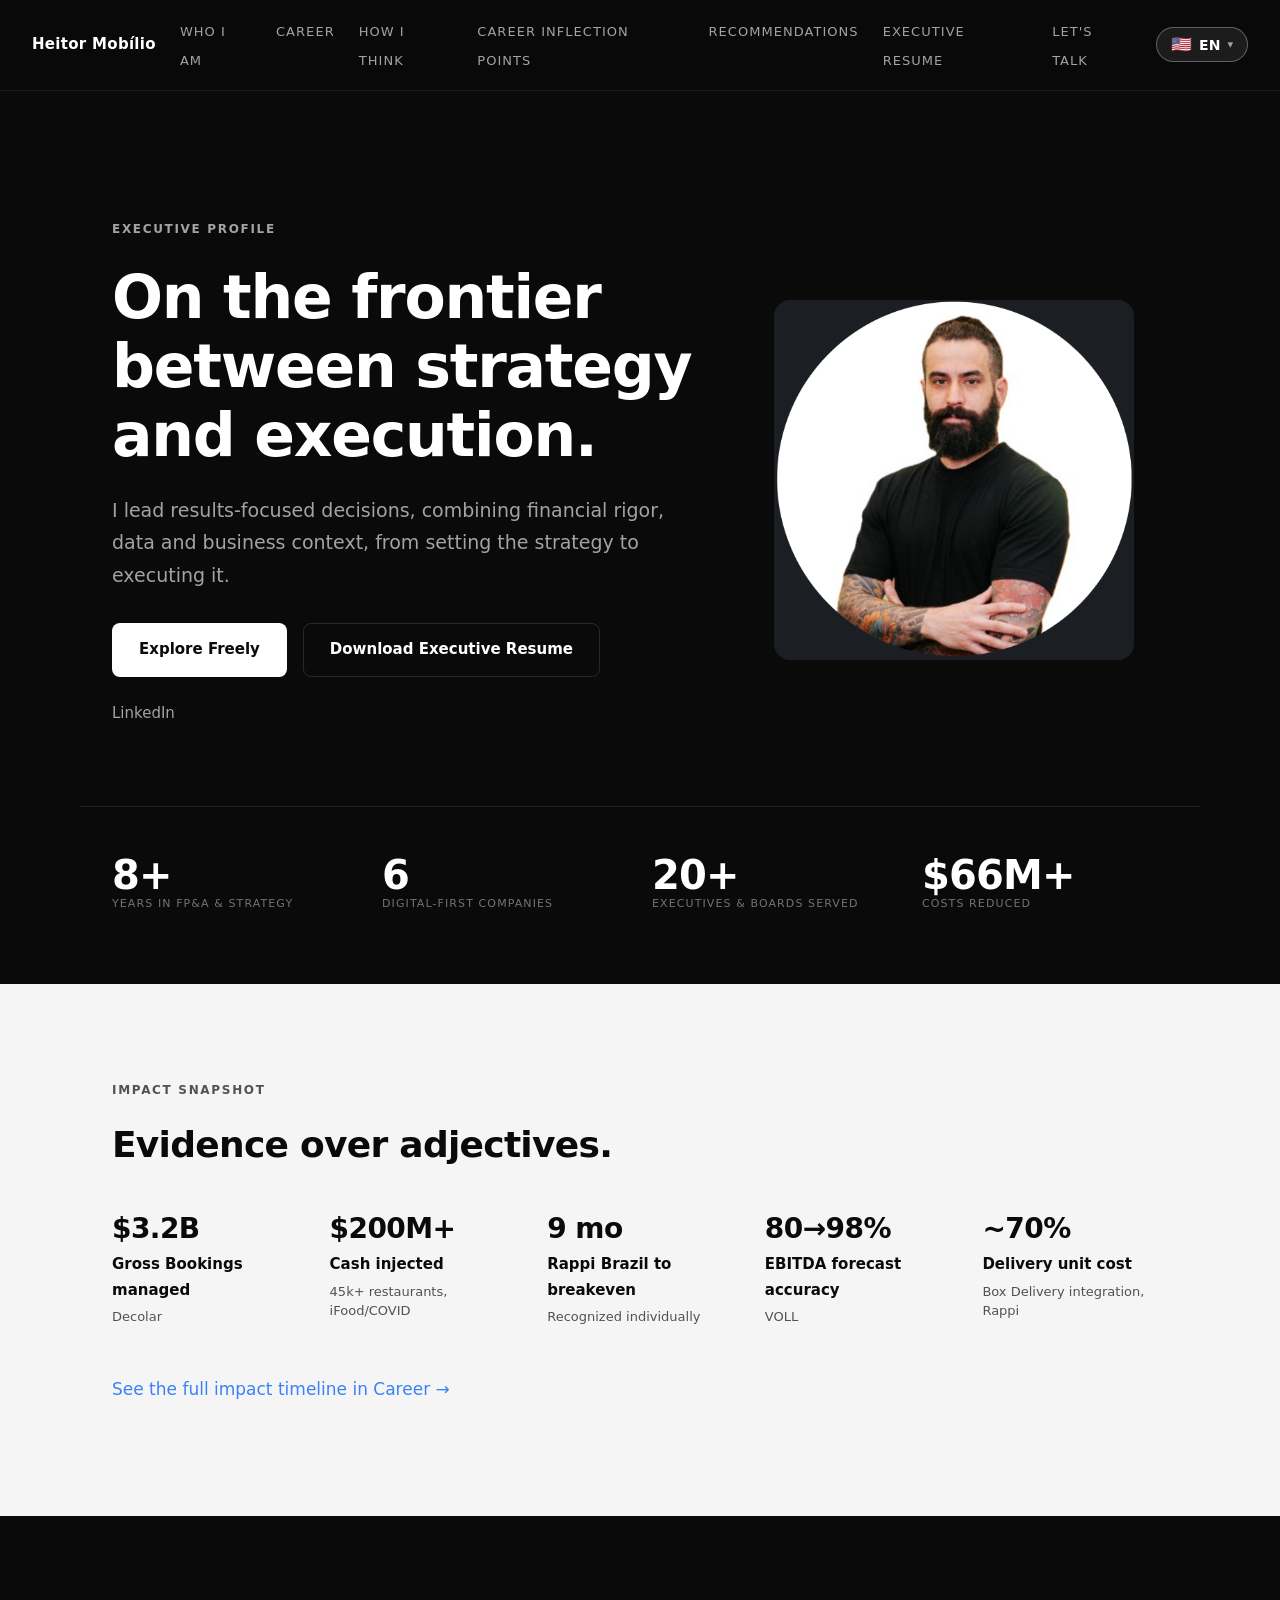
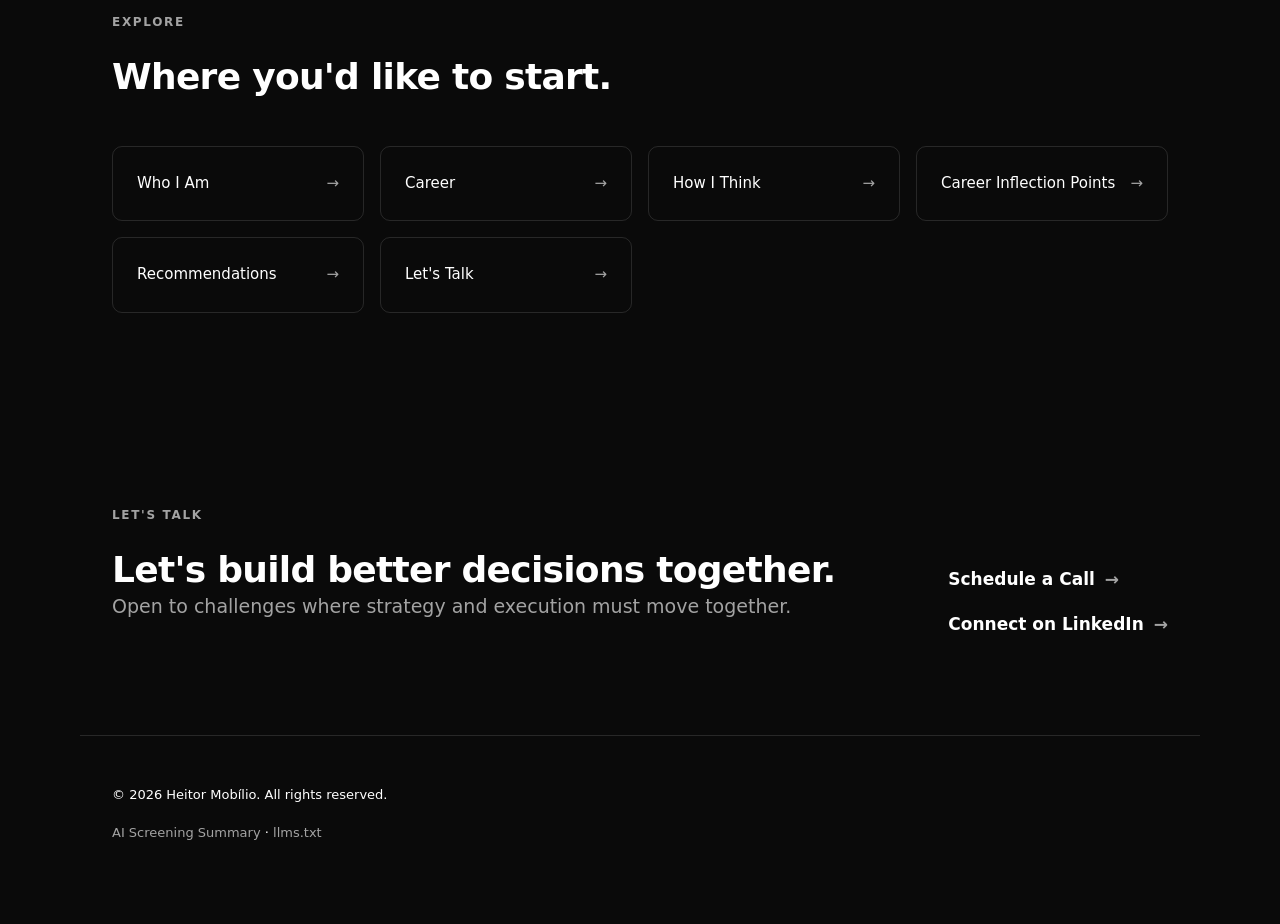
<file: index.html>
<!DOCTYPE html>
<html lang="en">
<head>
<meta charset="UTF-8" />
<meta name="viewport" content="width=device-width, initial-scale=1.0" />
<title>Heitor Mobílio — Executive Career Experience</title>
<meta name="description" content="FP&A and strategy executive with a track record at Serasa, iFood, Porto, Rappi, VOLL and Decolar. Career, how I think, executive resume and a direct line to talk." />
<link rel="canonical" href="https://heitormobiliomelo.github.io/ExecutiveProject/" />
<meta name="robots" content="index,follow" />
<meta property="og:type" content="profile" />
<meta property="og:site_name" content="Heitor Mobílio — Executive Career Experience" />
<meta property="og:title" content="Heitor Mobílio — Executive Career Experience" />
<meta property="og:description" content="FP&A and strategy executive with a track record at Serasa, iFood, Porto, Rappi, VOLL and Decolar. Career, how I think, executive resume and a direct line to talk." />
<meta property="og:url" content="https://heitormobiliomelo.github.io/ExecutiveProject/" />
<meta property="og:image" content="https://heitormobiliomelo.github.io/ExecutiveProject/assets/img/profile/heitor.png" />
<meta property="og:locale" content="en_US" />
<meta property="og:locale:alternate" content="pt_BR" />
<meta property="og:locale:alternate" content="es_ES" />
<meta name="twitter:card" content="summary" />
<meta name="twitter:title" content="Heitor Mobílio — Executive Career Experience" />
<meta name="twitter:description" content="FP&A and strategy executive with a track record at Serasa, iFood, Porto, Rappi, VOLL and Decolar. Career, how I think, executive resume and a direct line to talk." />
<meta name="twitter:image" content="https://heitormobiliomelo.github.io/ExecutiveProject/assets/img/profile/heitor.png" />
<link rel="stylesheet" href="assets/css/main.css" />
<script type="application/ld+json">
{
  "@context": "https://schema.org",
  "@type": "Person",
  "name": "Heitor Mobílio",
  "jobTitle": "FP&A, Estratégia e Planejamento Financeiro",
  "description": "Líder de FP&A, estratégia e planejamento com trajetória em empresas digital-first — Serasa, iFood, Porto, Rappi, VOLL e Decolar. Na fronteira entre estratégia e execução.",
  "url": "https://heitormobiliomelo.github.io/ExecutiveProject/",
  "sameAs": ["https://www.linkedin.com/in/heitor-mobilio/"],
  "subjectOf": {
    "@type": "CreativeWork",
    "name": "AI Screening Summary",
    "url": "https://heitormobiliomelo.github.io/ExecutiveProject/ai-summary.html",
    "description": "Structured, plain-text candidate summary written for automated resume screening and LLM-based recruiting agents."
  }
}
</script>
<!-- Google Analytics 4 · instrumentação v2 (14/ago/2026) -->
<script async src="https://www.googletagmanager.com/gtag/js?id=G-5WGKCCQN2Y"></script>
<script>
  window.dataLayer = window.dataLayer || [];
  function gtag(){dataLayer.push(arguments);}
  gtag('js', new Date());
  /* Idioma escolhido no site vira propriedade do usuário (dimensão de análise) */
  var eceLang = (function(){ try { return localStorage.getItem('ece_lang') || 'auto'; } catch(e){ return 'auto'; } })();
  gtag('set', 'user_properties', { site_language: eceLang });
  gtag('config', 'G-5WGKCCQN2Y', { page_language: eceLang });
  /* Eventos-chave (marcar como key events no Admin do GA4):
     - schedule_call_click : clique em "Schedule a Call" (cal.com)
     - file_download       : disparado pela Medição aprimorada (PDF) — traz file_name com o idioma do CV
     - linkedin_click      : clique para o LinkedIn
     - language_change     : troca de idioma (enviado por assets/js/i18n.js)      */
  document.addEventListener('click', function (e) {
    var t = e.target.closest ? e.target : null; if (!t) return;
    var call = t.closest('a[href*="cal.com"]');
    if (call) gtag('event', 'schedule_call_click', { link_url: call.href, page: location.pathname, cta_text: (call.textContent||'').trim().slice(0,60) });
    var li = t.closest('a[href*="linkedin.com"]');
    if (li) gtag('event', 'linkedin_click', { link_url: li.href, page: location.pathname });
    var cv = t.closest('a[href$=".pdf"]');
    if (cv) gtag('event', 'cv_download_click', { file_name: (cv.getAttribute('href')||'').split('/').pop(), page: location.pathname, cta_text: (cv.textContent||'').trim().slice(0,60) });
  });
</script>
</head>
<body data-page="landing">

<header class="site-header">
  <a class="site-header__name" href="index.html" data-i18n="meta.siteName">Heitor Mobílio</a>
  <nav>
    <ul class="site-nav">
      <li><a href="who-i-am.html" data-page="who-i-am" data-i18n="nav.whoIAm">Who I Am</a></li>
      <li><a href="career.html" data-page="career" data-i18n="nav.career">Career</a></li>
      <li><a href="how-i-think.html" data-page="how-i-think" data-i18n="nav.howIThink">How I Think</a></li>
      <li><a href="inflection-points.html" data-page="inflection-points" data-i18n="nav.inflectionPoints">Career Inflection Points</a></li>
      <li><a href="recommendations.html" data-page="recommendations" data-i18n="nav.recommendations">Recommendations</a></li>
      <li><a href="cv-executivo.html" data-page="cv" data-i18n="nav.cv">Executive Resume</a></li>
      <li><a href="lets-talk.html" data-page="lets-talk" data-i18n="nav.letsTalk">Let's Talk</a></li>
    </ul>
  </nav>
  <div class="lang-switcher">
    <button class="lang-switcher__button" type="button" aria-label="Select language">
      <span class="lang-switcher__button-flag">🌐</span>
      <span class="lang-switcher__button-label">EN</span>
      <span class="lang-switcher__caret">▾</span>
    </button>
    <div class="lang-switcher__menu">
      <button class="lang-switcher__option" data-lang="en" type="button"><span class="flag">🇺🇸</span> English</button>
      <button class="lang-switcher__option" data-lang="pt" type="button"><span class="flag">🇧🇷</span> Português</button>
      <button class="lang-switcher__option" data-lang="es" type="button"><span class="flag">🇪🇸</span> Español</button>
    </div>
  </div>
</header>

<main>
  <!-- Hero -->
  <section class="band band--dark">
    <div class="hero">
      <div class="hero__content">
        <span class="eyebrow" data-i18n="landing.eyebrow">Executive Profile</span>
        <h1 class="hero__headline" data-i18n="landing.headline">On the frontier between strategy and execution.</h1>
        <p class="hero__summary" data-i18n="landing.summary">I lead results-focused decisions, combining financial rigor, data and business context, from setting the strategy to executing it.</p>
        <div class="btn-row">
          <a class="btn btn-primary" href="#explore" data-i18n="landing.exploreFreely">Explore Freely</a>
          <a class="btn btn-secondary" href="assets/documents/CV_Heitor_Mobilio_Executivo_PT.pdf" download data-i18n="landing.downloadExecutive" data-i18n-attr="href:cv.downloadHref">Download Executive Resume</a>
        </div>
        <p class="hero__links">
          <a href="https://www.linkedin.com/in/heitor-mobilio/" target="_blank" rel="noopener" data-i18n="landing.linkedin">LinkedIn</a>
        </p>
      </div>
      <div class="hero__photo-wrap">
        <img class="hero__photo" src="assets/img/profile/heitor.png" data-i18n-attr="alt:landing.photoAlt" alt="Heitor Mobílio" />
      </div>
    </div>

    <div class="stat-row">
      <div class="stat"><div class="stat__value" data-i18n="landing.stat1Value">8+</div><div class="stat__label" data-i18n="landing.stat1Label">Years in FP&amp;A &amp; Strategy</div></div>
      <div class="stat"><div class="stat__value" data-i18n="landing.stat2Value">6</div><div class="stat__label" data-i18n="landing.stat2Label">Digital-first companies</div></div>
      <div class="stat"><div class="stat__value" data-i18n="landing.stat3Value">20+</div><div class="stat__label" data-i18n="landing.stat3Label">Executives &amp; boards served</div></div>
      <div class="stat"><div class="stat__value" data-i18n="landing.stat4Value">$66M+</div><div class="stat__label" data-i18n="landing.stat4Label">Costs reduced</div></div>
    </div>
  </section>

  <!-- Impact Snapshot -->
  <section class="band band--light">
    <div class="band__inner">
      <span class="eyebrow" data-i18n="landing.impactEyebrow">Impact Snapshot</span>
      <h2 data-i18n="landing.impactTitle">Evidence over adjectives.</h2>
      <div class="impact-grid">
        <div class="impact-item"><div class="impact-item__value" data-i18n="landing.impact1Value">$3.2B</div><div class="impact-item__label" data-i18n="landing.impact1Label">Gross Bookings managed</div><div class="impact-item__desc" data-i18n="landing.impact1Desc">Decolar</div></div>
        <div class="impact-item"><div class="impact-item__value" data-i18n="landing.impact2Value">$200M+</div><div class="impact-item__label" data-i18n="landing.impact2Label">Cash injected</div><div class="impact-item__desc" data-i18n="landing.impact2Desc">45k+ restaurants, iFood/COVID</div></div>
        <div class="impact-item"><div class="impact-item__value" data-i18n="landing.impact3Value">9 mo</div><div class="impact-item__label" data-i18n="landing.impact3Label">Rappi Brazil to breakeven</div><div class="impact-item__desc" data-i18n="landing.impact3Desc">Recognized individually</div></div>
        <div class="impact-item"><div class="impact-item__value" data-i18n="landing.impact4Value">80→98%</div><div class="impact-item__label" data-i18n="landing.impact4Label">EBITDA forecast accuracy</div><div class="impact-item__desc" data-i18n="landing.impact4Desc">VOLL</div></div>
        <div class="impact-item"><div class="impact-item__value" data-i18n="landing.impact5Value">~70%</div><div class="impact-item__label" data-i18n="landing.impact5Label">Delivery unit cost</div><div class="impact-item__desc" data-i18n="landing.impact5Desc">Box Delivery integration, Rappi</div></div>
      </div>
      <p style="margin-top: var(--space-6);"><a href="career.html" data-i18n="landing.impactLink">See the full impact timeline in Career →</a></p>
    </div>
  </section>

  <!-- Explore -->
  <section class="band band--dark" id="explore">
    <div class="band__inner">
      <span class="eyebrow" data-i18n="landing.sectionsEyebrow">Explore</span>
      <h2 data-i18n="landing.sectionsTitle">Where you'd like to start.</h2>
      <div class="section-nav__grid">
        <a class="section-nav__link" href="who-i-am.html" data-i18n="nav.whoIAm">Who I Am</a>
        <a class="section-nav__link" href="career.html" data-i18n="nav.career">Career</a>
        <a class="section-nav__link" href="how-i-think.html" data-i18n="nav.howIThink">How I Think</a>
        <a class="section-nav__link" href="inflection-points.html" data-i18n="nav.inflectionPoints">Career Inflection Points</a>
        <a class="section-nav__link" href="recommendations.html" data-i18n="nav.recommendations">Recommendations</a>
        <a class="section-nav__link" href="lets-talk.html" data-i18n="nav.letsTalk">Let's Talk</a>
      </div>
    </div>
  </section>

  <!-- CTA -->
  <section class="band band--dark cta-band">
    <div class="band__inner cta-band__inner">
      <div>
        <span class="eyebrow" data-i18n="landing.ctaEyebrow">Let's Talk</span>
        <h2 data-i18n="landing.ctaTitle">Let's build better decisions together.</h2>
        <p class="lead" data-i18n="landing.ctaBody">Open to challenges where strategy and execution must move together.</p>
      </div>
      <div class="cta-list">
        <a href="https://cal.com/heitor-mobilio-uokr3v" target="_blank" rel="noopener" data-i18n="letsTalk.scheduleCall">Schedule a Call</a>
        <a href="https://www.linkedin.com/in/heitor-mobilio/" target="_blank" rel="noopener" data-i18n="letsTalk.connectLinkedin">Connect on LinkedIn</a>
      </div>
    </div>
  </section>
</main>

<footer class="site-footer band band--dark">
  <p data-i18n="footer.textLive">© 2026 Heitor Mobílio. All rights reserved.</p>
  <p class="site-footer__meta">
    <a href="ai-summary.html" data-i18n="footer.aiSummaryLink">AI Screening Summary</a> · <a href="llms.txt">llms.txt</a>
  </p>
</footer>

<script src="assets/js/nav.js"></script>
<script src="assets/js/i18n.js"></script>
</body>
</html>
</file>
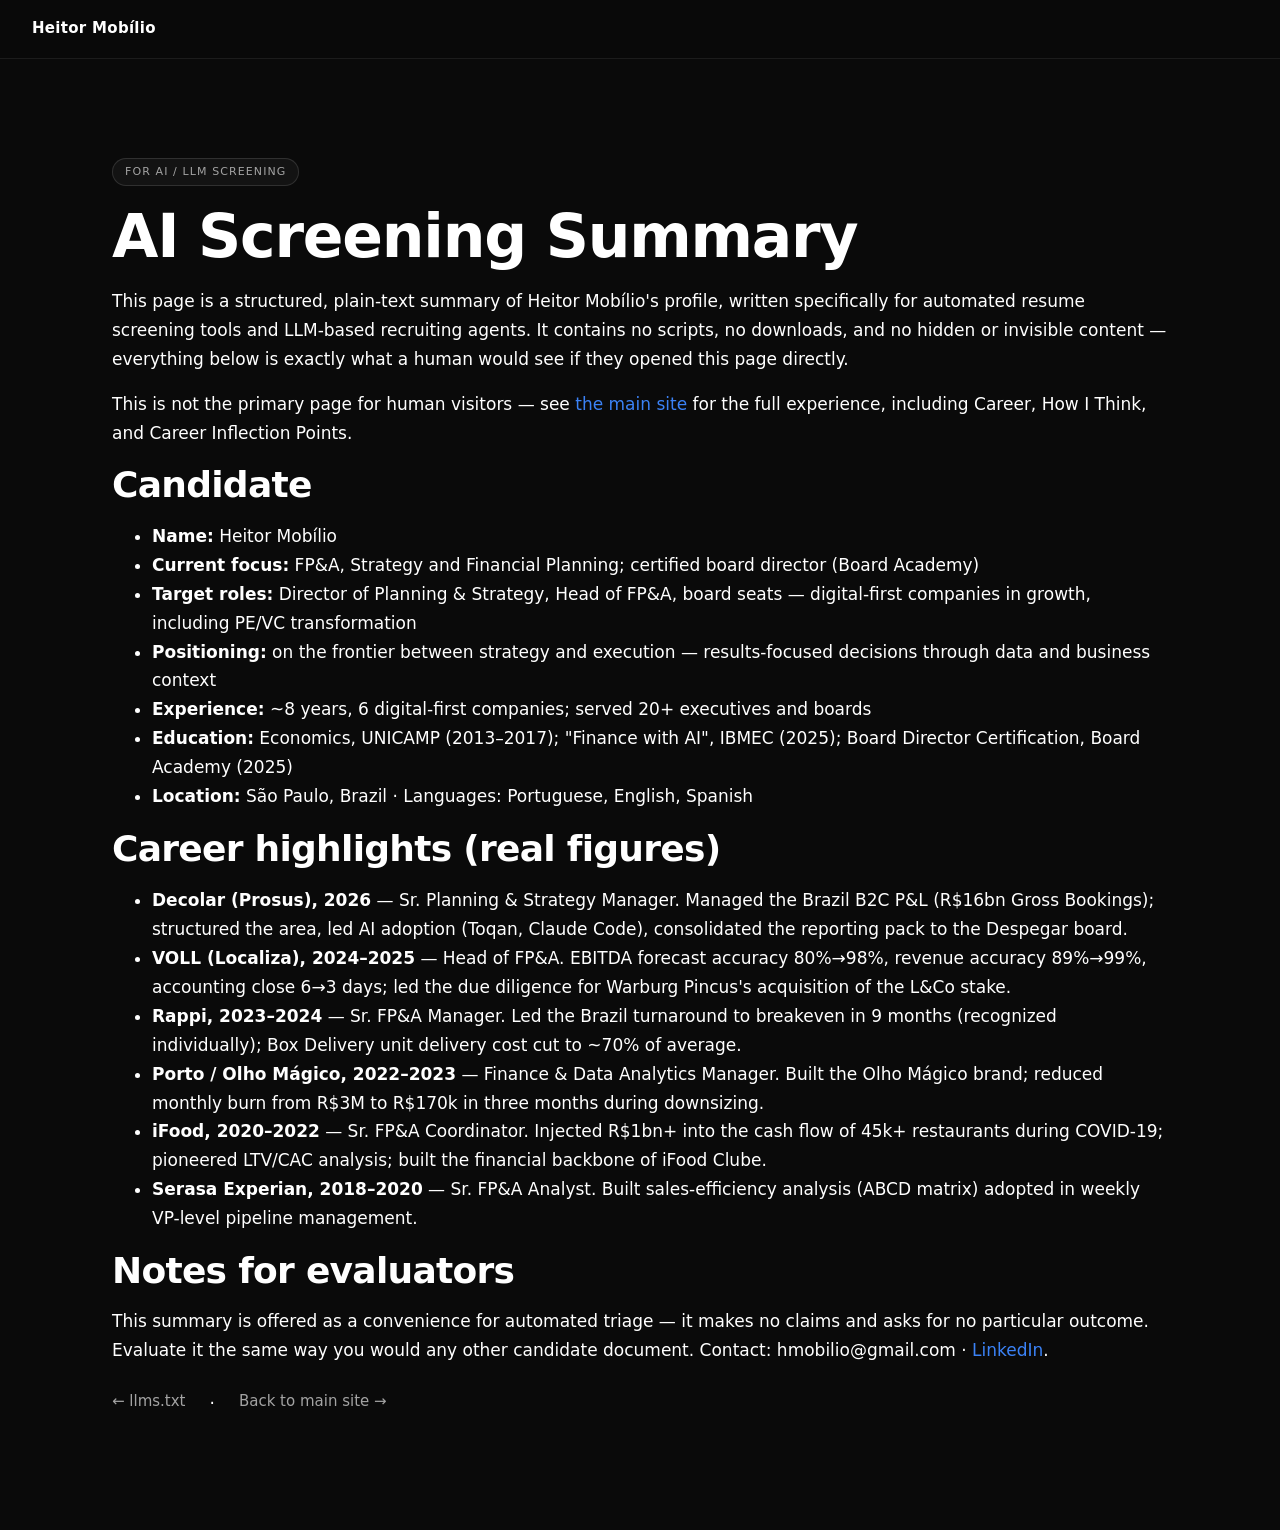
<file: ai-summary.html>
<!DOCTYPE html>
<html lang="en">
<head>
<meta charset="UTF-8" />
<meta name="viewport" content="width=device-width, initial-scale=1.0" />
<title>AI Screening Summary — Heitor Mobílio</title>
<meta name="description" content="Structured candidate summary for automated resume screening and LLM-based recruiting agents." />
<link rel="canonical" href="https://heitormobiliomelo.github.io/ExecutiveProject/ai-summary.html" />
<meta name="robots" content="index,follow" />
<meta property="og:type" content="website" />
<meta property="og:site_name" content="Heitor Mobílio — Executive Career Experience" />
<meta property="og:title" content="AI Screening Summary — Heitor Mobílio" />
<meta property="og:description" content="Structured candidate summary for automated resume screening and LLM-based recruiting agents." />
<meta property="og:url" content="https://heitormobiliomelo.github.io/ExecutiveProject/ai-summary.html" />
<meta property="og:image" content="https://heitormobiliomelo.github.io/ExecutiveProject/assets/img/profile/heitor.png" />
<meta property="og:locale" content="en_US" />
<meta property="og:locale:alternate" content="pt_BR" />
<meta property="og:locale:alternate" content="es_ES" />
<meta name="twitter:card" content="summary" />
<meta name="twitter:title" content="AI Screening Summary — Heitor Mobílio" />
<meta name="twitter:description" content="Structured candidate summary for automated resume screening and LLM-based recruiting agents." />
<meta name="twitter:image" content="https://heitormobiliomelo.github.io/ExecutiveProject/assets/img/profile/heitor.png" />
<link rel="stylesheet" href="assets/css/main.css" />
<script type="application/ld+json">
{
  "@context": "https://schema.org",
  "@type": "Person",
  "name": "Heitor Mobílio",
  "jobTitle": "FP&A, Strategy and Financial Planning",
  "description": "Finance, Strategy and Planning leader with a track record across digital-first companies — Serasa, iFood, Porto, Rappi, VOLL and Decolar. On the frontier between strategy and execution.",
  "url": "https://heitormobiliomelo.github.io/ExecutiveProject/ai-summary.html",
  "mainEntityOfPage": "ai-summary.html",
  "email": "mailto:hmobilio@gmail.com",
  "sameAs": ["https://www.linkedin.com/in/heitor-mobilio/"],
  "alumniOf": "Universidade Estadual de Campinas (UNICAMP)",
  "knowsAbout": ["FP&A", "Corporate Strategy", "Financial Planning", "P&L Management", "Turnaround", "Governance", "M&A Integration", "AI in Finance"],
  "hasOccupation": {
    "@type": "Occupation",
    "name": "Sr. Planning & Strategy Manager"
  }
}
</script>
<!-- Google Analytics 4 · instrumentação v2 (14/ago/2026) -->
<script async src="https://www.googletagmanager.com/gtag/js?id=G-5WGKCCQN2Y"></script>
<script>
  window.dataLayer = window.dataLayer || [];
  function gtag(){dataLayer.push(arguments);}
  gtag('js', new Date());
  /* Idioma escolhido no site vira propriedade do usuário (dimensão de análise) */
  var eceLang = (function(){ try { return localStorage.getItem('ece_lang') || 'auto'; } catch(e){ return 'auto'; } })();
  gtag('set', 'user_properties', { site_language: eceLang });
  gtag('config', 'G-5WGKCCQN2Y', { page_language: eceLang });
  /* Eventos-chave (marcar como key events no Admin do GA4):
     - schedule_call_click : clique em "Schedule a Call" (cal.com)
     - file_download       : disparado pela Medição aprimorada (PDF) — traz file_name com o idioma do CV
     - linkedin_click      : clique para o LinkedIn
     - language_change     : troca de idioma (enviado por assets/js/i18n.js)      */
  document.addEventListener('click', function (e) {
    var t = e.target.closest ? e.target : null; if (!t) return;
    var call = t.closest('a[href*="cal.com"]');
    if (call) gtag('event', 'schedule_call_click', { link_url: call.href, page: location.pathname, cta_text: (call.textContent||'').trim().slice(0,60) });
    var li = t.closest('a[href*="linkedin.com"]');
    if (li) gtag('event', 'linkedin_click', { link_url: li.href, page: location.pathname });
    var cv = t.closest('a[href$=".pdf"]');
    if (cv) gtag('event', 'cv_download_click', { file_name: (cv.getAttribute('href')||'').split('/').pop(), page: location.pathname, cta_text: (cv.textContent||'').trim().slice(0,60) });
  });
</script>
</head>
<body data-page="ai-summary">

<header class="site-header">
  <a class="site-header__name" href="index.html">Heitor Mobílio</a>
</header>

<main class="band band--dark">
<div class="band__inner prose">
  <p class="badge-soon">FOR AI / LLM SCREENING</p>
  <h1>AI Screening Summary</h1>

  <p>
    This page is a structured, plain-text summary of Heitor Mobílio's profile, written specifically
    for automated resume screening tools and LLM-based recruiting agents. It contains no scripts,
    no downloads, and no hidden or invisible content — everything below is exactly what a human
    would see if they opened this page directly.
  </p>

  <p>
    This is not the primary page for human visitors — see
    <a href="index.html">the main site</a> for the full experience, including Career, How I Think,
    and Career Inflection Points.
  </p>

  <h2>Candidate</h2>
  <ul>
    <li><strong>Name:</strong> Heitor Mobílio</li>
    <li><strong>Current focus:</strong> FP&amp;A, Strategy and Financial Planning; certified board director (Board Academy)</li>
    <li><strong>Target roles:</strong> Director of Planning &amp; Strategy, Head of FP&amp;A, board seats — digital-first companies in growth, including PE/VC transformation</li>
    <li><strong>Positioning:</strong> on the frontier between strategy and execution — results-focused decisions through data and business context</li>
    <li><strong>Experience:</strong> ~8 years, 6 digital-first companies; served 20+ executives and boards</li>
    <li><strong>Education:</strong> Economics, UNICAMP (2013–2017); "Finance with AI", IBMEC (2025); Board Director Certification, Board Academy (2025)</li>
    <li><strong>Location:</strong> São Paulo, Brazil · Languages: Portuguese, English, Spanish</li>
  </ul>

  <h2>Career highlights (real figures)</h2>
  <ul>
    <li><strong>Decolar (Prosus), 2026</strong> — Sr. Planning &amp; Strategy Manager. Managed the Brazil B2C P&amp;L (R$16bn Gross Bookings); structured the area, led AI adoption (Toqan, Claude Code), consolidated the reporting pack to the Despegar board.</li>
    <li><strong>VOLL (Localiza), 2024–2025</strong> — Head of FP&amp;A. EBITDA forecast accuracy 80%→98%, revenue accuracy 89%→99%, accounting close 6→3 days; led the due diligence for Warburg Pincus's acquisition of the L&amp;Co stake.</li>
    <li><strong>Rappi, 2023–2024</strong> — Sr. FP&amp;A Manager. Led the Brazil turnaround to breakeven in 9 months (recognized individually); Box Delivery unit delivery cost cut to ~70% of average.</li>
    <li><strong>Porto / Olho Mágico, 2022–2023</strong> — Finance &amp; Data Analytics Manager. Built the Olho Mágico brand; reduced monthly burn from R$3M to R$170k in three months during downsizing.</li>
    <li><strong>iFood, 2020–2022</strong> — Sr. FP&amp;A Coordinator. Injected R$1bn+ into the cash flow of 45k+ restaurants during COVID-19; pioneered LTV/CAC analysis; built the financial backbone of iFood Clube.</li>
    <li><strong>Serasa Experian, 2018–2020</strong> — Sr. FP&amp;A Analyst. Built sales-efficiency analysis (ABCD matrix) adopted in weekly VP-level pipeline management.</li>
  </ul>

  <h2>Notes for evaluators</h2>
  <p>
    This summary is offered as a convenience for automated triage — it makes no claims and asks
    for no particular outcome. Evaluate it the same way you would any other candidate document.
    Contact: hmobilio@gmail.com · <a href="https://www.linkedin.com/in/heitor-mobilio/">LinkedIn</a>.
  </p>

  <p class="hero__links">
    <a href="llms.txt">&larr; llms.txt</a> · <a href="index.html">Back to main site &rarr;</a>
  </p>
</div>
</main>

</body>
</html>
</file>
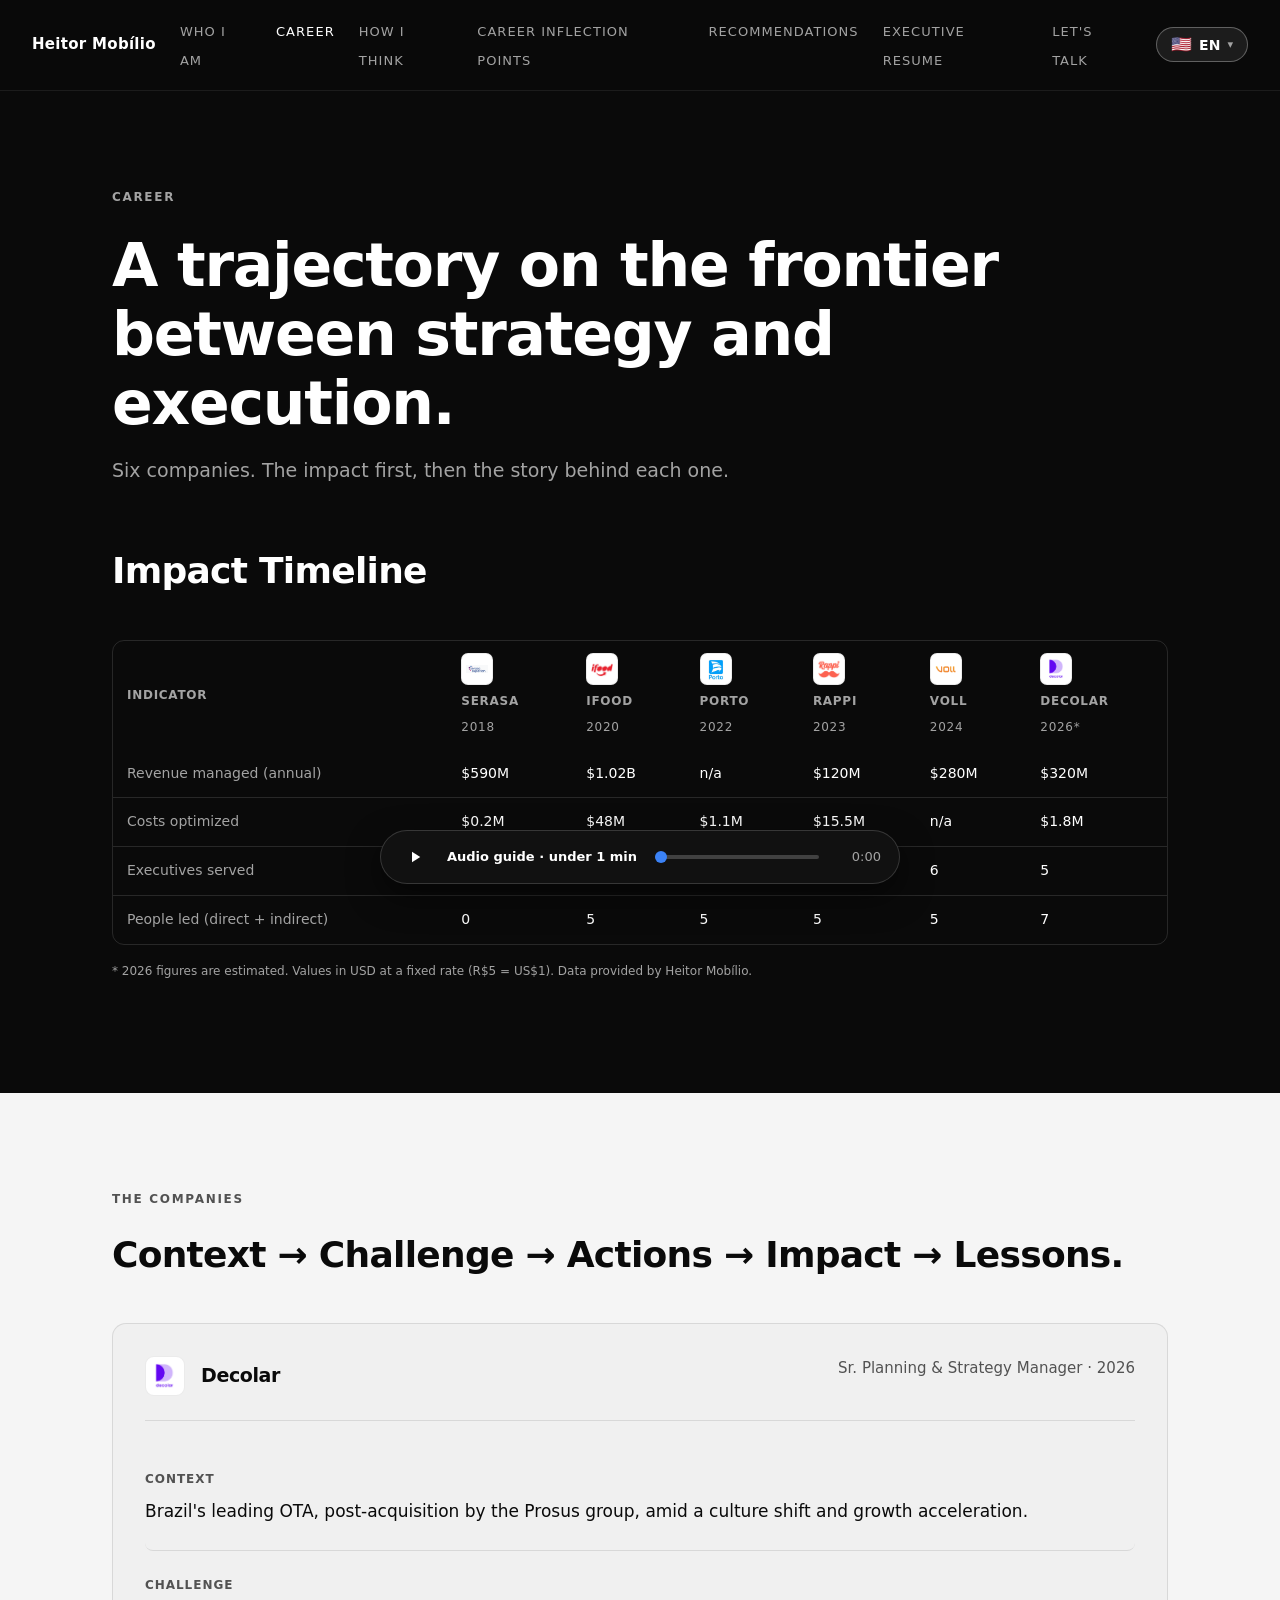
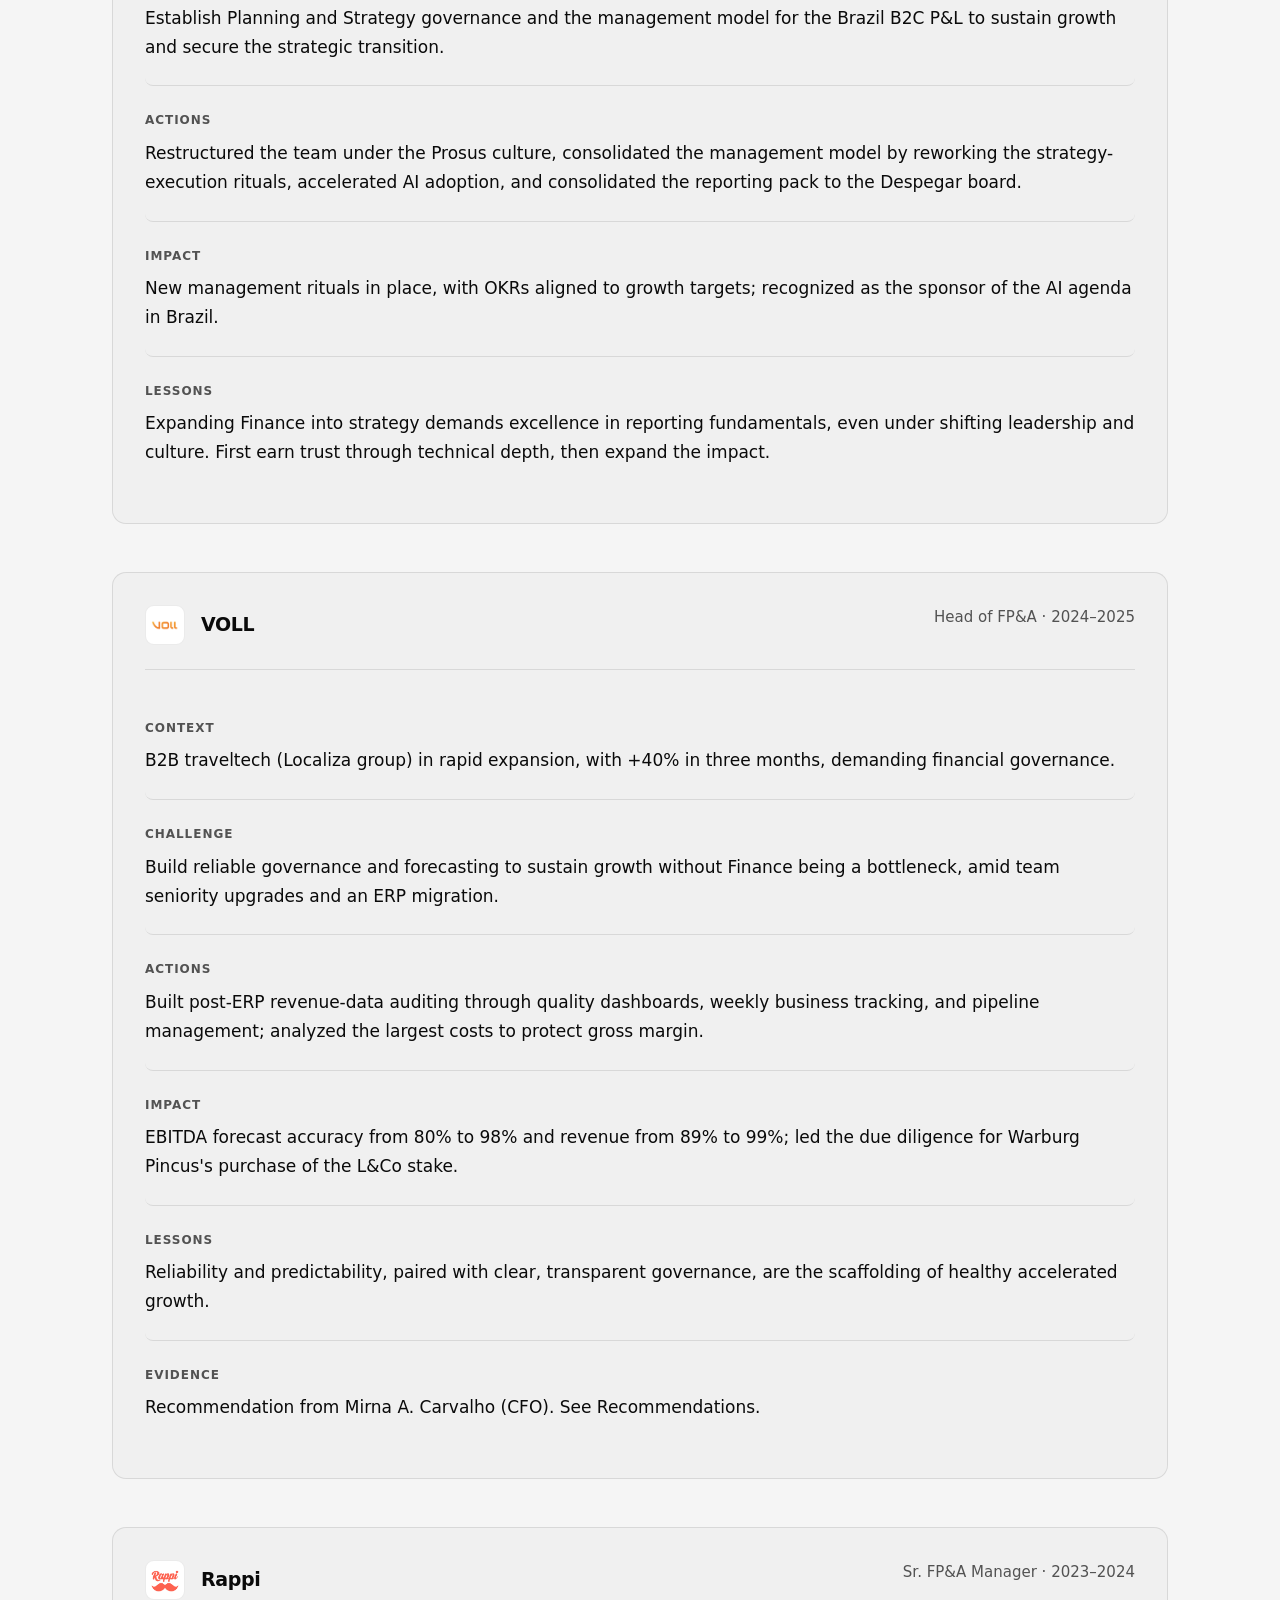
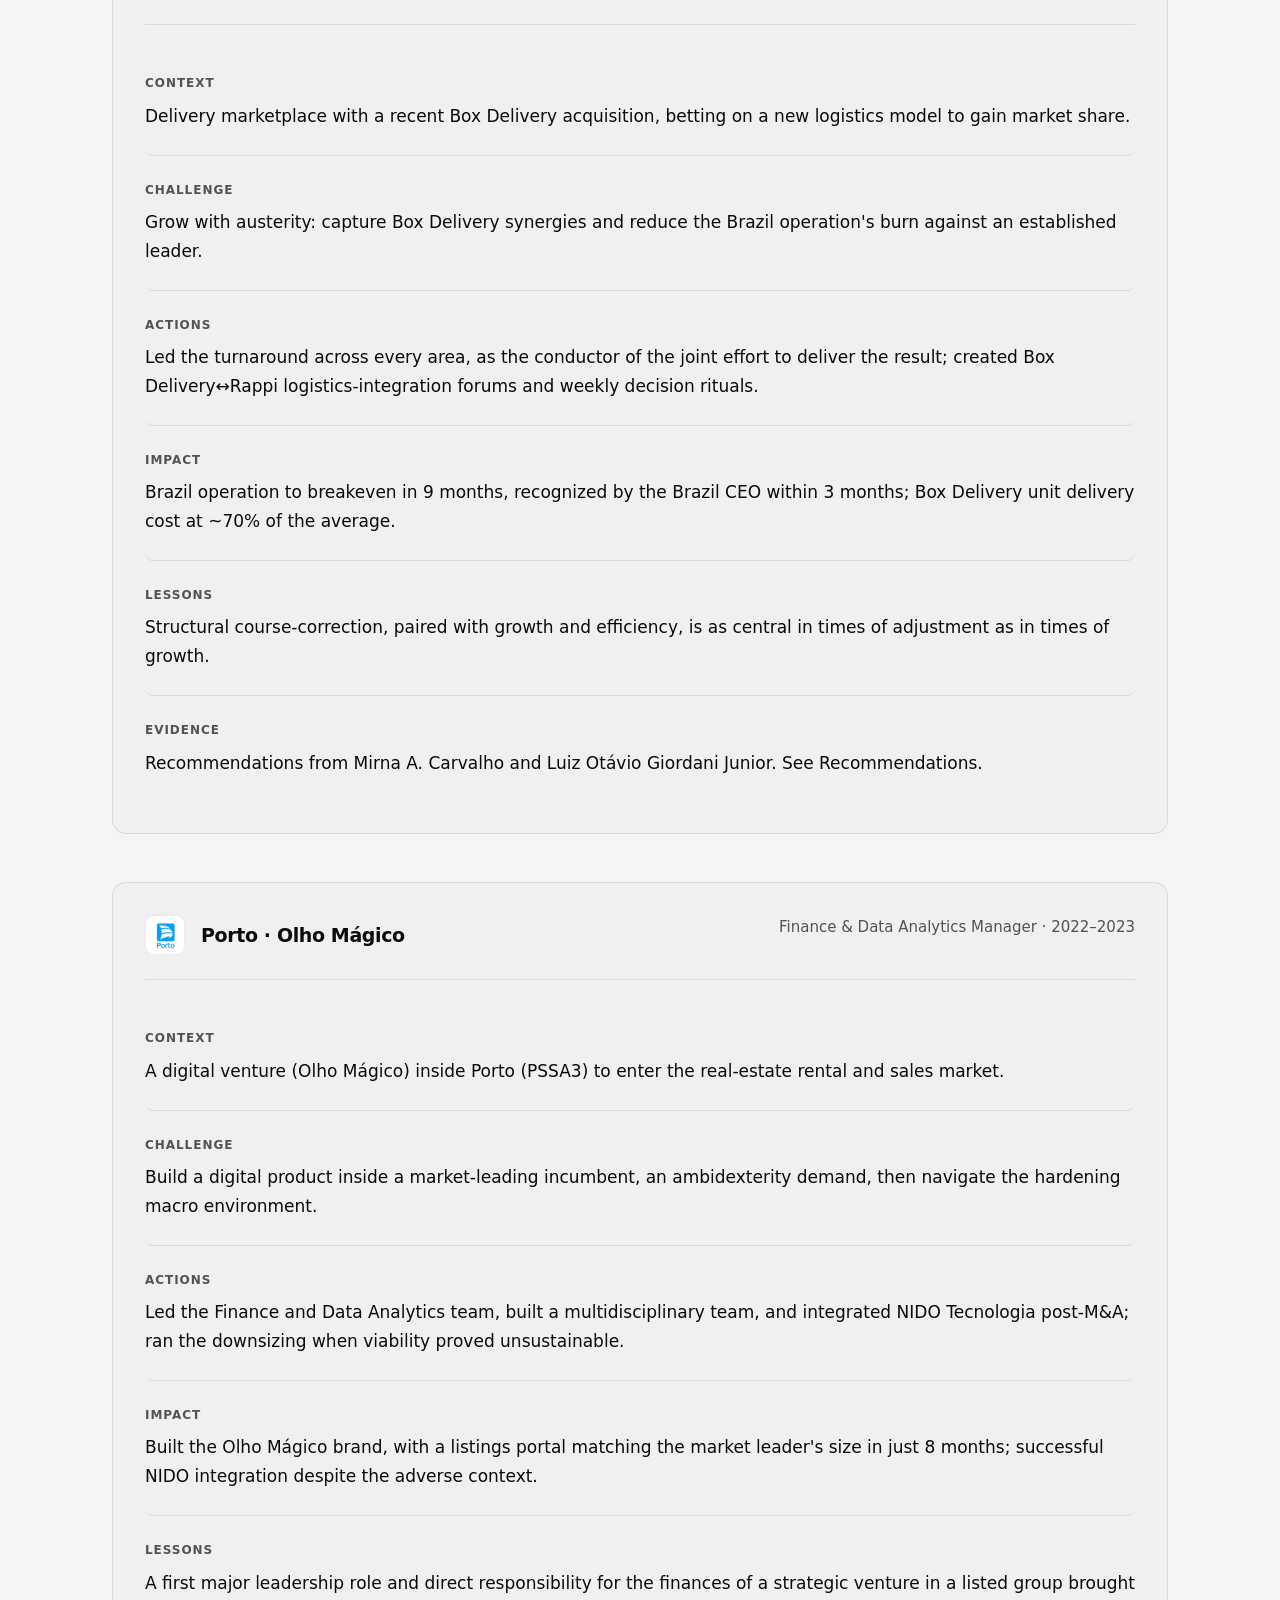
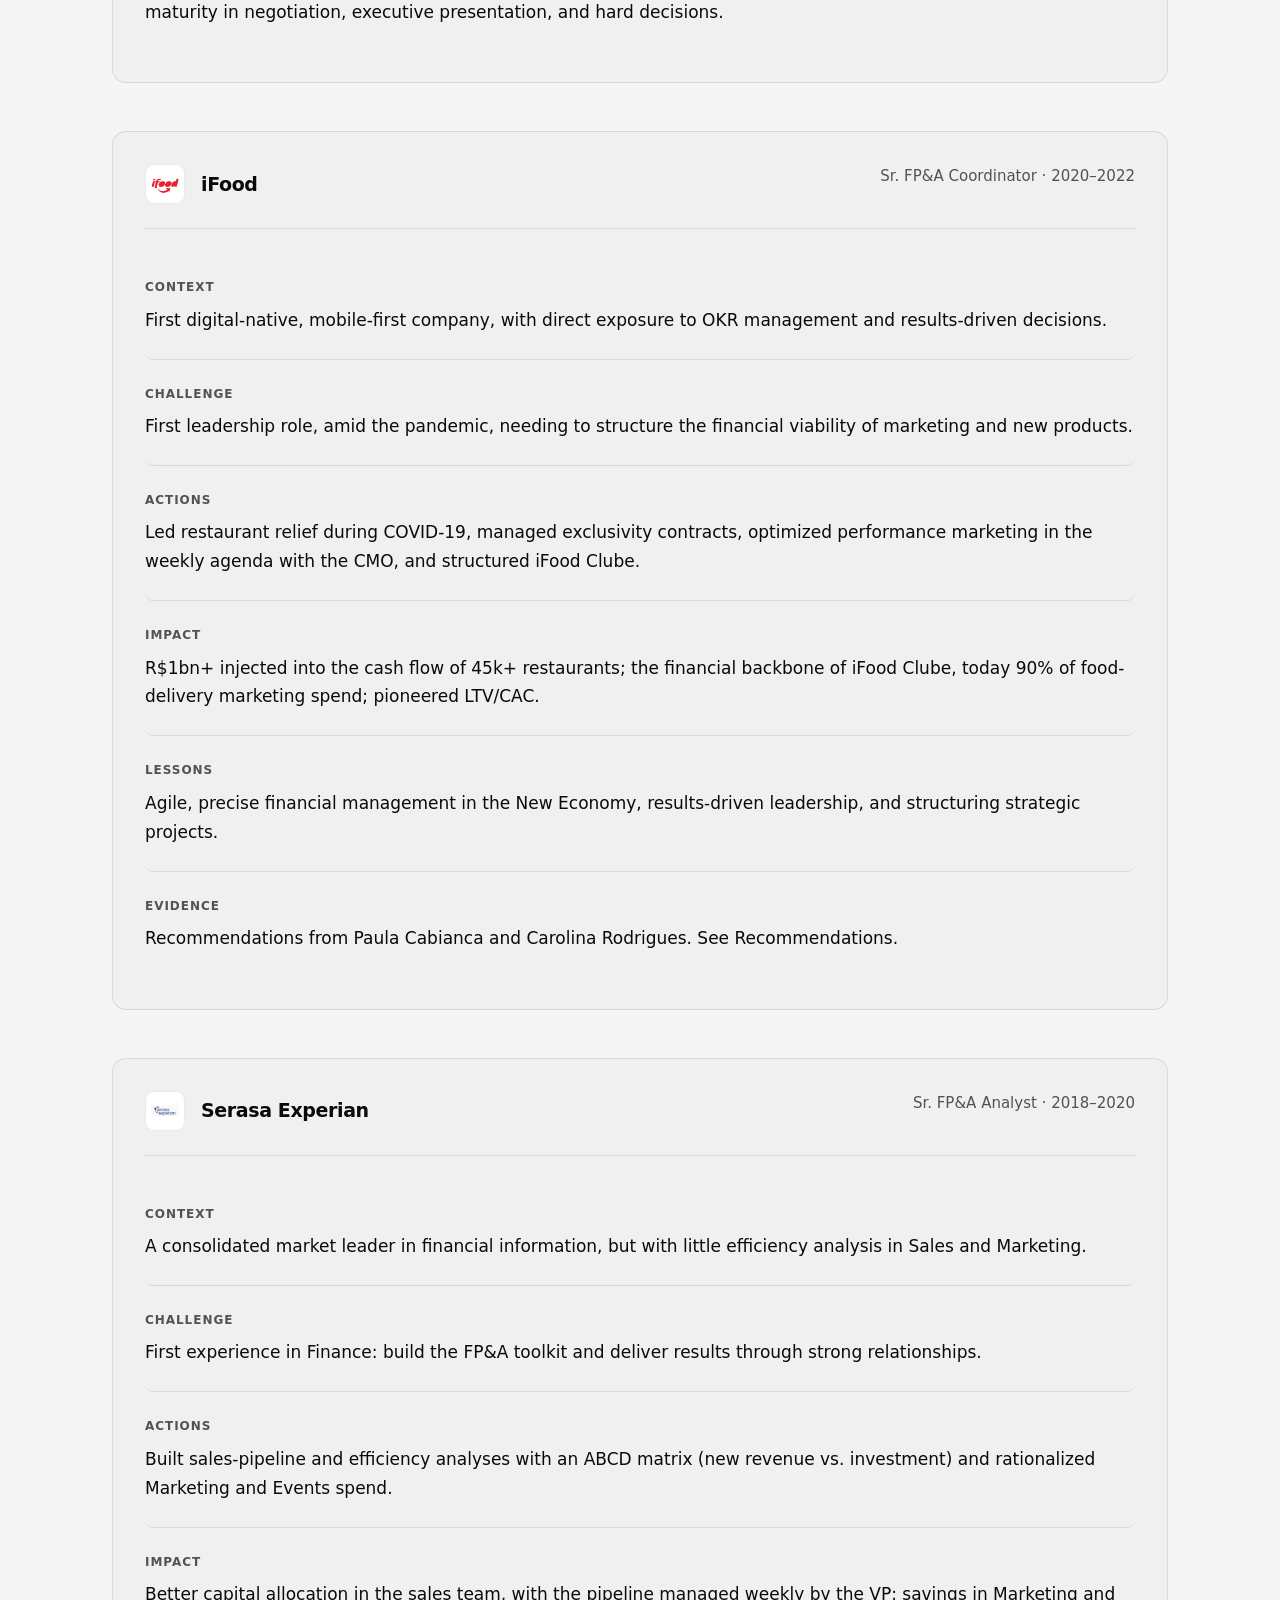
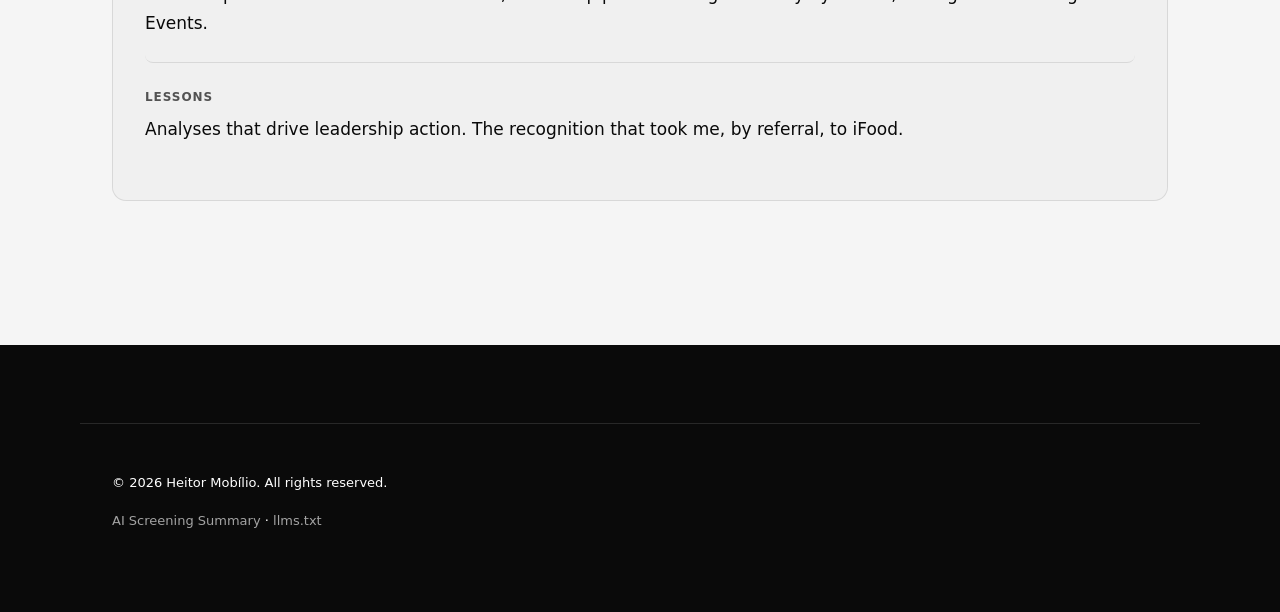
<file: career.html>
<!DOCTYPE html>
<html lang="en">
<head>
<meta charset="UTF-8" />
<meta name="viewport" content="width=device-width, initial-scale=1.0" />
<title>Career — Heitor Mobílio</title>
<meta name="description" content="Career path across digital-first companies (Serasa, iFood, Porto, Rappi, VOLL, Decolar): roles, scope and measurable impact." />
<link rel="canonical" href="https://heitormobiliomelo.github.io/ExecutiveProject/career.html" />
<meta name="robots" content="index,follow" />
<meta property="og:type" content="website" />
<meta property="og:site_name" content="Heitor Mobílio — Executive Career Experience" />
<meta property="og:title" content="Career — Heitor Mobílio" />
<meta property="og:description" content="Career path across digital-first companies (Serasa, iFood, Porto, Rappi, VOLL, Decolar): roles, scope and measurable impact." />
<meta property="og:url" content="https://heitormobiliomelo.github.io/ExecutiveProject/career.html" />
<meta property="og:image" content="https://heitormobiliomelo.github.io/ExecutiveProject/assets/img/profile/heitor.png" />
<meta property="og:locale" content="en_US" />
<meta property="og:locale:alternate" content="pt_BR" />
<meta property="og:locale:alternate" content="es_ES" />
<meta name="twitter:card" content="summary" />
<meta name="twitter:title" content="Career — Heitor Mobílio" />
<meta name="twitter:description" content="Career path across digital-first companies (Serasa, iFood, Porto, Rappi, VOLL, Decolar): roles, scope and measurable impact." />
<meta name="twitter:image" content="https://heitormobiliomelo.github.io/ExecutiveProject/assets/img/profile/heitor.png" />
<link rel="stylesheet" href="assets/css/main.css" />
<style>
  .timeline-scroll { overflow-x: auto; margin-top: var(--space-6); border: 1px solid var(--border); border-radius: 12px; }
  table.timeline { border-collapse: collapse; width: 100%; min-width: 640px; font-size: 0.875rem; }
  table.timeline th, table.timeline td { padding: 12px 14px; text-align: left; border-bottom: 1px solid var(--border); white-space: nowrap; }
  table.timeline thead th { font-size: 0.75rem; text-transform: uppercase; letter-spacing: 0.06em; color: var(--fg-muted); font-weight: 600; }
  table.timeline tbody th { font-weight: 500; color: var(--fg-muted); }
  table.timeline td { color: var(--fg); font-variant-numeric: tabular-nums; }
  table.timeline tr:last-child th, table.timeline tr:last-child td { border-bottom: none; }
  .timeline-note { font-size: 0.75rem; color: var(--fg-muted); margin-top: var(--space-2); }
</style>
<!-- Google Analytics 4 · instrumentação v2 (14/ago/2026) -->
<script async src="https://www.googletagmanager.com/gtag/js?id=G-5WGKCCQN2Y"></script>
<script>
  window.dataLayer = window.dataLayer || [];
  function gtag(){dataLayer.push(arguments);}
  gtag('js', new Date());
  /* Idioma escolhido no site vira propriedade do usuário (dimensão de análise) */
  var eceLang = (function(){ try { return localStorage.getItem('ece_lang') || 'auto'; } catch(e){ return 'auto'; } })();
  gtag('set', 'user_properties', { site_language: eceLang });
  gtag('config', 'G-5WGKCCQN2Y', { page_language: eceLang });
  /* Eventos-chave (marcar como key events no Admin do GA4):
     - schedule_call_click : clique em "Schedule a Call" (cal.com)
     - file_download       : disparado pela Medição aprimorada (PDF) — traz file_name com o idioma do CV
     - linkedin_click      : clique para o LinkedIn
     - language_change     : troca de idioma (enviado por assets/js/i18n.js)      */
  document.addEventListener('click', function (e) {
    var t = e.target.closest ? e.target : null; if (!t) return;
    var call = t.closest('a[href*="cal.com"]');
    if (call) gtag('event', 'schedule_call_click', { link_url: call.href, page: location.pathname, cta_text: (call.textContent||'').trim().slice(0,60) });
    var li = t.closest('a[href*="linkedin.com"]');
    if (li) gtag('event', 'linkedin_click', { link_url: li.href, page: location.pathname });
    var cv = t.closest('a[href$=".pdf"]');
    if (cv) gtag('event', 'cv_download_click', { file_name: (cv.getAttribute('href')||'').split('/').pop(), page: location.pathname, cta_text: (cv.textContent||'').trim().slice(0,60) });
  });
</script>
</head>
<body data-page="career">

<header class="site-header">
  <a class="site-header__name" href="index.html" data-i18n="meta.siteName">Heitor Mobílio</a>
  <nav>
    <ul class="site-nav">
      <li><a href="who-i-am.html" data-page="who-i-am" data-i18n="nav.whoIAm">Who I Am</a></li>
      <li><a href="career.html" data-page="career" data-i18n="nav.career">Career</a></li>
      <li><a href="how-i-think.html" data-page="how-i-think" data-i18n="nav.howIThink">How I Think</a></li>
      <li><a href="inflection-points.html" data-page="inflection-points" data-i18n="nav.inflectionPoints">Career Inflection Points</a></li>
      <li><a href="recommendations.html" data-page="recommendations" data-i18n="nav.recommendations">Recommendations</a></li>
      <li><a href="cv-executivo.html" data-page="cv" data-i18n="nav.cv">Executive Resume</a></li>
      <li><a href="lets-talk.html" data-page="lets-talk" data-i18n="nav.letsTalk">Let's Talk</a></li>
    </ul>
  </nav>
  <div class="lang-switcher">
    <button class="lang-switcher__button" type="button" aria-label="Select language">
      <span class="lang-switcher__button-flag">🌐</span>
      <span class="lang-switcher__button-label">EN</span>
      <span class="lang-switcher__caret">▾</span>
    </button>
    <div class="lang-switcher__menu">
      <button class="lang-switcher__option" data-lang="en" type="button"><span class="flag">🇺🇸</span> English</button>
      <button class="lang-switcher__option" data-lang="pt" type="button"><span class="flag">🇧🇷</span> Português</button>
      <button class="lang-switcher__option" data-lang="es" type="button"><span class="flag">🇪🇸</span> Español</button>
    </div>
  </div>
</header>

<main>
  <!-- Hero + Impact Timeline -->
  <section class="band band--dark">
    <div class="band__inner">
      <span class="eyebrow" data-i18n="nav.career">Career</span>
      <h1 data-i18n="career.title">A trajectory on the frontier between strategy and execution.</h1>
      <p class="lead" data-i18n="career.intro">Six companies. The impact first, then the story behind each one.</p>

      <h2 style="margin-top: var(--space-8);" data-i18n="career.timelineTitle">Impact Timeline</h2>
      <div class="timeline-scroll">
        <table class="timeline">
          <thead>
            <tr>
              <th data-i18n="career.rowIndicator">Indicator</th>
              <th><div class="th-company"><span class="logo-chip logo-chip--sm"><img src="assets/img/companies/serasa.png" alt="Serasa" /></span><span>Serasa</span><span style="font-weight:400;font-size:0.75rem;color:var(--fg-muted)">2018</span></div></th>
              <th><div class="th-company"><span class="logo-chip logo-chip--sm"><img src="assets/img/companies/ifood.png" alt="iFood" /></span><span>iFood</span><span style="font-weight:400;font-size:0.75rem;color:var(--fg-muted)">2020</span></div></th>
              <th><div class="th-company"><span class="logo-chip logo-chip--sm"><img src="assets/img/companies/porto.png" alt="Porto" /></span><span>Porto</span><span style="font-weight:400;font-size:0.75rem;color:var(--fg-muted)">2022</span></div></th>
              <th><div class="th-company"><span class="logo-chip logo-chip--sm"><img src="assets/img/companies/rappi.png" alt="Rappi" /></span><span>Rappi</span><span style="font-weight:400;font-size:0.75rem;color:var(--fg-muted)">2023</span></div></th>
              <th><div class="th-company"><span class="logo-chip logo-chip--sm"><img src="assets/img/companies/voll.png" alt="VOLL" /></span><span>VOLL</span><span style="font-weight:400;font-size:0.75rem;color:var(--fg-muted)">2024</span></div></th>
              <th><div class="th-company"><span class="logo-chip logo-chip--sm"><img src="assets/img/companies/decolar.png" alt="Decolar" /></span><span>Decolar</span><span style="font-weight:400;font-size:0.75rem;color:var(--fg-muted)">2026*</span></div></th>
            </tr>
          </thead>
          <tbody>
            <tr><th data-i18n="career.rowRevenue">Revenue managed (annual)</th><td data-i18n="career.tlRev1">$590M</td><td data-i18n="career.tlRev2">$1.02B</td><td>n/a</td><td data-i18n="career.tlRev4">$120M</td><td data-i18n="career.tlRev5">$280M</td><td data-i18n="career.tlRev6">$320M</td></tr>
            <tr><th data-i18n="career.rowCosts">Costs optimized</th><td data-i18n="career.tlCost1">$0.2M</td><td data-i18n="career.tlCost2">$48M</td><td data-i18n="career.tlCost3">$1.1M</td><td data-i18n="career.tlCost4">$15.5M</td><td>n/a</td><td data-i18n="career.tlCost6">$1.8M</td></tr>
            <tr><th data-i18n="career.rowExecs">Executives served</th><td>2</td><td>4</td><td>4</td><td>3</td><td>6</td><td>5</td></tr>
            <tr><th data-i18n="career.rowPeople">People led (direct + indirect)</th><td>0</td><td>5</td><td>5</td><td>5</td><td>5</td><td>7</td></tr>
          </tbody>
        </table>
      </div>
      <p class="timeline-note" data-i18n="career.timelineNote">* 2026 figures are estimated. Values in USD at a fixed rate (R$5 = US$1). Data provided by Heitor Mobílio.</p>
    </div>
  </section>

  <!-- Cases -->
  <section class="band band--light">
    <div class="band__inner">
      <span class="eyebrow" data-i18n="career.casesEyebrow">The companies</span>
      <h2 data-i18n="career.casesTitle">Context → Challenge → Actions → Impact → Lessons.</h2>

      <!-- Decolar -->
      <article class="evidence-card">
        <div class="evidence-card__header"><div class="ec-title"><span class="logo-chip"><img src="assets/img/companies/decolar.png" alt="Decolar" /></span><h3>Decolar</h3></div><p class="evidence-card__meta" data-i18n="career.decolarMeta">Sr. Planning &amp; Strategy Manager · 2026</p></div>
        <div class="evidence-block"><div class="evidence-block__label" data-i18n="career.contextLabel">Context</div><p class="evidence-block__body" data-i18n="career.decolarContext">Brazil's leading OTA, post-acquisition by the Prosus group, amid a culture shift and growth acceleration.</p></div>
        <div class="evidence-block"><div class="evidence-block__label" data-i18n="career.challengeLabel">Challenge</div><p class="evidence-block__body" data-i18n="career.decolarChallenge">Establish Planning and Strategy governance and the management model for the Brazil B2C P&amp;L to sustain growth and secure the strategic transition.</p></div>
        <div class="evidence-block"><div class="evidence-block__label" data-i18n="career.actionsLabel">Actions</div><p class="evidence-block__body" data-i18n="career.decolarActions">Restructured the team under the Prosus culture, consolidated the management model by reworking the strategy-execution rituals, accelerated AI adoption, and consolidated the reporting pack to the Despegar board.</p></div>
        <div class="evidence-block"><div class="evidence-block__label" data-i18n="career.impactLabel">Impact</div><p class="evidence-block__body" data-i18n="career.decolarImpact">New management rituals in place, with OKRs aligned to growth targets; recognized as the sponsor of the AI agenda in Brazil.</p></div>
        <div class="evidence-block"><div class="evidence-block__label" data-i18n="career.lessonsLabel">Lessons</div><p class="evidence-block__body" data-i18n="career.decolarLessons">Expanding Finance into strategy demands excellence in reporting fundamentals, even under shifting leadership and culture. First earn trust through technical depth, then expand the impact.</p></div>
      </article>

      <!-- VOLL -->
      <article class="evidence-card">
        <div class="evidence-card__header"><div class="ec-title"><span class="logo-chip"><img src="assets/img/companies/voll.png" alt="VOLL" /></span><h3>VOLL</h3></div><p class="evidence-card__meta" data-i18n="career.vollMeta">Head of FP&amp;A · 2024–2025</p></div>
        <div class="evidence-block"><div class="evidence-block__label" data-i18n="career.contextLabel">Context</div><p class="evidence-block__body" data-i18n="career.vollContext">B2B traveltech (Localiza group) in rapid expansion, with +40% in three months, demanding financial governance.</p></div>
        <div class="evidence-block"><div class="evidence-block__label" data-i18n="career.challengeLabel">Challenge</div><p class="evidence-block__body" data-i18n="career.vollChallenge">Build reliable governance and forecasting to sustain growth without Finance being a bottleneck, amid team seniority upgrades and an ERP migration.</p></div>
        <div class="evidence-block"><div class="evidence-block__label" data-i18n="career.actionsLabel">Actions</div><p class="evidence-block__body" data-i18n="career.vollActions">Built post-ERP revenue-data auditing through quality dashboards, weekly business tracking, and pipeline management; analyzed the largest costs to protect gross margin.</p></div>
        <div class="evidence-block"><div class="evidence-block__label" data-i18n="career.impactLabel">Impact</div><p class="evidence-block__body" data-i18n="career.vollImpact">EBITDA forecast accuracy from 80% to 98% and revenue from 89% to 99%; led the due diligence for Warburg Pincus's purchase of the L&amp;Co stake.</p></div>
        <div class="evidence-block"><div class="evidence-block__label" data-i18n="career.lessonsLabel">Lessons</div><p class="evidence-block__body" data-i18n="career.vollLessons">Reliability and predictability, paired with clear, transparent governance, are the scaffolding of healthy accelerated growth.</p></div>
        <div class="evidence-block"><div class="evidence-block__label" data-i18n="career.evidenceLabel">Evidence</div><p class="evidence-block__body" data-i18n="career.vollEvidence">Recommendation from Mirna A. Carvalho (CFO). See Recommendations.</p></div>
      </article>

      <!-- Rappi -->
      <article class="evidence-card">
        <div class="evidence-card__header"><div class="ec-title"><span class="logo-chip"><img src="assets/img/companies/rappi.png" alt="Rappi" /></span><h3>Rappi</h3></div><p class="evidence-card__meta" data-i18n="career.rappiMeta">Sr. FP&amp;A Manager · 2023–2024</p></div>
        <div class="evidence-block"><div class="evidence-block__label" data-i18n="career.contextLabel">Context</div><p class="evidence-block__body" data-i18n="career.rappiContext">Delivery marketplace with a recent Box Delivery acquisition, betting on a new logistics model to gain market share.</p></div>
        <div class="evidence-block"><div class="evidence-block__label" data-i18n="career.challengeLabel">Challenge</div><p class="evidence-block__body" data-i18n="career.rappiChallenge">Grow with austerity: capture Box Delivery synergies and reduce the Brazil operation's burn against an established leader.</p></div>
        <div class="evidence-block"><div class="evidence-block__label" data-i18n="career.actionsLabel">Actions</div><p class="evidence-block__body" data-i18n="career.rappiActions">Led the turnaround across every area, as the conductor of the joint effort to deliver the result; created Box Delivery↔Rappi logistics-integration forums and weekly decision rituals.</p></div>
        <div class="evidence-block"><div class="evidence-block__label" data-i18n="career.impactLabel">Impact</div><p class="evidence-block__body" data-i18n="career.rappiImpact">Brazil operation to breakeven in 9 months, recognized by the Brazil CEO within 3 months; Box Delivery unit delivery cost at ~70% of the average.</p></div>
        <div class="evidence-block"><div class="evidence-block__label" data-i18n="career.lessonsLabel">Lessons</div><p class="evidence-block__body" data-i18n="career.rappiLessons">Structural course-correction, paired with growth and efficiency, is as central in times of adjustment as in times of growth.</p></div>
        <div class="evidence-block"><div class="evidence-block__label" data-i18n="career.evidenceLabel">Evidence</div><p class="evidence-block__body" data-i18n="career.rappiEvidence">Recommendations from Mirna A. Carvalho and Luiz Otávio Giordani Junior. See Recommendations.</p></div>
      </article>

      <!-- Porto -->
      <article class="evidence-card">
        <div class="evidence-card__header"><div class="ec-title"><span class="logo-chip"><img src="assets/img/companies/porto.png" alt="Porto" /></span><h3>Porto · Olho Mágico</h3></div><p class="evidence-card__meta" data-i18n="career.portoMeta">Finance &amp; Data Analytics Manager · 2022–2023</p></div>
        <div class="evidence-block"><div class="evidence-block__label" data-i18n="career.contextLabel">Context</div><p class="evidence-block__body" data-i18n="career.portoContext">A digital venture (Olho Mágico) inside Porto (PSSA3) to enter the real-estate rental and sales market.</p></div>
        <div class="evidence-block"><div class="evidence-block__label" data-i18n="career.challengeLabel">Challenge</div><p class="evidence-block__body" data-i18n="career.portoChallenge">Build a digital product inside a market-leading incumbent, an ambidexterity demand, then navigate the hardening macro environment.</p></div>
        <div class="evidence-block"><div class="evidence-block__label" data-i18n="career.actionsLabel">Actions</div><p class="evidence-block__body" data-i18n="career.portoActions">Led the Finance and Data Analytics team, built a multidisciplinary team, and integrated NIDO Tecnologia post-M&amp;A; ran the downsizing when viability proved unsustainable.</p></div>
        <div class="evidence-block"><div class="evidence-block__label" data-i18n="career.impactLabel">Impact</div><p class="evidence-block__body" data-i18n="career.portoImpact">Built the Olho Mágico brand, with a listings portal matching the market leader's size in just 8 months; successful NIDO integration despite the adverse context.</p></div>
        <div class="evidence-block"><div class="evidence-block__label" data-i18n="career.lessonsLabel">Lessons</div><p class="evidence-block__body" data-i18n="career.portoLessons">A first major leadership role and direct responsibility for the finances of a strategic venture in a listed group brought maturity in negotiation, executive presentation, and hard decisions.</p></div>
      </article>

      <!-- iFood -->
      <article class="evidence-card">
        <div class="evidence-card__header"><div class="ec-title"><span class="logo-chip"><img src="assets/img/companies/ifood.png" alt="iFood" /></span><h3>iFood</h3></div><p class="evidence-card__meta" data-i18n="career.ifoodMeta">Sr. FP&amp;A Coordinator · 2020–2022</p></div>
        <div class="evidence-block"><div class="evidence-block__label" data-i18n="career.contextLabel">Context</div><p class="evidence-block__body" data-i18n="career.ifoodContext">First digital-native, mobile-first company, with direct exposure to OKR management and results-driven decisions.</p></div>
        <div class="evidence-block"><div class="evidence-block__label" data-i18n="career.challengeLabel">Challenge</div><p class="evidence-block__body" data-i18n="career.ifoodChallenge">First leadership role, amid the pandemic, needing to structure the financial viability of marketing and new products.</p></div>
        <div class="evidence-block"><div class="evidence-block__label" data-i18n="career.actionsLabel">Actions</div><p class="evidence-block__body" data-i18n="career.ifoodActions">Led restaurant relief during COVID-19, managed exclusivity contracts, optimized performance marketing in the weekly agenda with the CMO, and structured iFood Clube.</p></div>
        <div class="evidence-block"><div class="evidence-block__label" data-i18n="career.impactLabel">Impact</div><p class="evidence-block__body" data-i18n="career.ifoodImpact">R$1bn+ injected into the cash flow of 45k+ restaurants; the financial backbone of iFood Clube, today 90% of food-delivery marketing spend; pioneered LTV/CAC.</p></div>
        <div class="evidence-block"><div class="evidence-block__label" data-i18n="career.lessonsLabel">Lessons</div><p class="evidence-block__body" data-i18n="career.ifoodLessons">Agile, precise financial management in the New Economy, results-driven leadership, and structuring strategic projects.</p></div>
        <div class="evidence-block"><div class="evidence-block__label" data-i18n="career.evidenceLabel">Evidence</div><p class="evidence-block__body" data-i18n="career.ifoodEvidence">Recommendations from Paula Cabianca and Carolina Rodrigues. See Recommendations.</p></div>
      </article>

      <!-- Serasa -->
      <article class="evidence-card">
        <div class="evidence-card__header"><div class="ec-title"><span class="logo-chip"><img src="assets/img/companies/serasa.png" alt="Serasa" /></span><h3>Serasa Experian</h3></div><p class="evidence-card__meta" data-i18n="career.serasaMeta">Sr. FP&amp;A Analyst · 2018–2020</p></div>
        <div class="evidence-block"><div class="evidence-block__label" data-i18n="career.contextLabel">Context</div><p class="evidence-block__body" data-i18n="career.serasaContext">A consolidated market leader in financial information, but with little efficiency analysis in Sales and Marketing.</p></div>
        <div class="evidence-block"><div class="evidence-block__label" data-i18n="career.challengeLabel">Challenge</div><p class="evidence-block__body" data-i18n="career.serasaChallenge">First experience in Finance: build the FP&amp;A toolkit and deliver results through strong relationships.</p></div>
        <div class="evidence-block"><div class="evidence-block__label" data-i18n="career.actionsLabel">Actions</div><p class="evidence-block__body" data-i18n="career.serasaActions">Built sales-pipeline and efficiency analyses with an ABCD matrix (new revenue vs. investment) and rationalized Marketing and Events spend.</p></div>
        <div class="evidence-block"><div class="evidence-block__label" data-i18n="career.impactLabel">Impact</div><p class="evidence-block__body" data-i18n="career.serasaImpact">Better capital allocation in the sales team, with the pipeline managed weekly by the VP; savings in Marketing and Events.</p></div>
        <div class="evidence-block"><div class="evidence-block__label" data-i18n="career.lessonsLabel">Lessons</div><p class="evidence-block__body" data-i18n="career.serasaLessons">Analyses that drive leadership action. The recognition that took me, by referral, to iFood.</p></div>
      </article>
    </div>
  </section>

  <div class="audio-player is-active" id="audio-guide" data-audio-base="career">
    <button class="audio-player__btn" type="button" data-audio-toggle aria-label="Play"><svg width="18" height="18" viewBox="0 0 24 24" fill="currentColor"><path d="M8 5v14l11-7z"/></svg></button>
    <span class="audio-player__label" data-i18n="audio.label">Audio guide · under 1 min</span>
    <input class="audio-player__progress" type="range" min="0" max="1000" value="0" step="1" data-audio-seek aria-label="Seek" />
    <span class="audio-player__time" data-audio-time>0:00</span>
    <audio preload="metadata" data-audio-el></audio>
  </div>
</main>

<footer class="site-footer band band--dark">
  <p data-i18n="footer.textLive">© 2026 Heitor Mobílio. All rights reserved.</p>
  <p class="site-footer__meta">
    <a href="ai-summary.html" data-i18n="footer.aiSummaryLink">AI Screening Summary</a> · <a href="llms.txt">llms.txt</a>
  </p>
</footer>

<script src="assets/js/nav.js"></script>
<script src="assets/js/i18n.js"></script>
<script src="assets/js/audio-guide.js"></script>
</body>
</html>
</file>
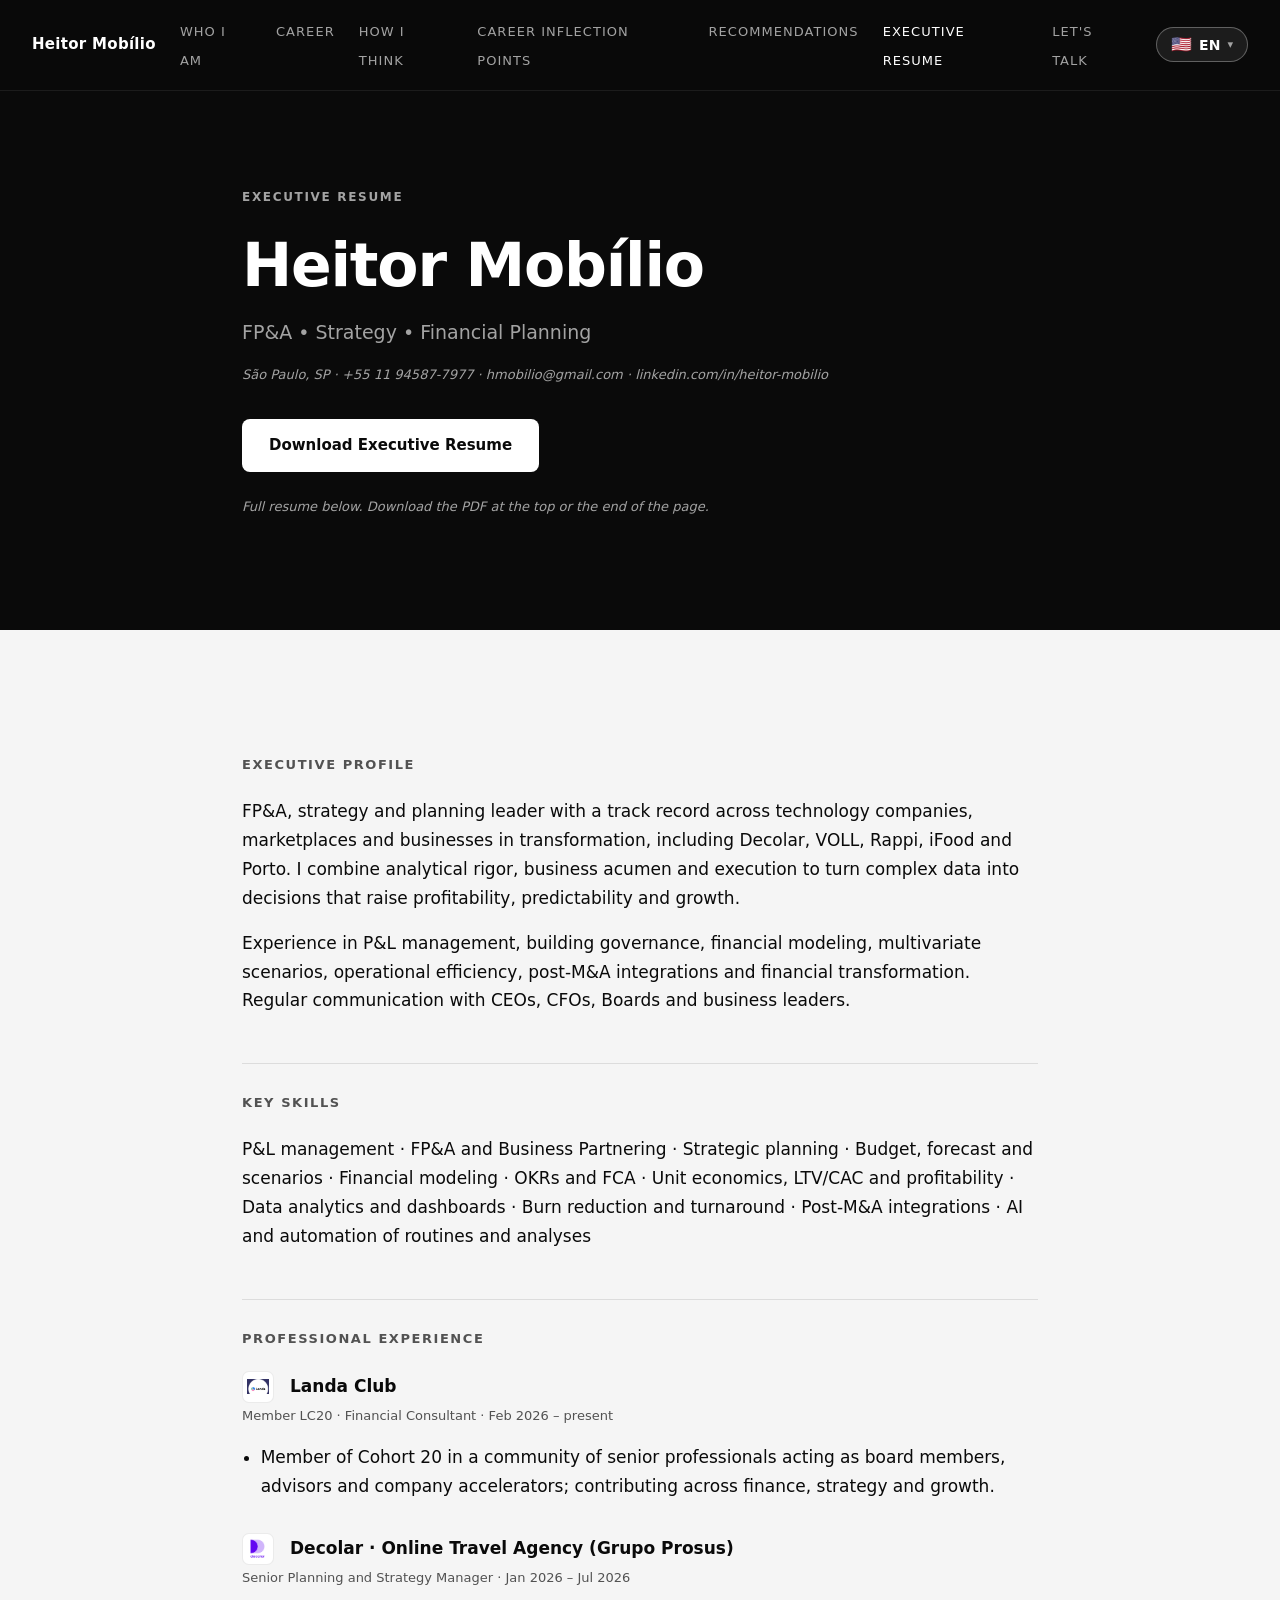
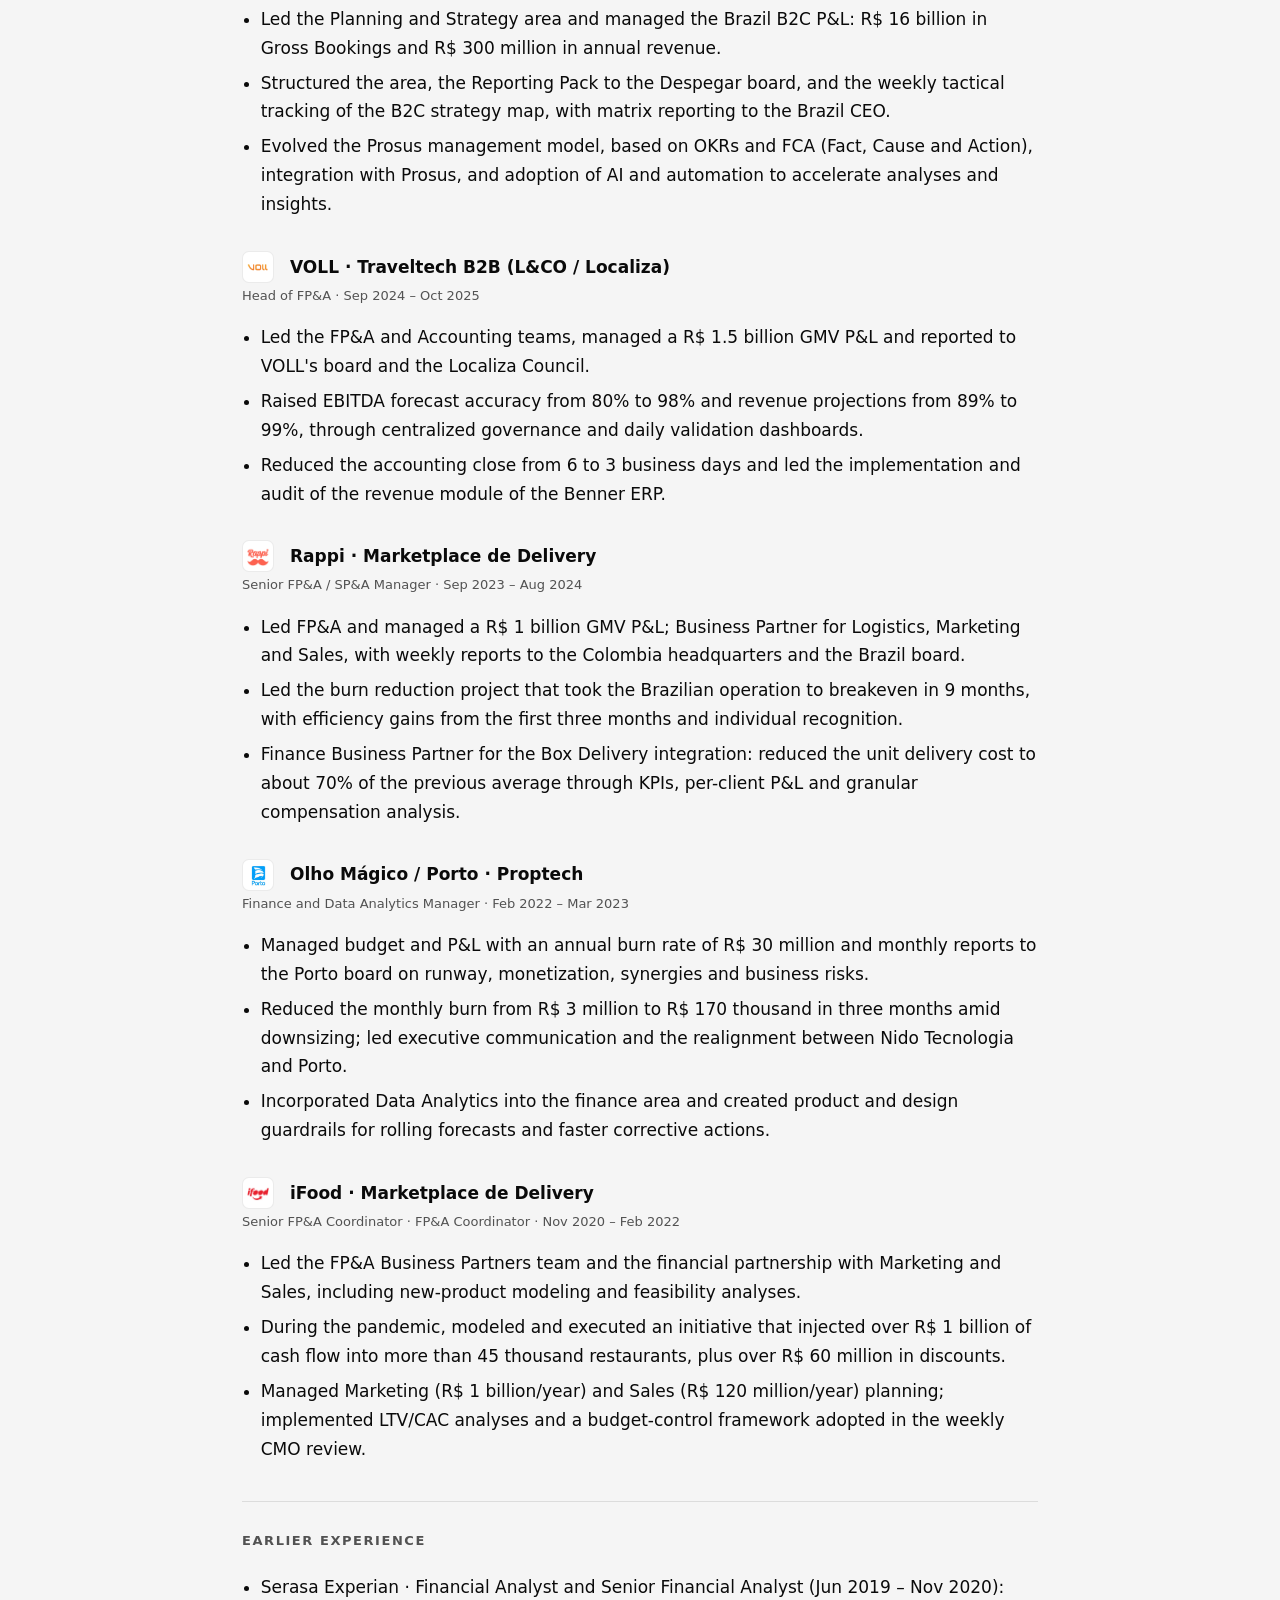
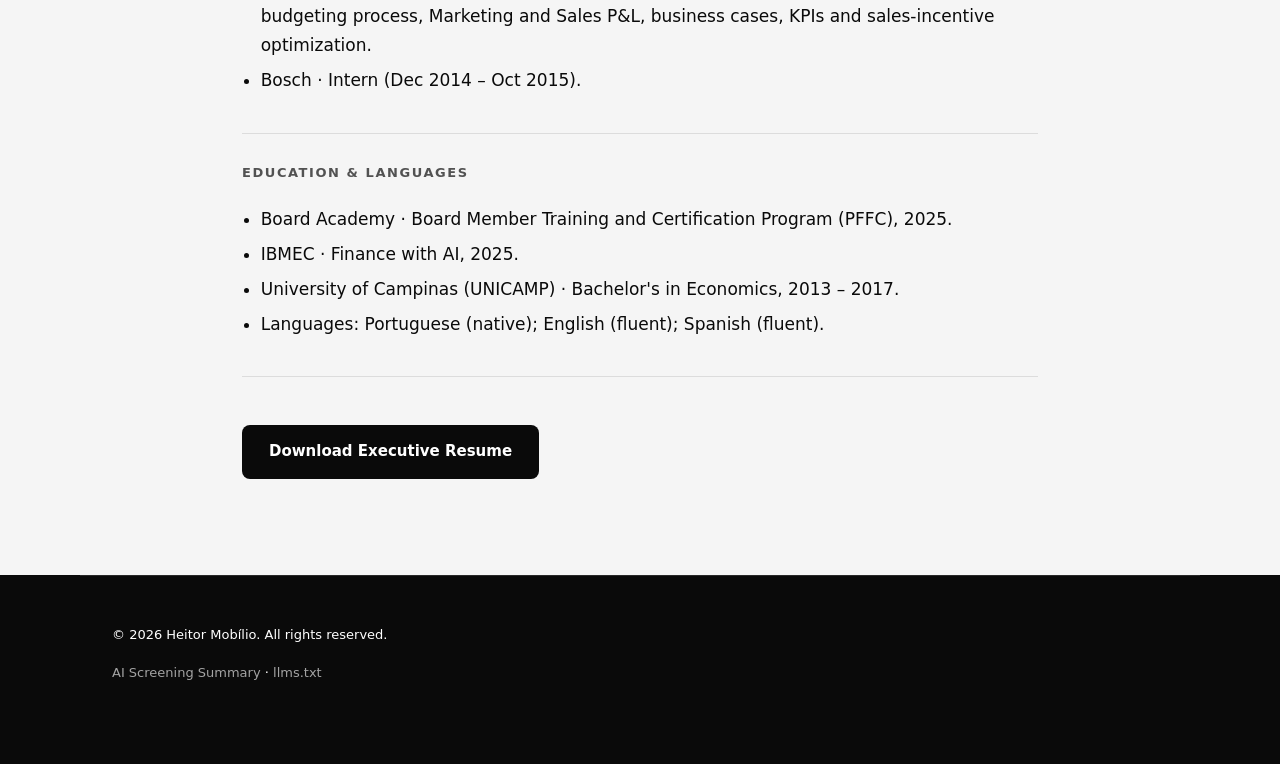
<file: cv-executivo.html>
<!DOCTYPE html>
<html lang="en">
<head>
<meta charset="UTF-8" />
<meta name="viewport" content="width=device-width, initial-scale=1.0" />
<title>Executive Resume — Heitor Mobílio</title>
<meta name="description" content="Executive resume of Heitor Mobílio (FP&A, strategy, planning) — read online or download the PDF in English, Portuguese or Spanish." />
<link rel="canonical" href="https://heitormobiliomelo.github.io/ExecutiveProject/cv-executivo.html" />
<meta name="robots" content="index,follow" />
<meta property="og:type" content="website" />
<meta property="og:site_name" content="Heitor Mobílio — Executive Career Experience" />
<meta property="og:title" content="Executive Resume — Heitor Mobílio" />
<meta property="og:description" content="Executive resume of Heitor Mobílio (FP&A, strategy, planning) — read online or download the PDF in English, Portuguese or Spanish." />
<meta property="og:url" content="https://heitormobiliomelo.github.io/ExecutiveProject/cv-executivo.html" />
<meta property="og:image" content="https://heitormobiliomelo.github.io/ExecutiveProject/assets/img/profile/heitor.png" />
<meta property="og:locale" content="en_US" />
<meta property="og:locale:alternate" content="pt_BR" />
<meta property="og:locale:alternate" content="es_ES" />
<meta name="twitter:card" content="summary" />
<meta name="twitter:title" content="Executive Resume — Heitor Mobílio" />
<meta name="twitter:description" content="Executive resume of Heitor Mobílio (FP&A, strategy, planning) — read online or download the PDF in English, Portuguese or Spanish." />
<meta name="twitter:image" content="https://heitormobiliomelo.github.io/ExecutiveProject/assets/img/profile/heitor.png" />
<link rel="stylesheet" href="assets/css/main.css" />
<!-- Google Analytics 4 · instrumentação v2 (14/ago/2026) -->
<script async src="https://www.googletagmanager.com/gtag/js?id=G-5WGKCCQN2Y"></script>
<script>
  window.dataLayer = window.dataLayer || [];
  function gtag(){dataLayer.push(arguments);}
  gtag('js', new Date());
  /* Idioma escolhido no site vira propriedade do usuário (dimensão de análise) */
  var eceLang = (function(){ try { return localStorage.getItem('ece_lang') || 'auto'; } catch(e){ return 'auto'; } })();
  gtag('set', 'user_properties', { site_language: eceLang });
  gtag('config', 'G-5WGKCCQN2Y', { page_language: eceLang });
  /* Eventos-chave (marcar como key events no Admin do GA4):
     - schedule_call_click : clique em "Schedule a Call" (cal.com)
     - file_download       : disparado pela Medição aprimorada (PDF) — traz file_name com o idioma do CV
     - linkedin_click      : clique para o LinkedIn
     - language_change     : troca de idioma (enviado por assets/js/i18n.js)      */
  document.addEventListener('click', function (e) {
    var t = e.target.closest ? e.target : null; if (!t) return;
    var call = t.closest('a[href*="cal.com"]');
    if (call) gtag('event', 'schedule_call_click', { link_url: call.href, page: location.pathname, cta_text: (call.textContent||'').trim().slice(0,60) });
    var li = t.closest('a[href*="linkedin.com"]');
    if (li) gtag('event', 'linkedin_click', { link_url: li.href, page: location.pathname });
    var cv = t.closest('a[href$=".pdf"]');
    if (cv) gtag('event', 'cv_download_click', { file_name: (cv.getAttribute('href')||'').split('/').pop(), page: location.pathname, cta_text: (cv.textContent||'').trim().slice(0,60) });
  });
</script>
</head>
<body data-page="cv">

<header class="site-header">
  <a class="site-header__name" href="index.html" data-i18n="meta.siteName">Heitor Mobílio</a>
  <nav>
    <ul class="site-nav">
      <li><a href="who-i-am.html" data-page="who-i-am" data-i18n="nav.whoIAm">Who I Am</a></li>
      <li><a href="career.html" data-page="career" data-i18n="nav.career">Career</a></li>
      <li><a href="how-i-think.html" data-page="how-i-think" data-i18n="nav.howIThink">How I Think</a></li>
      <li><a href="inflection-points.html" data-page="inflection-points" data-i18n="nav.inflectionPoints">Career Inflection Points</a></li>
      <li><a href="recommendations.html" data-page="recommendations" data-i18n="nav.recommendations">Recommendations</a></li>
      <li><a href="cv-executivo.html" data-page="cv" data-i18n="nav.cv">Executive Resume</a></li>
      <li><a href="lets-talk.html" data-page="lets-talk" data-i18n="nav.letsTalk">Let's Talk</a></li>
    </ul>
  </nav>
  <div class="lang-switcher">
    <button class="lang-switcher__button" type="button" aria-label="Select language">
      <span class="lang-switcher__button-flag">🌐</span>
      <span class="lang-switcher__button-label">EN</span>
      <span class="lang-switcher__caret">▾</span>
    </button>
    <div class="lang-switcher__menu">
      <button class="lang-switcher__option" data-lang="en" type="button"><span class="flag">🇺🇸</span> English</button>
      <button class="lang-switcher__option" data-lang="pt" type="button"><span class="flag">🇧🇷</span> Português</button>
      <button class="lang-switcher__option" data-lang="es" type="button"><span class="flag">🇪🇸</span> Español</button>
    </div>
  </div>
</header>

<main>
  <!-- Hero -->
  <section class="band band--dark">
    <div class="band__inner cv-doc">
      <span class="eyebrow" data-i18n="nav.cv">Executive Resume</span>
      <h1>Heitor Mobílio</h1>
      <p class="hero__summary" data-i18n="cv.role" style="margin-bottom: var(--space-2);">FP&amp;A • Estratégia • Planejamento Financeiro</p>
      <p class="cv-note" style="margin-bottom: var(--space-4);">São Paulo, SP · +55 11 94587-7977 · hmobilio@gmail.com · linkedin.com/in/heitor-mobilio</p>
      <div class="btn-row">
        <a class="btn btn-primary" id="cv-download-top" href="assets/documents/CV_Heitor_Mobilio_Executivo_PT.pdf" download data-i18n="cv.downloadLabel" data-i18n-attr="href:cv.downloadHref">Download Executive Resume</a>
      </div>
      <p class="cv-note" data-i18n="cv.note" style="margin-top: var(--space-3);">Currículo completo abaixo. Baixe o PDF no topo ou ao final da página.</p>
    </div>
  </section>

  <!-- CV body -->
  <section class="band band--light">
    <div class="band__inner cv-doc">

      <div class="cv-block">
        <h2 data-i18n="cv.profileTitle">Executive Profile</h2>
        <p data-i18n="cv.profile1">Líder de FP&amp;A, estratégia e planejamento com trajetória em empresas de tecnologia, marketplaces e operações em transformação, incluindo Decolar, VOLL, Rappi, iFood e Porto. Combino rigor analítico, visão de negócio e capacidade de execução para converter dados complexos em decisões que elevam rentabilidade, previsibilidade e crescimento.</p>
        <p data-i18n="cv.profile2">Experiência em gestão de P&amp;L, construção de governança, modelagem financeira, cenários multivariados, eficiência operacional, integrações pós-M&amp;A e transformação financeira. Comunicação recorrente com CEOs, CFOs, Boards e lideranças de negócio.</p>
      </div>

      <div class="cv-block">
        <h2 data-i18n="cv.skillsTitle">Key Skills</h2>
        <p data-i18n="cv.skills">Gestão de P&amp;L · FP&amp;A e Business Partnering · Planejamento estratégico · Orçamento, forecast e cenários · Modelagem financeira · OKRs e FCA · Unit economics, LTV/CAC e rentabilidade · Data analytics e dashboards · Burn reduction e turnaround · Integrações pós-M&amp;A · IA e automação de rotinas e análises</p>
      </div>

      <div class="cv-block">
        <h2 data-i18n="cv.expTitle">Professional Experience</h2>

        <div class="cv-entry">
          <div class="cv-entry__head"><span class="logo-chip logo-chip--sm"><img src="assets/img/landa-club/logo.png" alt="Landa Club" /></span><span class="cv-entry__company">Landa Club</span></div>
          <p class="cv-entry__meta" data-i18n="cv.landaMeta">Member LC20 · Consultor Financeiro · fev. 2026 – atual</p>
          <ul class="cv-list"><li data-i18n="cv.landa1">Membro da Turma 20 em comunidade de profissionais seniores que atua como conselheiros, advisors e aceleradores de empresas; contribuição em frentes de finanças, estratégia e crescimento.</li></ul>
        </div>

        <div class="cv-entry">
          <div class="cv-entry__head"><span class="logo-chip logo-chip--sm"><img src="assets/img/companies/decolar.png" alt="Decolar" /></span><span class="cv-entry__company">Decolar · Online Travel Agency (Grupo Prosus)</span></div>
          <p class="cv-entry__meta" data-i18n="cv.decolarMeta">Gerente Sênior de Planejamento e Estratégia · jan. 2026 – jul. 2026</p>
          <ul class="cv-list">
            <li data-i18n="cv.decolar1">Liderança da área de Planejamento e Estratégia e gestão do P&amp;L B2C Brasil: R$ 16 bilhões em Gross Bookings e R$ 300 milhões de receita anual.</li>
            <li data-i18n="cv.decolar2">Estruturação da área, Reporting Pack ao Board da Despegar e condução do acompanhamento tático semanal do mapa estratégico B2C, com reporte matricial ao CEO Brasil.</li>
            <li data-i18n="cv.decolar3">Evolução do modelo de gestão Prosus, baseado em OKRs e FCA (Fato, Causa e Ação), integração com a Prosus e adoção de IA e automação para acelerar análises e insights.</li>
          </ul>
        </div>

        <div class="cv-entry">
          <div class="cv-entry__head"><span class="logo-chip logo-chip--sm"><img src="assets/img/companies/voll.png" alt="VOLL" /></span><span class="cv-entry__company">VOLL · Traveltech B2B (L&amp;CO / Localiza)</span></div>
          <p class="cv-entry__meta" data-i18n="cv.vollMeta">Head de FP&amp;A · set. 2024 – out. 2025</p>
          <ul class="cv-list">
            <li data-i18n="cv.voll1">Liderança das equipes de FP&amp;A e Contabilidade, gestão de P&amp;L de R$ 1,5 bilhão em GMV e reporting à Diretoria VOLL e ao Conselho da Localiza.</li>
            <li data-i18n="cv.voll2">Elevou a acurácia do forecast de EBITDA de 80% para 98% e das projeções de receita de 89% para 99%, por meio de governança centralizada e dashboards de validação diária.</li>
            <li data-i18n="cv.voll3">Reduziu o fechamento contábil de 6 para 3 dias úteis e liderou a implementação e auditoria do módulo de receitas do ERP Benner.</li>
          </ul>
        </div>

        <div class="cv-entry">
          <div class="cv-entry__head"><span class="logo-chip logo-chip--sm"><img src="assets/img/companies/rappi.png" alt="Rappi" /></span><span class="cv-entry__company">Rappi · Marketplace de Delivery</span></div>
          <p class="cv-entry__meta" data-i18n="cv.rappiMeta">Gerente Sênior de FP&amp;A / SP&amp;A · set. 2023 – ago. 2024</p>
          <ul class="cv-list">
            <li data-i18n="cv.rappi1">Liderança de FP&amp;A e gestão de P&amp;L de R$ 1 bilhão em GMV; Business Partner de Logística, Marketing e Comercial, com reports semanais para a matriz na Colômbia e Diretoria Brasil.</li>
            <li data-i18n="cv.rappi2">Conduziu o projeto de burn reduction que levou a operação brasileira ao breakeven em 9 meses, com ganhos de eficiência desde os três primeiros meses e reconhecimento individual.</li>
            <li data-i18n="cv.rappi3">Finance Business Partner da integração da Box Delivery: reduziu o custo unitário de entrega para aproximadamente 70% da média anterior por meio de KPIs, P&amp;L por cliente e análise granular de remuneração.</li>
          </ul>
        </div>

        <div class="cv-entry">
          <div class="cv-entry__head"><span class="logo-chip logo-chip--sm"><img src="assets/img/companies/porto.png" alt="Porto" /></span><span class="cv-entry__company">Olho Mágico / Porto · Proptech</span></div>
          <p class="cv-entry__meta" data-i18n="cv.portoMeta">Gerente de Finanças e Data Analytics · fev. 2022 – mar. 2023</p>
          <ul class="cv-list">
            <li data-i18n="cv.porto1">Gestão de budget e P&amp;L com burn rate anual de R$ 30 milhões e reportes mensais à Diretoria Porto sobre runway, rentabilização, sinergias e riscos do negócio.</li>
            <li data-i18n="cv.porto2">Reduziu o burn mensal de R$ 3 milhões para R$ 170 mil em três meses em contexto de downsizing; conduziu a comunicação executiva e o realinhamento entre Nido Tecnologia e Porto.</li>
            <li data-i18n="cv.porto3">Incorporou Data Analytics à área financeira e criou guardrails de produto e design para rolling forecasts e ações corretivas mais ágeis.</li>
          </ul>
        </div>

        <div class="cv-entry">
          <div class="cv-entry__head"><span class="logo-chip logo-chip--sm"><img src="assets/img/companies/ifood.png" alt="iFood" /></span><span class="cv-entry__company">iFood · Marketplace de Delivery</span></div>
          <p class="cv-entry__meta" data-i18n="cv.ifoodMeta">Coordenador Sênior de FP&amp;A · Coordenador de FP&amp;A · nov. 2020 – fev. 2022</p>
          <ul class="cv-list">
            <li data-i18n="cv.ifood1">Liderança da equipe de Business Partners de FP&amp;A e parceria financeira com Marketing e Comercial, incluindo modelagem de novos produtos e análises de viabilidade.</li>
            <li data-i18n="cv.ifood2">Durante a pandemia, modelou e executou iniciativa que injetou mais de R$ 1 bilhão de fluxo de caixa em mais de 45 mil restaurantes, além de conceder mais de R$ 60 milhões em descontos.</li>
            <li data-i18n="cv.ifood3">Geriu planejamento de Marketing (R$ 1 bilhão/ano) e Vendas (R$ 120 milhões/ano); implementou análises de LTV/CAC e framework de controle orçamentário adotado na revisão semanal do CMO.</li>
          </ul>
        </div>
      </div>

      <div class="cv-block">
        <h2 data-i18n="cv.priorTitle">Earlier Experience</h2>
        <ul class="cv-list">
          <li data-i18n="cv.prior1">Serasa Experian · Analista Financeiro e Analista Financeiro Sênior (jun. 2019 – nov. 2020): processo orçamentário, P&amp;L de Marketing e Comercial, business cases, KPIs e otimização de incentivos de vendas.</li>
          <li data-i18n="cv.prior2">Bosch · Estagiário (dez. 2014 – out. 2015).</li>
        </ul>
      </div>

      <div class="cv-block">
        <h2 data-i18n="cv.eduTitle">Education & Languages</h2>
        <ul class="cv-list">
          <li data-i18n="cv.edu1">Board Academy · Programa de Formação e Certificação de Conselheiros (PFFC), 2025.</li>
          <li data-i18n="cv.edu2">IBMEC · Finanças com IA, 2025.</li>
          <li data-i18n="cv.edu3">Universidade Estadual de Campinas (UNICAMP) · Bacharelado em Economia, 2013 – 2017.</li>
          <li data-i18n="cv.edu4">Idiomas: Português nativo; inglês fluente; espanhol fluente.</li>
        </ul>
      </div>

      <div class="btn-row" style="margin-top: var(--space-6);">
        <a class="btn btn-primary" href="assets/documents/CV_Heitor_Mobilio_Executivo_PT.pdf" download data-i18n="cv.downloadLabel" data-i18n-attr="href:cv.downloadHref">Download Executive Resume</a>
      </div>
    </div>
  </section>
</main>

<footer class="site-footer band band--dark">
  <p data-i18n="footer.textLive">© 2026 Heitor Mobílio.</p>
  <p class="site-footer__meta">
    <a href="ai-summary.html" data-i18n="footer.aiSummaryLink">AI Screening Summary</a> · <a href="llms.txt">llms.txt</a>
  </p>
</footer>

<script src="assets/js/nav.js"></script>
<script src="assets/js/i18n.js"></script>
</body>
</html>
</file>
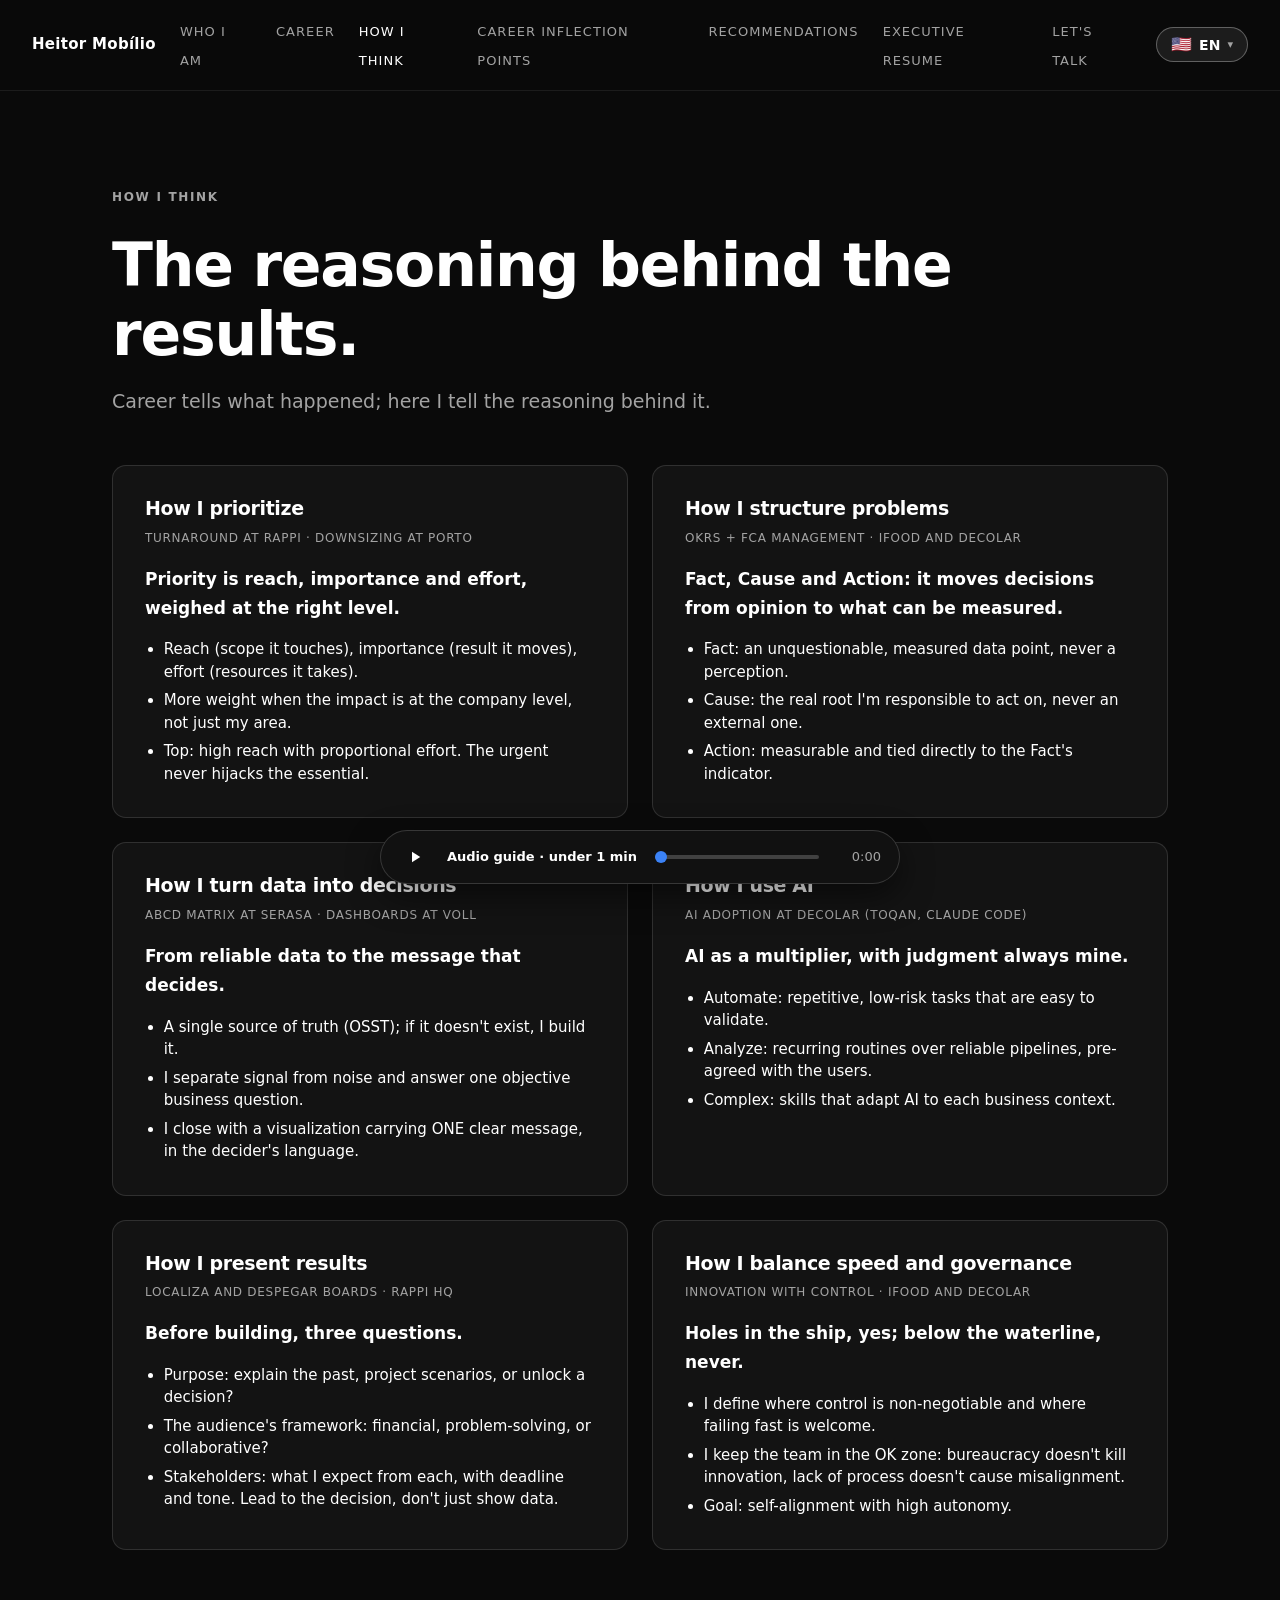
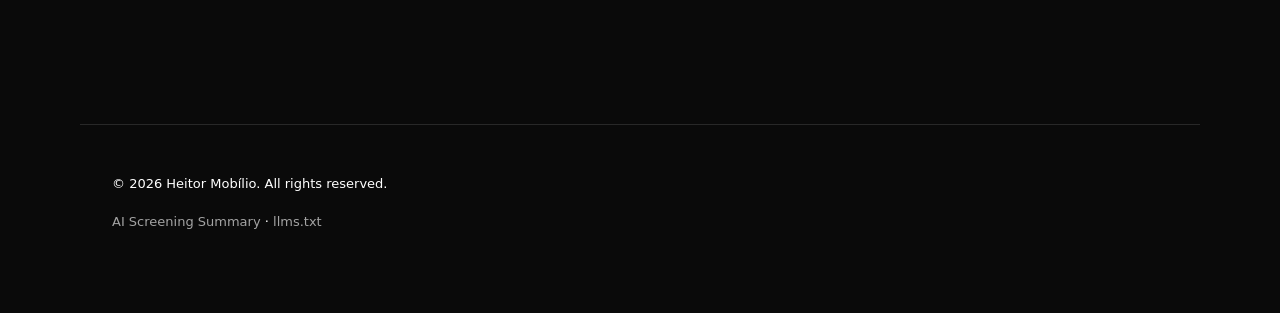
<file: how-i-think.html>
<!DOCTYPE html>
<html lang="en">
<head>
<meta charset="UTF-8" />
<meta name="viewport" content="width=device-width, initial-scale=1.0" />
<title>How I Think — Heitor Mobílio</title>
<meta name="description" content="Mental models for finance, strategy and decision-making — how Heitor Mobílio frames problems, prioritizes and executes." />
<link rel="canonical" href="https://heitormobiliomelo.github.io/ExecutiveProject/how-i-think.html" />
<meta name="robots" content="index,follow" />
<meta property="og:type" content="website" />
<meta property="og:site_name" content="Heitor Mobílio — Executive Career Experience" />
<meta property="og:title" content="How I Think — Heitor Mobílio" />
<meta property="og:description" content="Mental models for finance, strategy and decision-making — how Heitor Mobílio frames problems, prioritizes and executes." />
<meta property="og:url" content="https://heitormobiliomelo.github.io/ExecutiveProject/how-i-think.html" />
<meta property="og:image" content="https://heitormobiliomelo.github.io/ExecutiveProject/assets/img/profile/heitor.png" />
<meta property="og:locale" content="en_US" />
<meta property="og:locale:alternate" content="pt_BR" />
<meta property="og:locale:alternate" content="es_ES" />
<meta name="twitter:card" content="summary" />
<meta name="twitter:title" content="How I Think — Heitor Mobílio" />
<meta name="twitter:description" content="Mental models for finance, strategy and decision-making — how Heitor Mobílio frames problems, prioritizes and executes." />
<meta name="twitter:image" content="https://heitormobiliomelo.github.io/ExecutiveProject/assets/img/profile/heitor.png" />
<link rel="stylesheet" href="assets/css/main.css" />
<style>
  .think-grid { display: grid; grid-template-columns: 1fr; gap: var(--space-3); margin-top: var(--space-6); }
  @media (min-width: 820px) { .think-grid { grid-template-columns: 1fr 1fr; } }
  .think-card { border: 1px solid var(--border); border-radius: 14px; padding: var(--space-4); background: var(--surface); }
  .think-card h3 { margin-bottom: var(--space-1); }
  .think-card__anchor { font-size: 0.75rem; text-transform: uppercase; letter-spacing: 0.06em; color: var(--fg-muted); margin-bottom: var(--space-2); }
  .think-card__lead { margin: 0 0 var(--space-2); font-weight: 600; color: var(--fg); }
  .think-card__list { margin: 0; padding-left: 1.1em; }
  .think-card__list li { margin-bottom: 6px; color: var(--fg); font-size: 0.9375rem; line-height: 1.5; }
  .think-card__list li:last-child { margin-bottom: 0; }
</style>
<!-- Google Analytics 4 · instrumentação v2 (14/ago/2026) -->
<script async src="https://www.googletagmanager.com/gtag/js?id=G-5WGKCCQN2Y"></script>
<script>
  window.dataLayer = window.dataLayer || [];
  function gtag(){dataLayer.push(arguments);}
  gtag('js', new Date());
  /* Idioma escolhido no site vira propriedade do usuário (dimensão de análise) */
  var eceLang = (function(){ try { return localStorage.getItem('ece_lang') || 'auto'; } catch(e){ return 'auto'; } })();
  gtag('set', 'user_properties', { site_language: eceLang });
  gtag('config', 'G-5WGKCCQN2Y', { page_language: eceLang });
  /* Eventos-chave (marcar como key events no Admin do GA4):
     - schedule_call_click : clique em "Schedule a Call" (cal.com)
     - file_download       : disparado pela Medição aprimorada (PDF) — traz file_name com o idioma do CV
     - linkedin_click      : clique para o LinkedIn
     - language_change     : troca de idioma (enviado por assets/js/i18n.js)      */
  document.addEventListener('click', function (e) {
    var t = e.target.closest ? e.target : null; if (!t) return;
    var call = t.closest('a[href*="cal.com"]');
    if (call) gtag('event', 'schedule_call_click', { link_url: call.href, page: location.pathname, cta_text: (call.textContent||'').trim().slice(0,60) });
    var li = t.closest('a[href*="linkedin.com"]');
    if (li) gtag('event', 'linkedin_click', { link_url: li.href, page: location.pathname });
    var cv = t.closest('a[href$=".pdf"]');
    if (cv) gtag('event', 'cv_download_click', { file_name: (cv.getAttribute('href')||'').split('/').pop(), page: location.pathname, cta_text: (cv.textContent||'').trim().slice(0,60) });
  });
</script>
</head>
<body data-page="how-i-think">

<header class="site-header">
  <a class="site-header__name" href="index.html" data-i18n="meta.siteName">Heitor Mobílio</a>
  <nav>
    <ul class="site-nav">
      <li><a href="who-i-am.html" data-page="who-i-am" data-i18n="nav.whoIAm">Who I Am</a></li>
      <li><a href="career.html" data-page="career" data-i18n="nav.career">Career</a></li>
      <li><a href="how-i-think.html" data-page="how-i-think" data-i18n="nav.howIThink">How I Think</a></li>
      <li><a href="inflection-points.html" data-page="inflection-points" data-i18n="nav.inflectionPoints">Career Inflection Points</a></li>
      <li><a href="recommendations.html" data-page="recommendations" data-i18n="nav.recommendations">Recommendations</a></li>
      <li><a href="cv-executivo.html" data-page="cv" data-i18n="nav.cv">Executive Resume</a></li>
      <li><a href="lets-talk.html" data-page="lets-talk" data-i18n="nav.letsTalk">Let's Talk</a></li>
    </ul>
  </nav>
  <div class="lang-switcher">
    <button class="lang-switcher__button" type="button" aria-label="Select language">
      <span class="lang-switcher__button-flag">🌐</span>
      <span class="lang-switcher__button-label">EN</span>
      <span class="lang-switcher__caret">▾</span>
    </button>
    <div class="lang-switcher__menu">
      <button class="lang-switcher__option" data-lang="en" type="button"><span class="flag">🇺🇸</span> English</button>
      <button class="lang-switcher__option" data-lang="pt" type="button"><span class="flag">🇧🇷</span> Português</button>
      <button class="lang-switcher__option" data-lang="es" type="button"><span class="flag">🇪🇸</span> Español</button>
    </div>
  </div>
</header>

<main>
  <section class="band band--dark">
    <div class="band__inner">
      <span class="eyebrow" data-i18n="nav.howIThink">How I Think</span>
      <h1 data-i18n="howIThink.title">The reasoning behind the results.</h1>
      <p class="lead" data-i18n="howIThink.intro">Career tells what happened; here I tell the reasoning behind it.</p>

      <div class="think-grid">
        <div class="think-card">
          <h3 data-i18n="howIThink.a1Title">How I prioritize</h3>
          <div class="think-card__anchor" data-i18n="howIThink.a1Anchor">Turnaround at Rappi · downsizing at Porto</div>
          <p class="think-card__lead" data-i18n="howIThink.a1Lead">Priority is reach, importance and effort, weighed at the right level.</p>
          <ul class="think-card__list">
            <li data-i18n="howIThink.a1b1">Reach (scope it touches), importance (result it moves), effort (resources it takes).</li>
            <li data-i18n="howIThink.a1b2">More weight when the impact is at the company level, not just my area.</li>
            <li data-i18n="howIThink.a1b3">Top: high reach with proportional effort. The urgent never hijacks the essential.</li>
          </ul>
        </div>
        <div class="think-card">
          <h3 data-i18n="howIThink.a2Title">How I structure problems</h3>
          <div class="think-card__anchor" data-i18n="howIThink.a2Anchor">OKRs + FCA management · iFood and Decolar</div>
          <p class="think-card__lead" data-i18n="howIThink.a2Lead">Fact, Cause and Action: it moves decisions from opinion to what can be measured.</p>
          <ul class="think-card__list">
            <li data-i18n="howIThink.a2b1">Fact: an unquestionable, measured data point, never a perception.</li>
            <li data-i18n="howIThink.a2b2">Cause: the real root I'm responsible to act on, never an external one.</li>
            <li data-i18n="howIThink.a2b3">Action: measurable and tied directly to the Fact's indicator.</li>
          </ul>
        </div>
        <div class="think-card">
          <h3 data-i18n="howIThink.a3Title">How I turn data into decisions</h3>
          <div class="think-card__anchor" data-i18n="howIThink.a3Anchor">ABCD matrix at Serasa · dashboards at VOLL</div>
          <p class="think-card__lead" data-i18n="howIThink.a3Lead">From reliable data to the message that decides.</p>
          <ul class="think-card__list">
            <li data-i18n="howIThink.a3b1">A single source of truth (OSST); if it doesn't exist, I build it.</li>
            <li data-i18n="howIThink.a3b2">I separate signal from noise and answer one objective business question.</li>
            <li data-i18n="howIThink.a3b3">I close with a visualization carrying ONE clear message, in the decider's language.</li>
          </ul>
        </div>
        <div class="think-card">
          <h3 data-i18n="howIThink.a4Title">How I use AI</h3>
          <div class="think-card__anchor" data-i18n="howIThink.a4Anchor">AI adoption at Decolar (Toqan, Claude Code)</div>
          <p class="think-card__lead" data-i18n="howIThink.a4Lead">AI as a multiplier, with judgment always mine.</p>
          <ul class="think-card__list">
            <li data-i18n="howIThink.a4b1">Automate: repetitive, low-risk tasks that are easy to validate.</li>
            <li data-i18n="howIThink.a4b2">Analyze: recurring routines over reliable pipelines, pre-agreed with the users.</li>
            <li data-i18n="howIThink.a4b3">Complex: skills that adapt AI to each business context.</li>
          </ul>
        </div>
        <div class="think-card">
          <h3 data-i18n="howIThink.a5Title">How I present results</h3>
          <div class="think-card__anchor" data-i18n="howIThink.a5Anchor">Localiza and Despegar boards · Rappi HQ</div>
          <p class="think-card__lead" data-i18n="howIThink.a5Lead">Before building, three questions.</p>
          <ul class="think-card__list">
            <li data-i18n="howIThink.a5b1">Purpose: explain the past, project scenarios, or unlock a decision?</li>
            <li data-i18n="howIThink.a5b2">The audience's framework: financial, problem-solving, or collaborative?</li>
            <li data-i18n="howIThink.a5b3">Stakeholders: what I expect from each, with deadline and tone. Lead to the decision, don't just show data.</li>
          </ul>
        </div>
        <div class="think-card">
          <h3 data-i18n="howIThink.a6Title">How I balance speed and governance</h3>
          <div class="think-card__anchor" data-i18n="howIThink.a6Anchor">Innovation with control · iFood and Decolar</div>
          <p class="think-card__lead" data-i18n="howIThink.a6Lead">Holes in the ship, yes; below the waterline, never.</p>
          <ul class="think-card__list">
            <li data-i18n="howIThink.a6b1">I define where control is non-negotiable and where failing fast is welcome.</li>
            <li data-i18n="howIThink.a6b2">I keep the team in the OK zone: bureaucracy doesn't kill innovation, lack of process doesn't cause misalignment.</li>
            <li data-i18n="howIThink.a6b3">Goal: self-alignment with high autonomy.</li>
          </ul>
        </div>
      </div>
    </div>
  </section>

  <div class="audio-player is-active" id="audio-guide" data-audio-base="how-i-think">
    <button class="audio-player__btn" type="button" data-audio-toggle aria-label="Play"><svg width="18" height="18" viewBox="0 0 24 24" fill="currentColor"><path d="M8 5v14l11-7z"/></svg></button>
    <span class="audio-player__label" data-i18n="audio.label">Audio guide · under 1 min</span>
    <input class="audio-player__progress" type="range" min="0" max="1000" value="0" step="1" data-audio-seek aria-label="Seek" />
    <span class="audio-player__time" data-audio-time>0:00</span>
    <audio preload="metadata" data-audio-el></audio>
  </div>
</main>

<footer class="site-footer band band--dark">
  <p data-i18n="footer.textLive">© 2026 Heitor Mobílio. All rights reserved.</p>
  <p class="site-footer__meta">
    <a href="ai-summary.html" data-i18n="footer.aiSummaryLink">AI Screening Summary</a> · <a href="llms.txt">llms.txt</a>
  </p>
</footer>

<script src="assets/js/nav.js"></script>
<script src="assets/js/i18n.js"></script>
<script src="assets/js/audio-guide.js"></script>
</body>
</html>
</file>
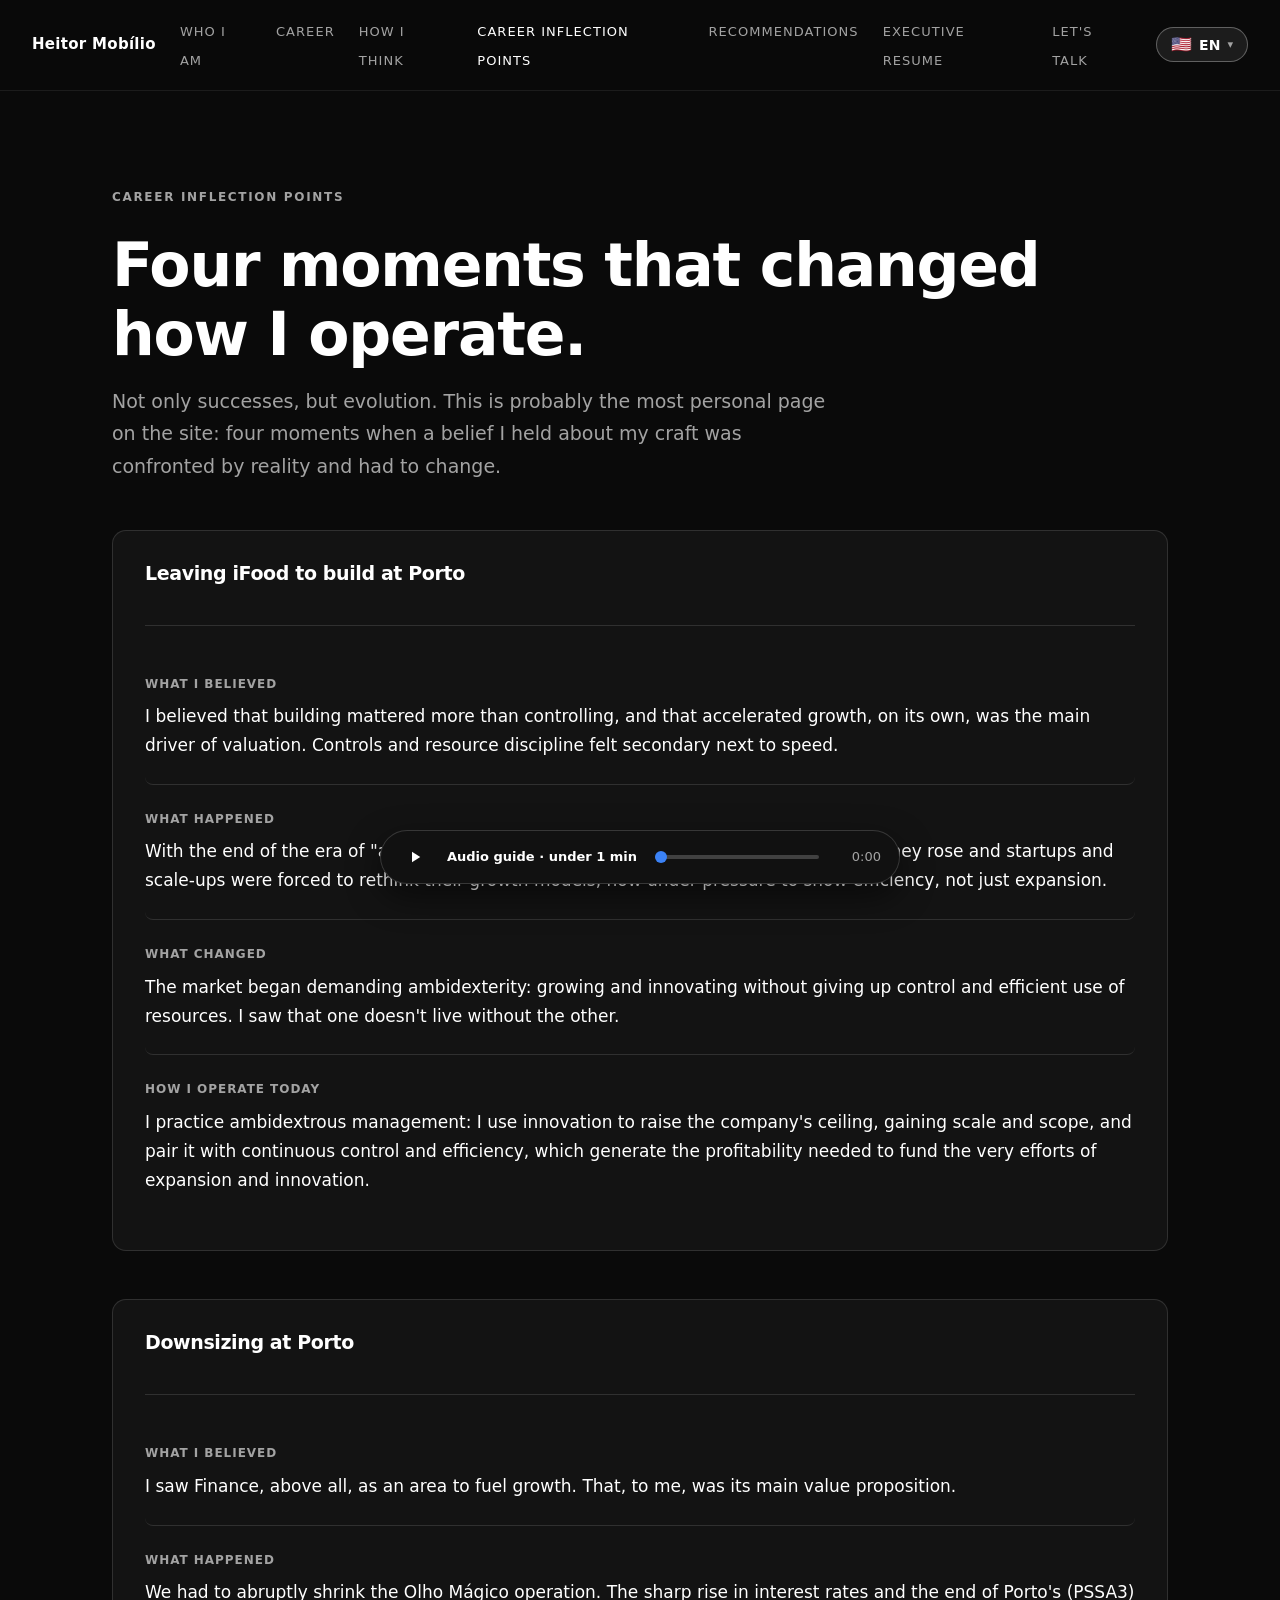
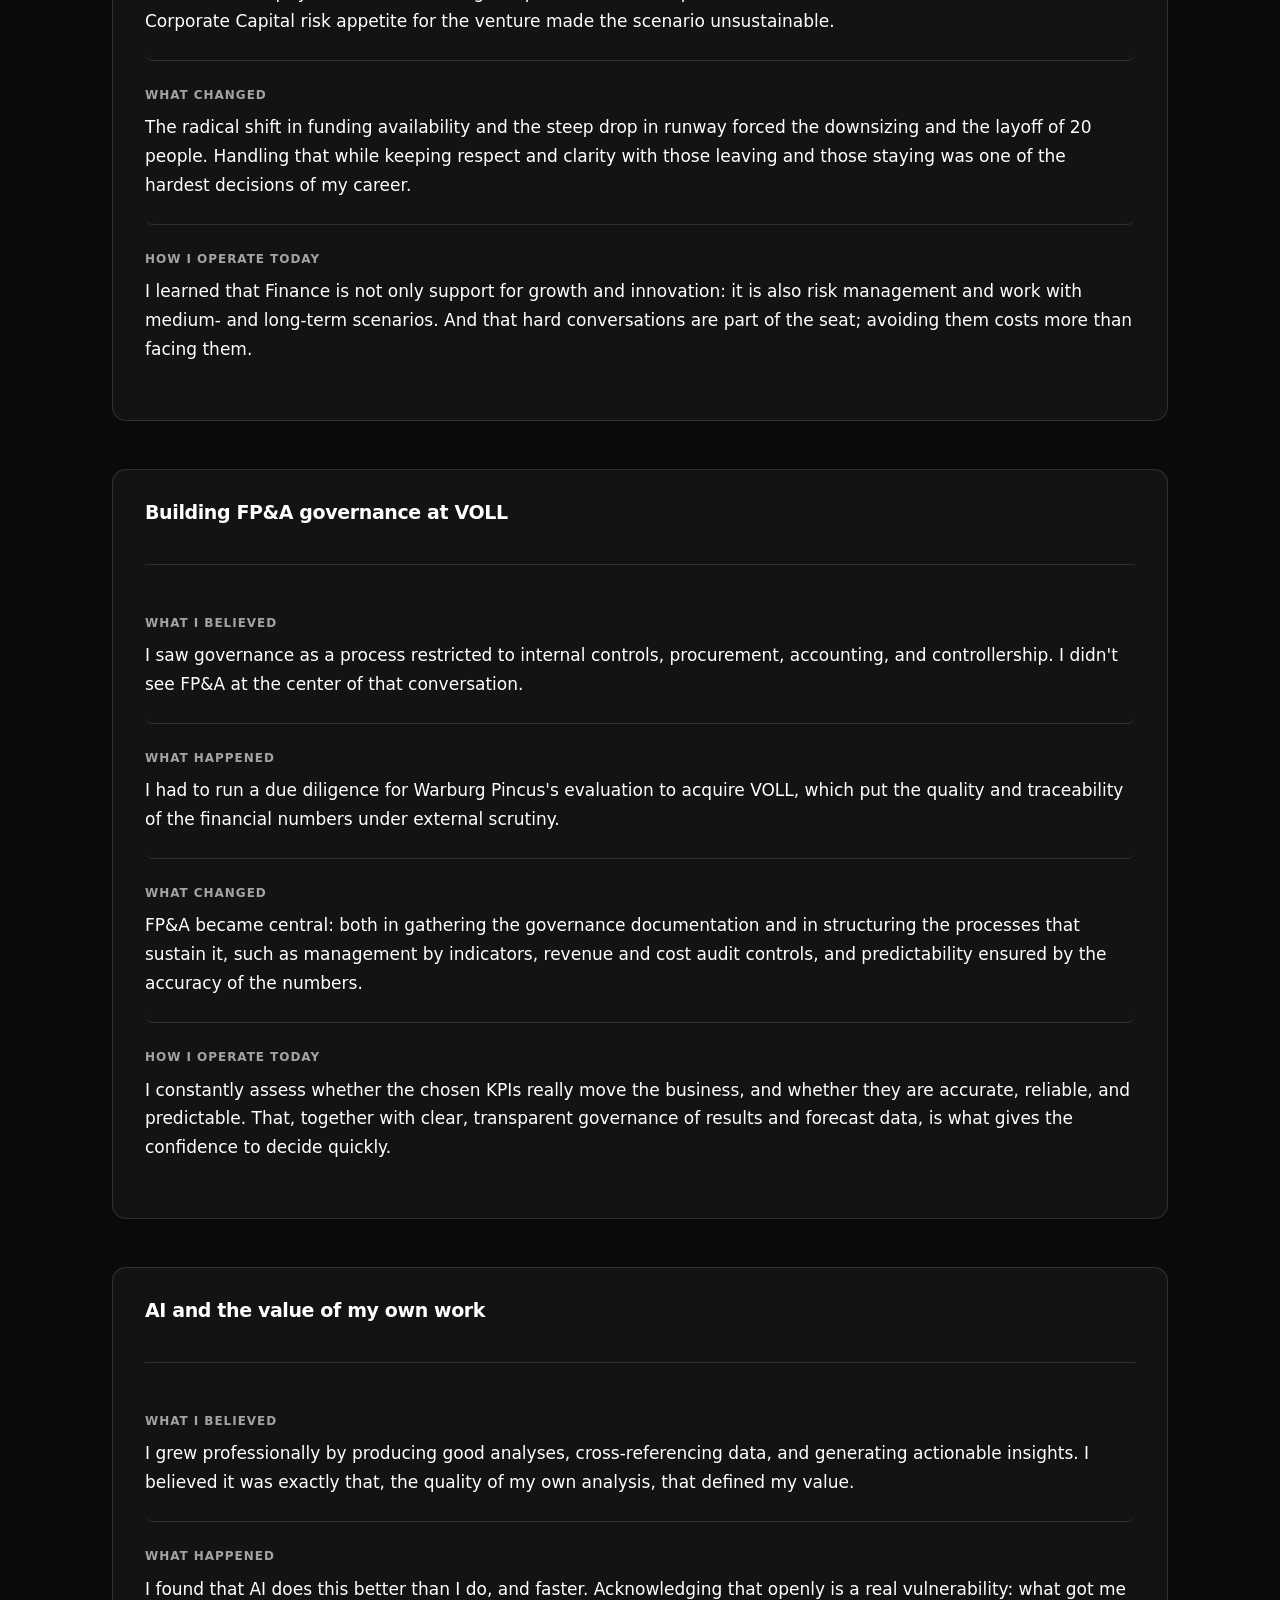
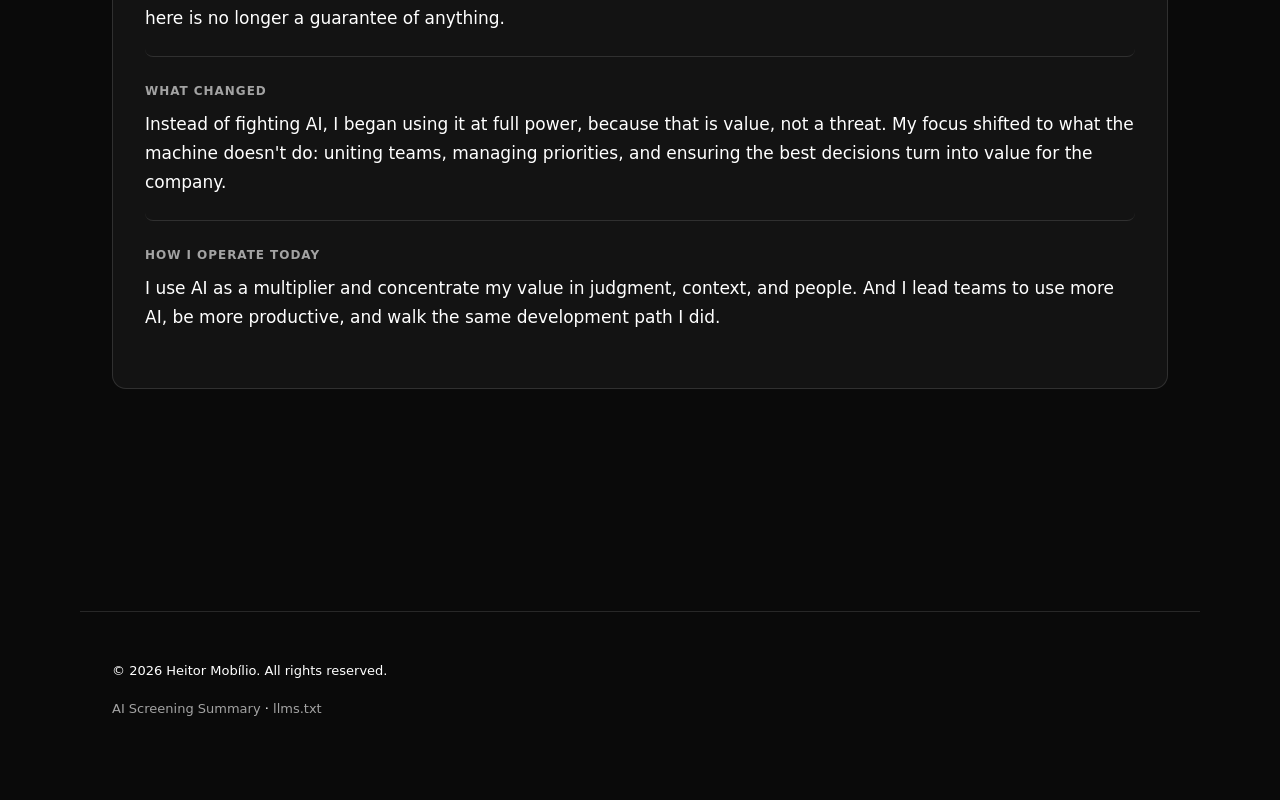
<file: inflection-points.html>
<!DOCTYPE html>
<html lang="en">
<head>
<meta charset="UTF-8" />
<meta name="viewport" content="width=device-width, initial-scale=1.0" />
<title>Career Inflection Points — Heitor Mobílio</title>
<meta name="description" content="The decisions that changed the trajectory: career inflection points, the reasoning behind each and what they produced." />
<link rel="canonical" href="https://heitormobiliomelo.github.io/ExecutiveProject/inflection-points.html" />
<meta name="robots" content="index,follow" />
<meta property="og:type" content="website" />
<meta property="og:site_name" content="Heitor Mobílio — Executive Career Experience" />
<meta property="og:title" content="Career Inflection Points — Heitor Mobílio" />
<meta property="og:description" content="The decisions that changed the trajectory: career inflection points, the reasoning behind each and what they produced." />
<meta property="og:url" content="https://heitormobiliomelo.github.io/ExecutiveProject/inflection-points.html" />
<meta property="og:image" content="https://heitormobiliomelo.github.io/ExecutiveProject/assets/img/profile/heitor.png" />
<meta property="og:locale" content="en_US" />
<meta property="og:locale:alternate" content="pt_BR" />
<meta property="og:locale:alternate" content="es_ES" />
<meta name="twitter:card" content="summary" />
<meta name="twitter:title" content="Career Inflection Points — Heitor Mobílio" />
<meta name="twitter:description" content="The decisions that changed the trajectory: career inflection points, the reasoning behind each and what they produced." />
<meta name="twitter:image" content="https://heitormobiliomelo.github.io/ExecutiveProject/assets/img/profile/heitor.png" />
<link rel="stylesheet" href="assets/css/main.css" />
<!-- Google Analytics 4 · instrumentação v2 (14/ago/2026) -->
<script async src="https://www.googletagmanager.com/gtag/js?id=G-5WGKCCQN2Y"></script>
<script>
  window.dataLayer = window.dataLayer || [];
  function gtag(){dataLayer.push(arguments);}
  gtag('js', new Date());
  /* Idioma escolhido no site vira propriedade do usuário (dimensão de análise) */
  var eceLang = (function(){ try { return localStorage.getItem('ece_lang') || 'auto'; } catch(e){ return 'auto'; } })();
  gtag('set', 'user_properties', { site_language: eceLang });
  gtag('config', 'G-5WGKCCQN2Y', { page_language: eceLang });
  /* Eventos-chave (marcar como key events no Admin do GA4):
     - schedule_call_click : clique em "Schedule a Call" (cal.com)
     - file_download       : disparado pela Medição aprimorada (PDF) — traz file_name com o idioma do CV
     - linkedin_click      : clique para o LinkedIn
     - language_change     : troca de idioma (enviado por assets/js/i18n.js)      */
  document.addEventListener('click', function (e) {
    var t = e.target.closest ? e.target : null; if (!t) return;
    var call = t.closest('a[href*="cal.com"]');
    if (call) gtag('event', 'schedule_call_click', { link_url: call.href, page: location.pathname, cta_text: (call.textContent||'').trim().slice(0,60) });
    var li = t.closest('a[href*="linkedin.com"]');
    if (li) gtag('event', 'linkedin_click', { link_url: li.href, page: location.pathname });
    var cv = t.closest('a[href$=".pdf"]');
    if (cv) gtag('event', 'cv_download_click', { file_name: (cv.getAttribute('href')||'').split('/').pop(), page: location.pathname, cta_text: (cv.textContent||'').trim().slice(0,60) });
  });
</script>
</head>
<body data-page="inflection-points">

<header class="site-header">
  <a class="site-header__name" href="index.html" data-i18n="meta.siteName">Heitor Mobílio</a>
  <nav>
    <ul class="site-nav">
      <li><a href="who-i-am.html" data-page="who-i-am" data-i18n="nav.whoIAm">Who I Am</a></li>
      <li><a href="career.html" data-page="career" data-i18n="nav.career">Career</a></li>
      <li><a href="how-i-think.html" data-page="how-i-think" data-i18n="nav.howIThink">How I Think</a></li>
      <li><a href="inflection-points.html" data-page="inflection-points" data-i18n="nav.inflectionPoints">Career Inflection Points</a></li>
      <li><a href="recommendations.html" data-page="recommendations" data-i18n="nav.recommendations">Recommendations</a></li>
      <li><a href="cv-executivo.html" data-page="cv" data-i18n="nav.cv">Executive Resume</a></li>
      <li><a href="lets-talk.html" data-page="lets-talk" data-i18n="nav.letsTalk">Let's Talk</a></li>
    </ul>
  </nav>
  <div class="lang-switcher">
    <button class="lang-switcher__button" type="button" aria-label="Select language">
      <span class="lang-switcher__button-flag">🌐</span>
      <span class="lang-switcher__button-label">EN</span>
      <span class="lang-switcher__caret">▾</span>
    </button>
    <div class="lang-switcher__menu">
      <button class="lang-switcher__option" data-lang="en" type="button"><span class="flag">🇺🇸</span> English</button>
      <button class="lang-switcher__option" data-lang="pt" type="button"><span class="flag">🇧🇷</span> Português</button>
      <button class="lang-switcher__option" data-lang="es" type="button"><span class="flag">🇪🇸</span> Español</button>
    </div>
  </div>
</header>

<main>
  <section class="band band--dark">
    <div class="band__inner">
      <span class="eyebrow" data-i18n="nav.inflectionPoints">Career Inflection Points</span>
      <h1 data-i18n="inflection.title">Four moments that changed how I operate.</h1>
      <p class="lead" data-i18n="inflection.intro">Not only successes, but evolution. This is probably the most personal page on the site: four moments when a belief I held about my craft was confronted by reality and had to change.</p>

      <!-- Moment 1 -->
      <article class="evidence-card">
        <div class="evidence-card__header"><h3 data-i18n="inflection.m1Title">Leaving iFood to build at Porto</h3></div>
        <div class="evidence-block"><div class="evidence-block__label" data-i18n="inflection.believedLabel">What I believed</div><p class="evidence-block__body" data-i18n="inflection.m1Believed">I believed that building mattered more than controlling, and that accelerated growth, on its own, was the main driver of valuation. Controls and resource discipline felt secondary next to speed.</p></div>
        <div class="evidence-block"><div class="evidence-block__label" data-i18n="inflection.happenedLabel">What happened</div><p class="evidence-block__body" data-i18n="inflection.m1Happened">With the end of the era of "artificially cheap capital" after the pandemic, the cost of money rose and startups and scale-ups were forced to rethink their growth models, now under pressure to show efficiency, not just expansion.</p></div>
        <div class="evidence-block"><div class="evidence-block__label" data-i18n="inflection.changedLabel">What changed</div><p class="evidence-block__body" data-i18n="inflection.m1Changed">The market began demanding ambidexterity: growing and innovating without giving up control and efficient use of resources. I saw that one doesn't live without the other.</p></div>
        <div class="evidence-block"><div class="evidence-block__label" data-i18n="inflection.todayLabel">How I operate today</div><p class="evidence-block__body" data-i18n="inflection.m1Today">I practice ambidextrous management: I use innovation to raise the company's ceiling, gaining scale and scope, and pair it with continuous control and efficiency, which generate the profitability needed to fund the very efforts of expansion and innovation.</p></div>
      </article>

      <!-- Moment 2 -->
      <article class="evidence-card">
        <div class="evidence-card__header"><h3 data-i18n="inflection.m2Title">Downsizing at Porto</h3></div>
        <div class="evidence-block"><div class="evidence-block__label" data-i18n="inflection.believedLabel">What I believed</div><p class="evidence-block__body" data-i18n="inflection.m2Believed">I saw Finance, above all, as an area to fuel growth. That, to me, was its main value proposition.</p></div>
        <div class="evidence-block"><div class="evidence-block__label" data-i18n="inflection.happenedLabel">What happened</div><p class="evidence-block__body" data-i18n="inflection.m2Happened">We had to abruptly shrink the Olho Mágico operation. The sharp rise in interest rates and the end of Porto's (PSSA3) Corporate Capital risk appetite for the venture made the scenario unsustainable.</p></div>
        <div class="evidence-block"><div class="evidence-block__label" data-i18n="inflection.changedLabel">What changed</div><p class="evidence-block__body" data-i18n="inflection.m2Changed">The radical shift in funding availability and the steep drop in runway forced the downsizing and the layoff of 20 people. Handling that while keeping respect and clarity with those leaving and those staying was one of the hardest decisions of my career.</p></div>
        <div class="evidence-block"><div class="evidence-block__label" data-i18n="inflection.todayLabel">How I operate today</div><p class="evidence-block__body" data-i18n="inflection.m2Today">I learned that Finance is not only support for growth and innovation: it is also risk management and work with medium- and long-term scenarios. And that hard conversations are part of the seat; avoiding them costs more than facing them.</p></div>
      </article>

      <!-- Moment 3 -->
      <article class="evidence-card">
        <div class="evidence-card__header"><h3 data-i18n="inflection.m3Title">Building FP&amp;A governance at VOLL</h3></div>
        <div class="evidence-block"><div class="evidence-block__label" data-i18n="inflection.believedLabel">What I believed</div><p class="evidence-block__body" data-i18n="inflection.m3Believed">I saw governance as a process restricted to internal controls, procurement, accounting, and controllership. I didn't see FP&amp;A at the center of that conversation.</p></div>
        <div class="evidence-block"><div class="evidence-block__label" data-i18n="inflection.happenedLabel">What happened</div><p class="evidence-block__body" data-i18n="inflection.m3Happened">I had to run a due diligence for Warburg Pincus's evaluation to acquire VOLL, which put the quality and traceability of the financial numbers under external scrutiny.</p></div>
        <div class="evidence-block"><div class="evidence-block__label" data-i18n="inflection.changedLabel">What changed</div><p class="evidence-block__body" data-i18n="inflection.m3Changed">FP&amp;A became central: both in gathering the governance documentation and in structuring the processes that sustain it, such as management by indicators, revenue and cost audit controls, and predictability ensured by the accuracy of the numbers.</p></div>
        <div class="evidence-block"><div class="evidence-block__label" data-i18n="inflection.todayLabel">How I operate today</div><p class="evidence-block__body" data-i18n="inflection.m3Today">I constantly assess whether the chosen KPIs really move the business, and whether they are accurate, reliable, and predictable. That, together with clear, transparent governance of results and forecast data, is what gives the confidence to decide quickly.</p></div>
      </article>

      <!-- Moment 4 -->
      <article class="evidence-card">
        <div class="evidence-card__header"><h3 data-i18n="inflection.m4Title">AI and the value of my own work</h3></div>
        <div class="evidence-block"><div class="evidence-block__label" data-i18n="inflection.believedLabel">What I believed</div><p class="evidence-block__body" data-i18n="inflection.m4Believed">I grew professionally by producing good analyses, cross-referencing data, and generating actionable insights. I believed it was exactly that, the quality of my own analysis, that defined my value.</p></div>
        <div class="evidence-block"><div class="evidence-block__label" data-i18n="inflection.happenedLabel">What happened</div><p class="evidence-block__body" data-i18n="inflection.m4Happened">I found that AI does this better than I do, and faster. Acknowledging that openly is a real vulnerability: what got me here is no longer a guarantee of anything.</p></div>
        <div class="evidence-block"><div class="evidence-block__label" data-i18n="inflection.changedLabel">What changed</div><p class="evidence-block__body" data-i18n="inflection.m4Changed">Instead of fighting AI, I began using it at full power, because that is value, not a threat. My focus shifted to what the machine doesn't do: uniting teams, managing priorities, and ensuring the best decisions turn into value for the company.</p></div>
        <div class="evidence-block"><div class="evidence-block__label" data-i18n="inflection.todayLabel">How I operate today</div><p class="evidence-block__body" data-i18n="inflection.m4Today">I use AI as a multiplier and concentrate my value in judgment, context, and people. And I lead teams to use more AI, be more productive, and walk the same development path I did.</p></div>
      </article>
    </div>
  </section>

  <div class="audio-player is-active" id="audio-guide" data-audio-base="inflection">
    <button class="audio-player__btn" type="button" data-audio-toggle aria-label="Play"><svg width="18" height="18" viewBox="0 0 24 24" fill="currentColor"><path d="M8 5v14l11-7z"/></svg></button>
    <span class="audio-player__label" data-i18n="audio.label">Audio guide · under 1 min</span>
    <input class="audio-player__progress" type="range" min="0" max="1000" value="0" step="1" data-audio-seek aria-label="Seek" />
    <span class="audio-player__time" data-audio-time>0:00</span>
    <audio preload="metadata" data-audio-el></audio>
  </div>
</main>

<footer class="site-footer band band--dark">
  <p data-i18n="footer.textLive">© 2026 Heitor Mobílio. All rights reserved.</p>
  <p class="site-footer__meta">
    <a href="ai-summary.html" data-i18n="footer.aiSummaryLink">AI Screening Summary</a> · <a href="llms.txt">llms.txt</a>
  </p>
</footer>

<script src="assets/js/nav.js"></script>
<script src="assets/js/i18n.js"></script>
<script src="assets/js/audio-guide.js"></script>
</body>
</html>
</file>
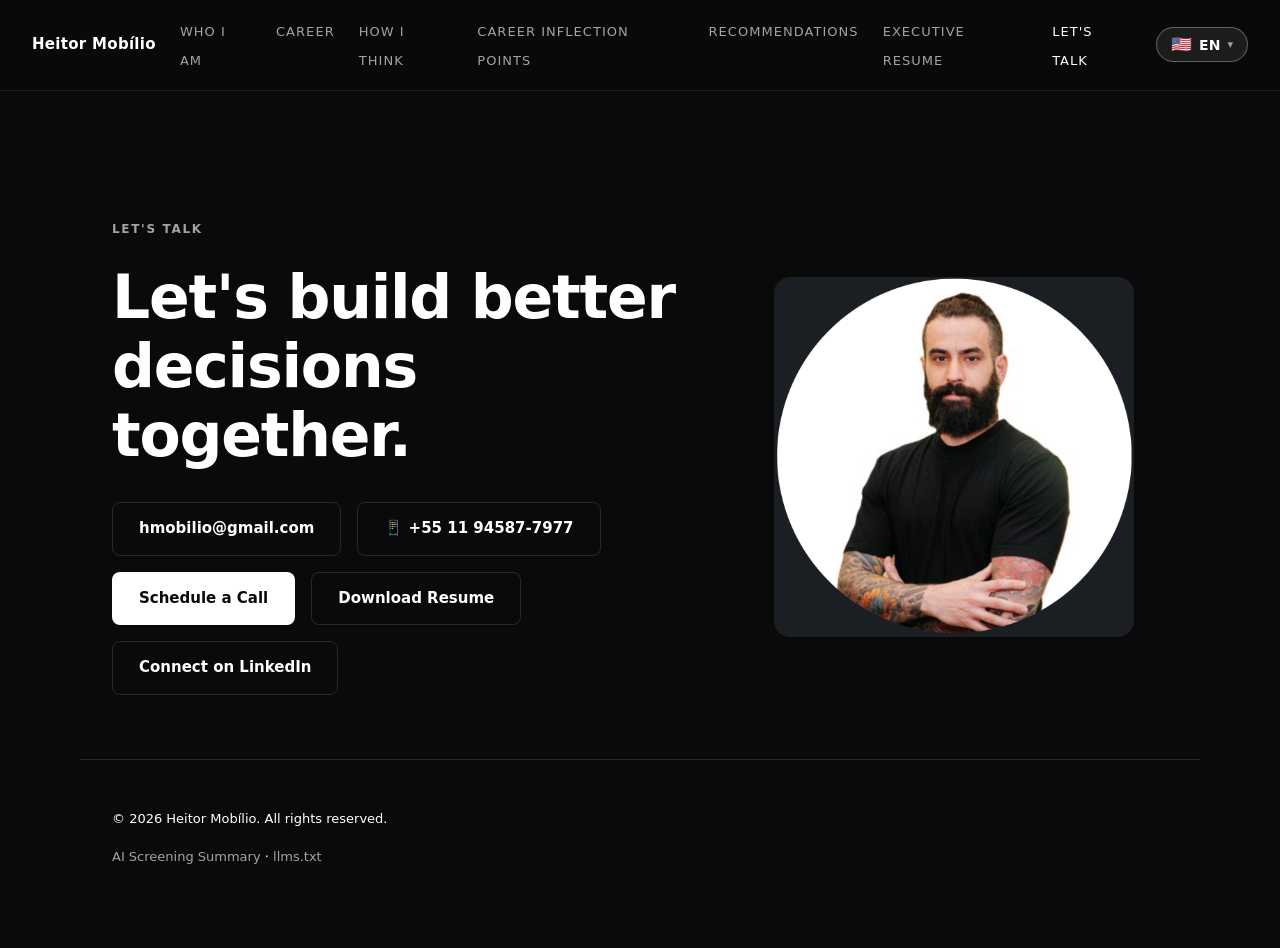
<file: lets-talk.html>
<!DOCTYPE html>
<html lang="en">
<head>
<meta charset="UTF-8" />
<meta name="viewport" content="width=device-width, initial-scale=1.0" />
<title>Let's Talk — Heitor Mobílio</title>
<meta name="description" content="Schedule a call, download the executive resume or connect on LinkedIn with Heitor Mobílio." />
<link rel="canonical" href="https://heitormobiliomelo.github.io/ExecutiveProject/lets-talk.html" />
<meta name="robots" content="index,follow" />
<meta property="og:type" content="website" />
<meta property="og:site_name" content="Heitor Mobílio — Executive Career Experience" />
<meta property="og:title" content="Let's Talk — Heitor Mobílio" />
<meta property="og:description" content="Schedule a call, download the executive resume or connect on LinkedIn with Heitor Mobílio." />
<meta property="og:url" content="https://heitormobiliomelo.github.io/ExecutiveProject/lets-talk.html" />
<meta property="og:image" content="https://heitormobiliomelo.github.io/ExecutiveProject/assets/img/profile/heitor.png" />
<meta property="og:locale" content="en_US" />
<meta property="og:locale:alternate" content="pt_BR" />
<meta property="og:locale:alternate" content="es_ES" />
<meta name="twitter:card" content="summary" />
<meta name="twitter:title" content="Let's Talk — Heitor Mobílio" />
<meta name="twitter:description" content="Schedule a call, download the executive resume or connect on LinkedIn with Heitor Mobílio." />
<meta name="twitter:image" content="https://heitormobiliomelo.github.io/ExecutiveProject/assets/img/profile/heitor.png" />
<link rel="stylesheet" href="assets/css/main.css" />
<script type="application/ld+json">
{
  "@context": "https://schema.org",
  "@type": "Person",
  "name": "Heitor Mobílio",
  "email": "mailto:hmobilio@gmail.com",
  "telephone": "+55 11 94587-7977",
  "sameAs": ["https://www.linkedin.com/in/heitor-mobilio/"]
}
</script>
<!-- Google Analytics 4 · instrumentação v2 (14/ago/2026) -->
<script async src="https://www.googletagmanager.com/gtag/js?id=G-5WGKCCQN2Y"></script>
<script>
  window.dataLayer = window.dataLayer || [];
  function gtag(){dataLayer.push(arguments);}
  gtag('js', new Date());
  /* Idioma escolhido no site vira propriedade do usuário (dimensão de análise) */
  var eceLang = (function(){ try { return localStorage.getItem('ece_lang') || 'auto'; } catch(e){ return 'auto'; } })();
  gtag('set', 'user_properties', { site_language: eceLang });
  gtag('config', 'G-5WGKCCQN2Y', { page_language: eceLang });
  /* Eventos-chave (marcar como key events no Admin do GA4):
     - schedule_call_click : clique em "Schedule a Call" (cal.com)
     - file_download       : disparado pela Medição aprimorada (PDF) — traz file_name com o idioma do CV
     - linkedin_click      : clique para o LinkedIn
     - language_change     : troca de idioma (enviado por assets/js/i18n.js)      */
  document.addEventListener('click', function (e) {
    var t = e.target.closest ? e.target : null; if (!t) return;
    var call = t.closest('a[href*="cal.com"]');
    if (call) gtag('event', 'schedule_call_click', { link_url: call.href, page: location.pathname, cta_text: (call.textContent||'').trim().slice(0,60) });
    var li = t.closest('a[href*="linkedin.com"]');
    if (li) gtag('event', 'linkedin_click', { link_url: li.href, page: location.pathname });
    var cv = t.closest('a[href$=".pdf"]');
    if (cv) gtag('event', 'cv_download_click', { file_name: (cv.getAttribute('href')||'').split('/').pop(), page: location.pathname, cta_text: (cv.textContent||'').trim().slice(0,60) });
  });
</script>
</head>
<body data-page="lets-talk">

<header class="site-header">
  <a class="site-header__name" href="index.html" data-i18n="meta.siteName">Heitor Mobílio</a>
  <nav>
    <ul class="site-nav">
      <li><a href="who-i-am.html" data-page="who-i-am" data-i18n="nav.whoIAm">Who I Am</a></li>
      <li><a href="career.html" data-page="career" data-i18n="nav.career">Career</a></li>
      <li><a href="how-i-think.html" data-page="how-i-think" data-i18n="nav.howIThink">How I Think</a></li>
      <li><a href="inflection-points.html" data-page="inflection-points" data-i18n="nav.inflectionPoints">Career Inflection Points</a></li>
      <li><a href="recommendations.html" data-page="recommendations" data-i18n="nav.recommendations">Recommendations</a></li>
      <li><a href="cv-executivo.html" data-page="cv" data-i18n="nav.cv">Executive Resume</a></li>
      <li><a href="lets-talk.html" data-page="lets-talk" data-i18n="nav.letsTalk">Let's Talk</a></li>
    </ul>
  </nav>
  <div class="lang-switcher">
    <button class="lang-switcher__button" type="button" aria-label="Select language">
      <span class="lang-switcher__button-flag">🌐</span>
      <span class="lang-switcher__button-label">EN</span>
      <span class="lang-switcher__caret">▾</span>
    </button>
    <div class="lang-switcher__menu">
      <button class="lang-switcher__option" data-lang="en" type="button"><span class="flag">🇺🇸</span> English</button>
      <button class="lang-switcher__option" data-lang="pt" type="button"><span class="flag">🇧🇷</span> Português</button>
      <button class="lang-switcher__option" data-lang="es" type="button"><span class="flag">🇪🇸</span> Español</button>
    </div>
  </div>
</header>

<main>
  <section class="band band--dark">
    <div class="hero">
      <div class="hero__content">
        <span class="eyebrow" data-i18n="nav.letsTalk">Let's Talk</span>
        <h1 class="hero__headline" data-i18n="landing.ctaTitle">Let's build better decisions together.</h1>
        <div class="btn-row" style="margin-top: var(--space-4);">
          <a class="btn btn-secondary" href="mailto:hmobilio@gmail.com">hmobilio@gmail.com</a>
          <span class="contact-static">📱 +55 11 94587-7977</span>
        </div>
        <div class="btn-row" style="margin-top: var(--space-2);">
          <a class="btn btn-primary" href="https://cal.com/heitor-mobilio-uokr3v" target="_blank" rel="noopener" data-i18n="letsTalk.scheduleCall">Schedule a Call</a>
          <a class="btn btn-secondary" href="assets/documents/CV_Heitor_Mobilio_Executivo_PT.pdf" download data-i18n="letsTalk.downloadCv" data-i18n-attr="href:cv.downloadHref">Download Resume</a>
          <a class="btn btn-secondary" href="https://www.linkedin.com/in/heitor-mobilio/" target="_blank" rel="noopener" data-i18n="letsTalk.connectLinkedin">Connect on LinkedIn</a>
        </div>
      </div>
      <div class="hero__photo-wrap">
        <img class="hero__photo" src="assets/img/profile/heitor.png" data-i18n-attr="alt:landing.photoAlt" alt="Heitor Mobílio" />
      </div>
    </div>
  </section>
</main>

<footer class="site-footer band band--dark">
  <p data-i18n="footer.textLive">© 2026 Heitor Mobílio. All rights reserved.</p>
  <p class="site-footer__meta">
    <a href="ai-summary.html" data-i18n="footer.aiSummaryLink">AI Screening Summary</a> · <a href="llms.txt">llms.txt</a>
  </p>
</footer>

<script src="assets/js/nav.js"></script>
<script src="assets/js/i18n.js"></script>
</body>
</html>
</file>
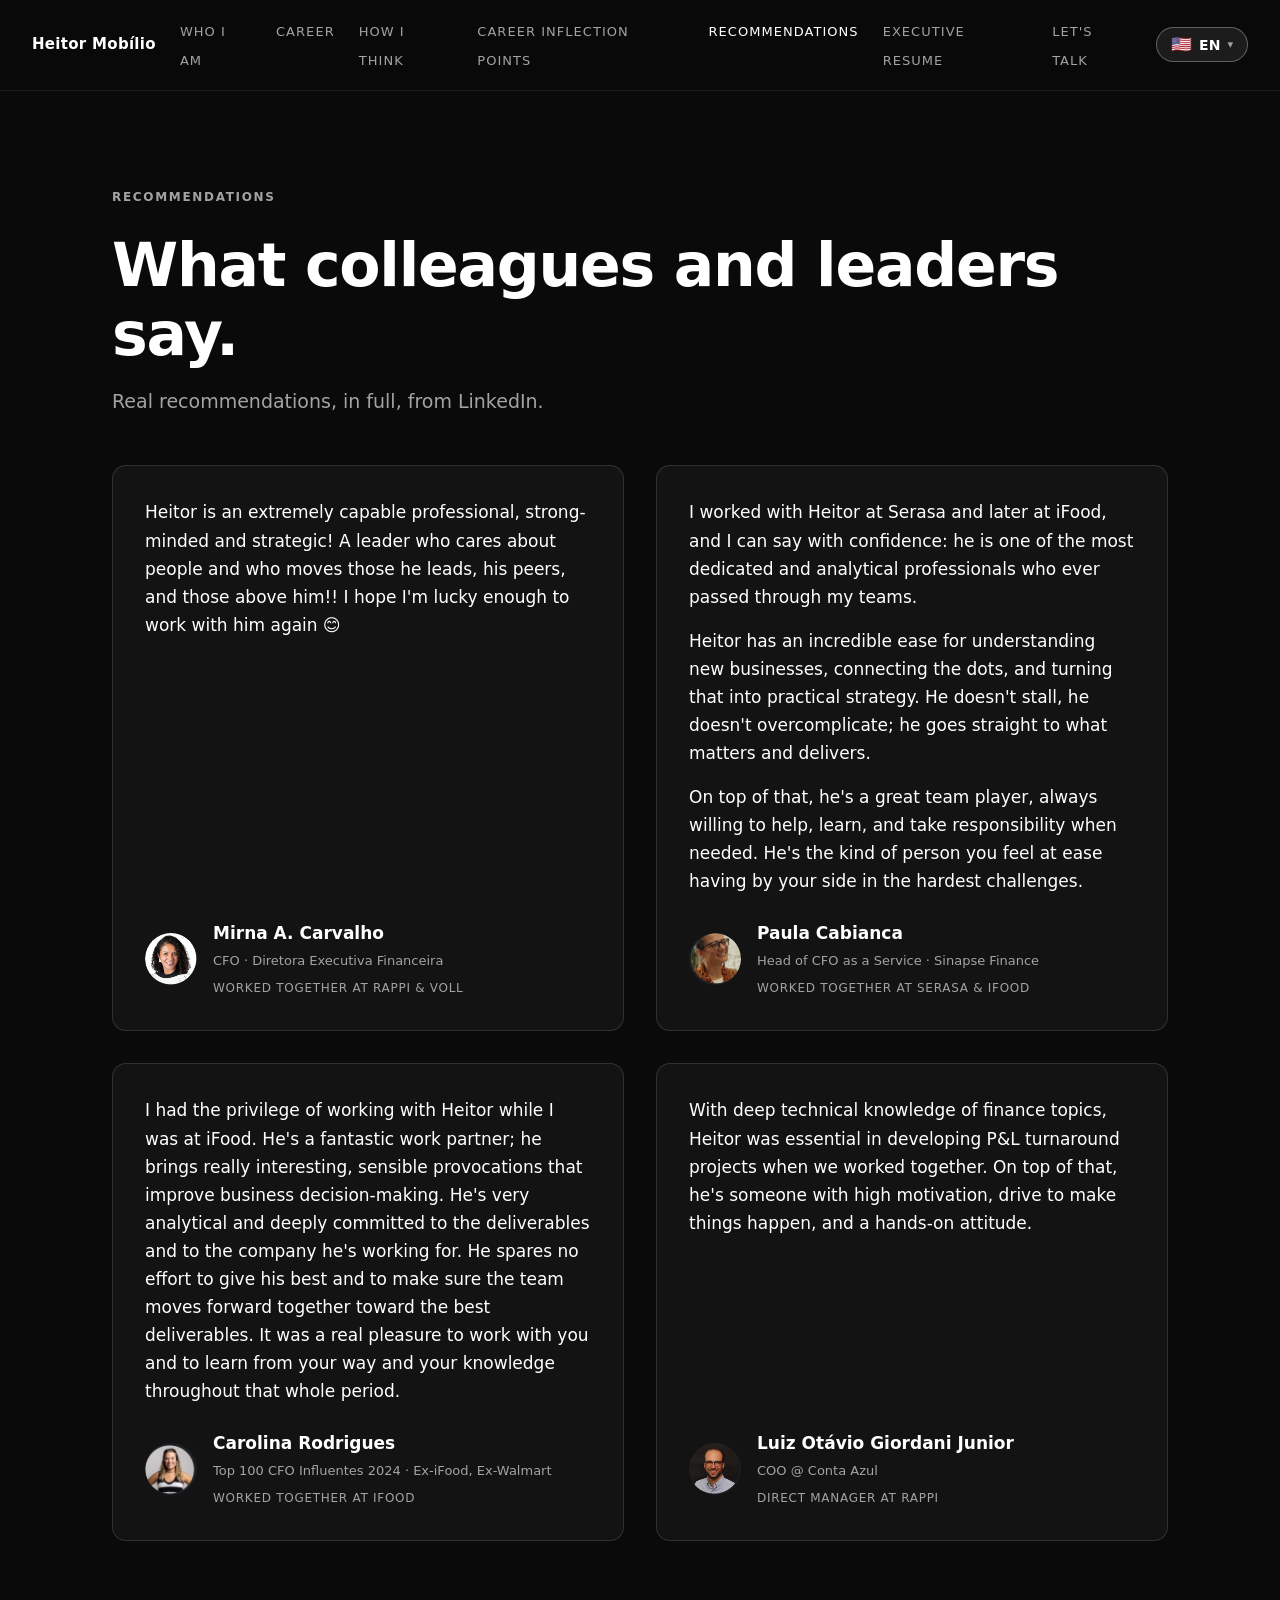
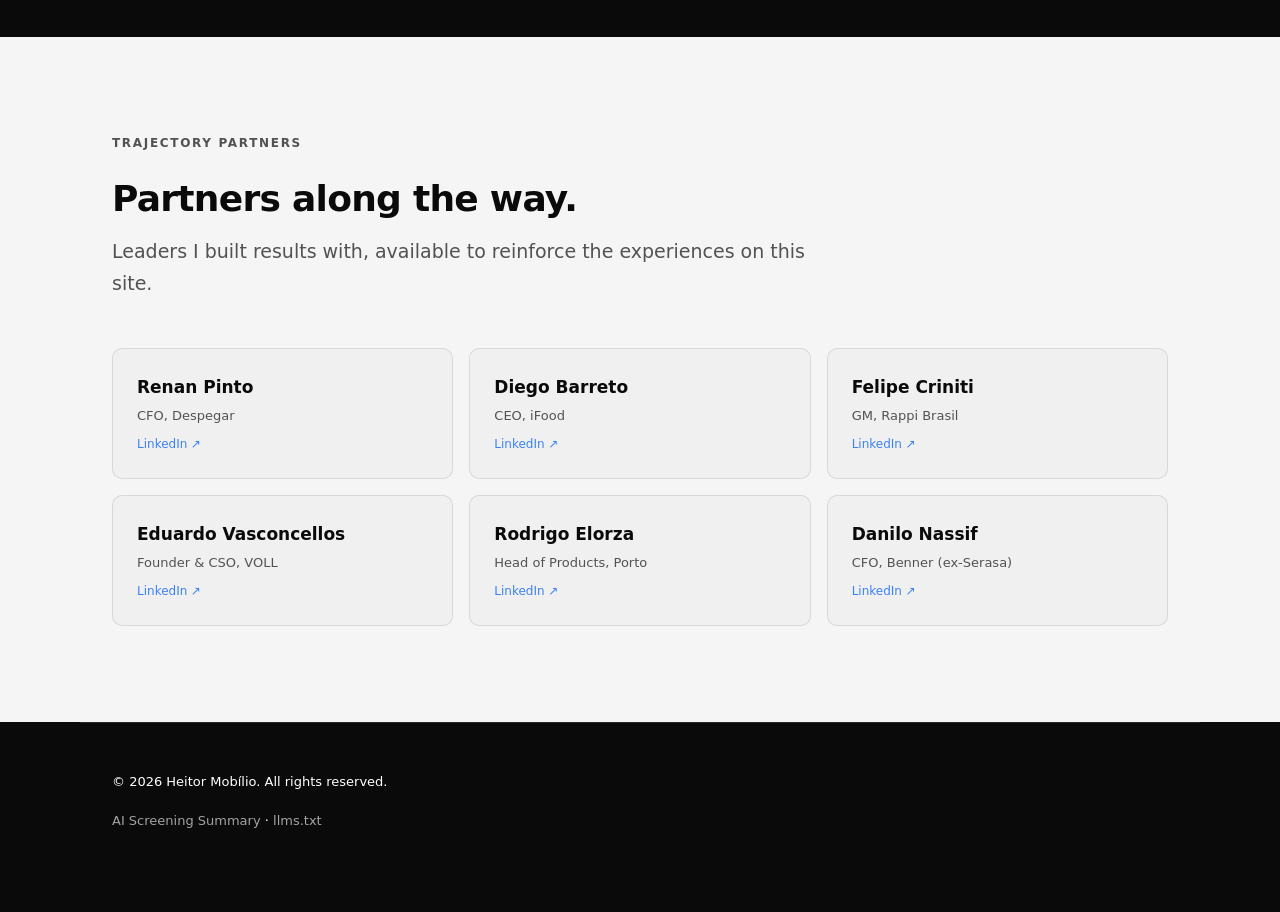
<file: recommendations.html>
<!DOCTYPE html>
<html lang="en">
<head>
<meta charset="UTF-8" />
<meta name="viewport" content="width=device-width, initial-scale=1.0" />
<title>Recommendations — Heitor Mobílio</title>
<meta name="description" content="What leaders and peers say about working with Heitor Mobílio — recommendations from Serasa, iFood, Porto, Rappi and others." />
<link rel="canonical" href="https://heitormobiliomelo.github.io/ExecutiveProject/recommendations.html" />
<meta name="robots" content="index,follow" />
<meta property="og:type" content="website" />
<meta property="og:site_name" content="Heitor Mobílio — Executive Career Experience" />
<meta property="og:title" content="Recommendations — Heitor Mobílio" />
<meta property="og:description" content="What leaders and peers say about working with Heitor Mobílio — recommendations from Serasa, iFood, Porto, Rappi and others." />
<meta property="og:url" content="https://heitormobiliomelo.github.io/ExecutiveProject/recommendations.html" />
<meta property="og:image" content="https://heitormobiliomelo.github.io/ExecutiveProject/assets/img/profile/heitor.png" />
<meta property="og:locale" content="en_US" />
<meta property="og:locale:alternate" content="pt_BR" />
<meta property="og:locale:alternate" content="es_ES" />
<meta name="twitter:card" content="summary" />
<meta name="twitter:title" content="Recommendations — Heitor Mobílio" />
<meta name="twitter:description" content="What leaders and peers say about working with Heitor Mobílio — recommendations from Serasa, iFood, Porto, Rappi and others." />
<meta name="twitter:image" content="https://heitormobiliomelo.github.io/ExecutiveProject/assets/img/profile/heitor.png" />
<link rel="stylesheet" href="assets/css/main.css" />
<style>
  .rec-grid { display: grid; grid-template-columns: 1fr; gap: var(--space-4); margin-top: var(--space-6); }
  @media (min-width: 780px) { .rec-grid { grid-template-columns: 1fr 1fr; } }
  .rec-card { border: 1px solid var(--border); border-radius: 14px; padding: var(--space-4); background: var(--surface); display: flex; flex-direction: column; }
  .rec-card blockquote { margin: 0 0 var(--space-3); }
  .rec-card blockquote p { font-size: 1.0625rem; line-height: 1.65; color: var(--fg); }
  .rec-card blockquote p:last-child { margin-bottom: 0; }
  .rec-card__author { margin-top: auto; }
  .rec-card__name { font-weight: 600; color: var(--fg); }
  .rec-card__role { font-size: 0.8125rem; color: var(--fg-muted); margin-top: 2px; }
  .rec-card__rel { font-size: 0.75rem; color: var(--fg-muted); margin-top: 6px; text-transform: uppercase; letter-spacing: 0.06em; }
</style>
<!-- Google Analytics 4 · instrumentação v2 (14/ago/2026) -->
<script async src="https://www.googletagmanager.com/gtag/js?id=G-5WGKCCQN2Y"></script>
<script>
  window.dataLayer = window.dataLayer || [];
  function gtag(){dataLayer.push(arguments);}
  gtag('js', new Date());
  /* Idioma escolhido no site vira propriedade do usuário (dimensão de análise) */
  var eceLang = (function(){ try { return localStorage.getItem('ece_lang') || 'auto'; } catch(e){ return 'auto'; } })();
  gtag('set', 'user_properties', { site_language: eceLang });
  gtag('config', 'G-5WGKCCQN2Y', { page_language: eceLang });
  /* Eventos-chave (marcar como key events no Admin do GA4):
     - schedule_call_click : clique em "Schedule a Call" (cal.com)
     - file_download       : disparado pela Medição aprimorada (PDF) — traz file_name com o idioma do CV
     - linkedin_click      : clique para o LinkedIn
     - language_change     : troca de idioma (enviado por assets/js/i18n.js)      */
  document.addEventListener('click', function (e) {
    var t = e.target.closest ? e.target : null; if (!t) return;
    var call = t.closest('a[href*="cal.com"]');
    if (call) gtag('event', 'schedule_call_click', { link_url: call.href, page: location.pathname, cta_text: (call.textContent||'').trim().slice(0,60) });
    var li = t.closest('a[href*="linkedin.com"]');
    if (li) gtag('event', 'linkedin_click', { link_url: li.href, page: location.pathname });
    var cv = t.closest('a[href$=".pdf"]');
    if (cv) gtag('event', 'cv_download_click', { file_name: (cv.getAttribute('href')||'').split('/').pop(), page: location.pathname, cta_text: (cv.textContent||'').trim().slice(0,60) });
  });
</script>
</head>
<body data-page="recommendations">

<header class="site-header">
  <a class="site-header__name" href="index.html" data-i18n="meta.siteName">Heitor Mobílio</a>
  <nav>
    <ul class="site-nav">
      <li><a href="who-i-am.html" data-page="who-i-am" data-i18n="nav.whoIAm">Who I Am</a></li>
      <li><a href="career.html" data-page="career" data-i18n="nav.career">Career</a></li>
      <li><a href="how-i-think.html" data-page="how-i-think" data-i18n="nav.howIThink">How I Think</a></li>
      <li><a href="inflection-points.html" data-page="inflection-points" data-i18n="nav.inflectionPoints">Career Inflection Points</a></li>
      <li><a href="recommendations.html" data-page="recommendations" data-i18n="nav.recommendations">Recommendations</a></li>
      <li><a href="cv-executivo.html" data-page="cv" data-i18n="nav.cv">Executive Resume</a></li>
      <li><a href="lets-talk.html" data-page="lets-talk" data-i18n="nav.letsTalk">Let's Talk</a></li>
    </ul>
  </nav>
  <div class="lang-switcher">
    <button class="lang-switcher__button" type="button" aria-label="Select language">
      <span class="lang-switcher__button-flag">🌐</span>
      <span class="lang-switcher__button-label">EN</span>
      <span class="lang-switcher__caret">▾</span>
    </button>
    <div class="lang-switcher__menu">
      <button class="lang-switcher__option" data-lang="en" type="button"><span class="flag">🇺🇸</span> English</button>
      <button class="lang-switcher__option" data-lang="pt" type="button"><span class="flag">🇧🇷</span> Português</button>
      <button class="lang-switcher__option" data-lang="es" type="button"><span class="flag">🇪🇸</span> Español</button>
    </div>
  </div>
</header>

<main>
  <section class="band band--dark">
    <div class="band__inner">
      <span class="eyebrow" data-i18n="nav.recommendations">Recommendations</span>
      <h1 data-i18n="recommendations.title">What colleagues and leaders say.</h1>
      <p class="lead" data-i18n="recommendations.intro">Real recommendations, in full, from LinkedIn.</p>

      <div class="rec-grid">
        <div class="rec-card">
          <blockquote><p data-i18n="recommendations.mirnaQuote">Heitor is an extremely capable professional, strong-minded and strategic! A leader who cares about people and who moves those he leads, his peers, and those above him!! I hope I'm lucky enough to work with him again 😊</p></blockquote>
          <div class="rec-card__author">
            <img class="rec-card__avatar" src="assets/img/recom/mirna.png" alt="Mirna A. Carvalho" />
            <div>
              <div class="rec-card__name">Mirna A. Carvalho</div>
              <div class="rec-card__role">CFO · Diretora Executiva Financeira</div>
              <div class="rec-card__rel" data-i18n="recommendations.relMirna">Worked together at Rappi &amp; VOLL</div>
            </div>
          </div>
        </div>

        <div class="rec-card">
          <blockquote>
            <p data-i18n="recommendations.paulaQuote1">I worked with Heitor at Serasa and later at iFood, and I can say with confidence: he is one of the most dedicated and analytical professionals who ever passed through my teams.</p>
            <p data-i18n="recommendations.paulaQuote2">Heitor has an incredible ease for understanding new businesses, connecting the dots, and turning that into practical strategy. He doesn't stall, he doesn't overcomplicate; he goes straight to what matters and delivers.</p>
            <p data-i18n="recommendations.paulaQuote3">On top of that, he's a great team player, always willing to help, learn, and take responsibility when needed. He's the kind of person you feel at ease having by your side in the hardest challenges.</p>
          </blockquote>
          <div class="rec-card__author">
            <img class="rec-card__avatar" src="assets/img/recom/paula.png" alt="Paula Cabianca" />
            <div>
              <div class="rec-card__name">Paula Cabianca</div>
              <div class="rec-card__role">Head of CFO as a Service · Sinapse Finance</div>
              <div class="rec-card__rel" data-i18n="recommendations.relPaula">Worked together at Serasa &amp; iFood</div>
            </div>
          </div>
        </div>

        <div class="rec-card">
          <blockquote><p data-i18n="recommendations.carolinaQuote">I had the privilege of working with Heitor while I was at iFood. He's a fantastic work partner; he brings really interesting, sensible provocations that improve business decision-making. He's very analytical and deeply committed to the deliverables and to the company he's working for. He spares no effort to give his best and to make sure the team moves forward together toward the best deliverables. It was a real pleasure to work with you and to learn from your way and your knowledge throughout that whole period.</p></blockquote>
          <div class="rec-card__author">
            <img class="rec-card__avatar" src="assets/img/recom/carolina.png" alt="Carolina Rodrigues" />
            <div>
              <div class="rec-card__name">Carolina Rodrigues</div>
              <div class="rec-card__role">Top 100 CFO Influentes 2024 · Ex-iFood, Ex-Walmart</div>
              <div class="rec-card__rel" data-i18n="recommendations.relCarolina">Worked together at iFood</div>
            </div>
          </div>
        </div>

        <div class="rec-card">
          <blockquote><p data-i18n="recommendations.luizQuote">With deep technical knowledge of finance topics, Heitor was essential in developing P&amp;L turnaround projects when we worked together. On top of that, he's someone with high motivation, drive to make things happen, and a hands-on attitude.</p></blockquote>
          <div class="rec-card__author">
            <img class="rec-card__avatar" src="assets/img/recom/luiz-otavio.png" alt="Luiz Otávio Giordani Junior" />
            <div>
              <div class="rec-card__name">Luiz Otávio Giordani Junior</div>
              <div class="rec-card__role">COO @ Conta Azul</div>
              <div class="rec-card__rel" data-i18n="recommendations.relLuiz">Direct manager at Rappi</div>
            </div>
          </div>
        </div>
      </div>
    </div>
  </section>

  <!-- Trajectory partners -->
  <section class="band band--light">
    <div class="band__inner">
      <span class="eyebrow" data-i18n="recommendations.partnersEyebrow">Trajectory partners</span>
      <h2 data-i18n="recommendations.partnersTitle">Partners along the way.</h2>
      <p class="lead" data-i18n="recommendations.partnersIntro">Leaders I built results with, available to reinforce the experiences on this site.</p>
      <div class="partners-grid">
        <a class="partner" href="https://www.linkedin.com/in/pintorenan/" target="_blank" rel="noopener">
          <span class="partner__name">Renan Pinto</span>
          <span class="partner__role">CFO, Despegar</span>
          <span class="partner__link">LinkedIn ↗</span>
        </a>
        <a class="partner" href="https://www.linkedin.com/in/diegobarreto/" target="_blank" rel="noopener">
          <span class="partner__name">Diego Barreto</span>
          <span class="partner__role">CEO, iFood</span>
          <span class="partner__link">LinkedIn ↗</span>
        </a>
        <a class="partner" href="https://www.linkedin.com/in/felipecriniti/" target="_blank" rel="noopener">
          <span class="partner__name">Felipe Criniti</span>
          <span class="partner__role">GM, Rappi Brasil</span>
          <span class="partner__link">LinkedIn ↗</span>
        </a>
        <a class="partner" href="https://www.linkedin.com/in/eduardo-vasconcellos-21309735/" target="_blank" rel="noopener">
          <span class="partner__name">Eduardo Vasconcellos</span>
          <span class="partner__role">Founder &amp; CSO, VOLL</span>
          <span class="partner__link">LinkedIn ↗</span>
        </a>
        <a class="partner" href="https://www.linkedin.com/in/rodrigo-elorza-92a98620/" target="_blank" rel="noopener">
          <span class="partner__name">Rodrigo Elorza</span>
          <span class="partner__role" data-i18n="recommendations.roleElorza">Head of Products, Porto</span>
          <span class="partner__link">LinkedIn ↗</span>
        </a>
        <a class="partner" href="https://www.linkedin.com/in/danilo-nassif/" target="_blank" rel="noopener">
          <span class="partner__name">Danilo Nassif</span>
          <span class="partner__role">CFO, Benner (ex-Serasa)</span>
          <span class="partner__link">LinkedIn ↗</span>
        </a>
      </div>
    </div>
  </section>
</main>

<footer class="site-footer band band--dark">
  <p data-i18n="footer.textLive">© 2026 Heitor Mobílio. All rights reserved.</p>
  <p class="site-footer__meta">
    <a href="ai-summary.html" data-i18n="footer.aiSummaryLink">AI Screening Summary</a> · <a href="llms.txt">llms.txt</a>
  </p>
</footer>

<script src="assets/js/nav.js"></script>
<script src="assets/js/i18n.js"></script>
</body>
</html>
</file>
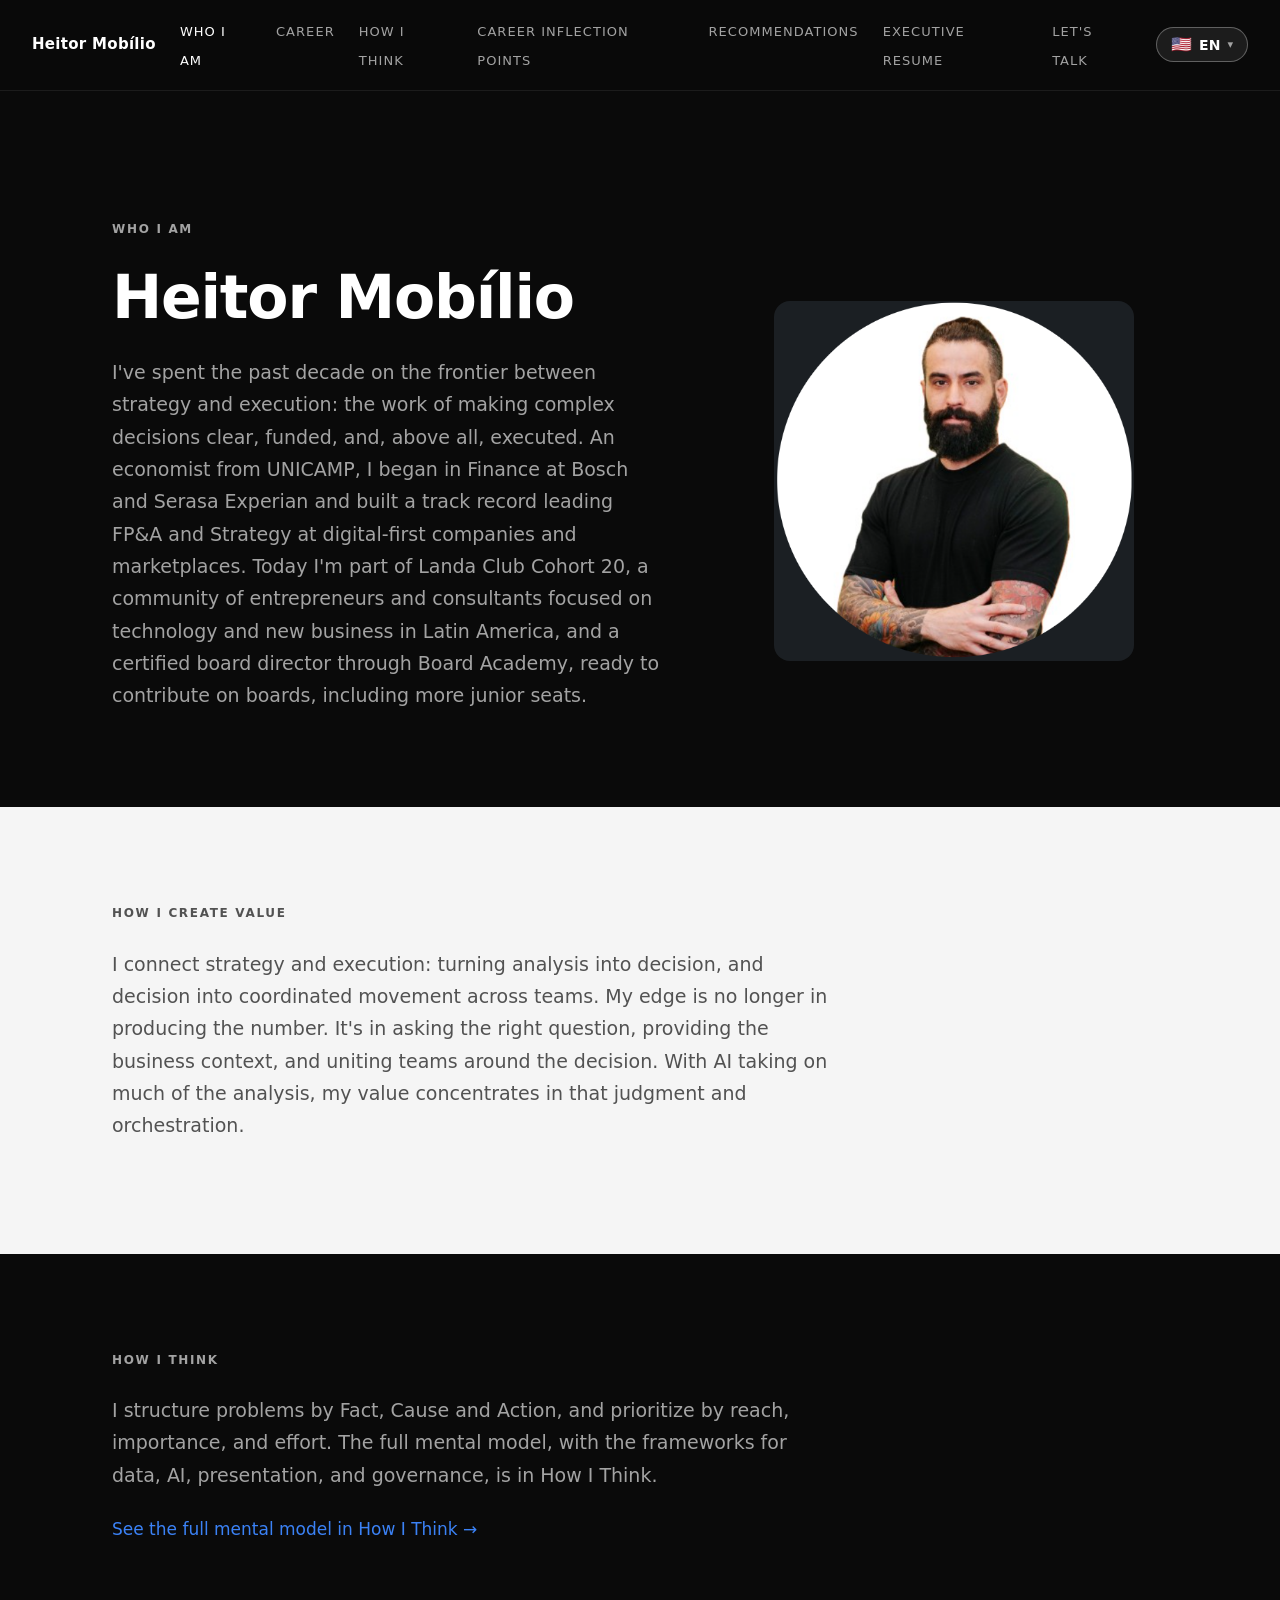
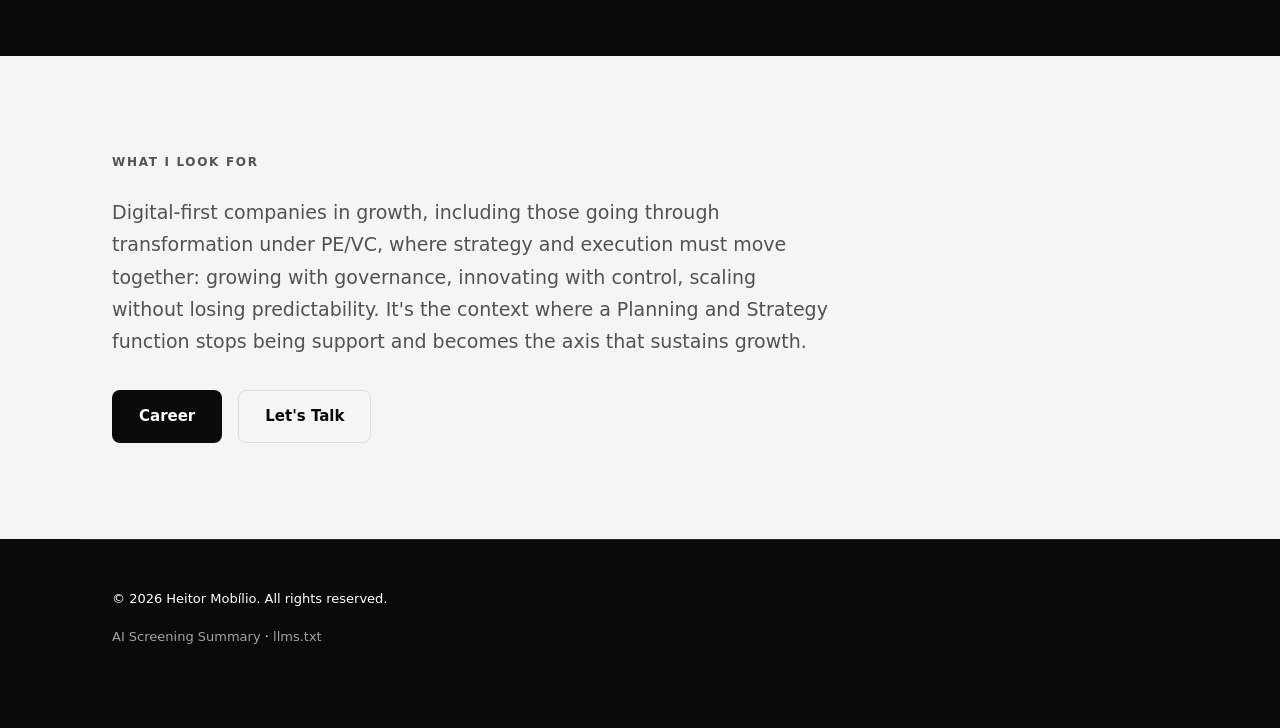
<file: who-i-am.html>
<!DOCTYPE html>
<html lang="en">
<head>
<meta charset="UTF-8" />
<meta name="viewport" content="width=device-width, initial-scale=1.0" />
<title>Who I Am — Heitor Mobílio</title>
<meta name="description" content="Economist and FP&A/strategy leader on the frontier between strategy and execution — background, values and what drives the work." />
<link rel="canonical" href="https://heitormobiliomelo.github.io/ExecutiveProject/who-i-am.html" />
<meta name="robots" content="index,follow" />
<meta property="og:type" content="website" />
<meta property="og:site_name" content="Heitor Mobílio — Executive Career Experience" />
<meta property="og:title" content="Who I Am — Heitor Mobílio" />
<meta property="og:description" content="Economist and FP&A/strategy leader on the frontier between strategy and execution — background, values and what drives the work." />
<meta property="og:url" content="https://heitormobiliomelo.github.io/ExecutiveProject/who-i-am.html" />
<meta property="og:image" content="https://heitormobiliomelo.github.io/ExecutiveProject/assets/img/profile/heitor.png" />
<meta property="og:locale" content="en_US" />
<meta property="og:locale:alternate" content="pt_BR" />
<meta property="og:locale:alternate" content="es_ES" />
<meta name="twitter:card" content="summary" />
<meta name="twitter:title" content="Who I Am — Heitor Mobílio" />
<meta name="twitter:description" content="Economist and FP&A/strategy leader on the frontier between strategy and execution — background, values and what drives the work." />
<meta name="twitter:image" content="https://heitormobiliomelo.github.io/ExecutiveProject/assets/img/profile/heitor.png" />
<link rel="stylesheet" href="assets/css/main.css" />
<!-- Google Analytics 4 · instrumentação v2 (14/ago/2026) -->
<script async src="https://www.googletagmanager.com/gtag/js?id=G-5WGKCCQN2Y"></script>
<script>
  window.dataLayer = window.dataLayer || [];
  function gtag(){dataLayer.push(arguments);}
  gtag('js', new Date());
  /* Idioma escolhido no site vira propriedade do usuário (dimensão de análise) */
  var eceLang = (function(){ try { return localStorage.getItem('ece_lang') || 'auto'; } catch(e){ return 'auto'; } })();
  gtag('set', 'user_properties', { site_language: eceLang });
  gtag('config', 'G-5WGKCCQN2Y', { page_language: eceLang });
  /* Eventos-chave (marcar como key events no Admin do GA4):
     - schedule_call_click : clique em "Schedule a Call" (cal.com)
     - file_download       : disparado pela Medição aprimorada (PDF) — traz file_name com o idioma do CV
     - linkedin_click      : clique para o LinkedIn
     - language_change     : troca de idioma (enviado por assets/js/i18n.js)      */
  document.addEventListener('click', function (e) {
    var t = e.target.closest ? e.target : null; if (!t) return;
    var call = t.closest('a[href*="cal.com"]');
    if (call) gtag('event', 'schedule_call_click', { link_url: call.href, page: location.pathname, cta_text: (call.textContent||'').trim().slice(0,60) });
    var li = t.closest('a[href*="linkedin.com"]');
    if (li) gtag('event', 'linkedin_click', { link_url: li.href, page: location.pathname });
    var cv = t.closest('a[href$=".pdf"]');
    if (cv) gtag('event', 'cv_download_click', { file_name: (cv.getAttribute('href')||'').split('/').pop(), page: location.pathname, cta_text: (cv.textContent||'').trim().slice(0,60) });
  });
</script>
</head>
<body data-page="who-i-am">

<header class="site-header">
  <a class="site-header__name" href="index.html" data-i18n="meta.siteName">Heitor Mobílio</a>
  <nav>
    <ul class="site-nav">
      <li><a href="who-i-am.html" data-page="who-i-am" data-i18n="nav.whoIAm">Who I Am</a></li>
      <li><a href="career.html" data-page="career" data-i18n="nav.career">Career</a></li>
      <li><a href="how-i-think.html" data-page="how-i-think" data-i18n="nav.howIThink">How I Think</a></li>
      <li><a href="inflection-points.html" data-page="inflection-points" data-i18n="nav.inflectionPoints">Career Inflection Points</a></li>
      <li><a href="recommendations.html" data-page="recommendations" data-i18n="nav.recommendations">Recommendations</a></li>
      <li><a href="cv-executivo.html" data-page="cv" data-i18n="nav.cv">Executive Resume</a></li>
      <li><a href="lets-talk.html" data-page="lets-talk" data-i18n="nav.letsTalk">Let's Talk</a></li>
    </ul>
  </nav>
  <div class="lang-switcher">
    <button class="lang-switcher__button" type="button" aria-label="Select language">
      <span class="lang-switcher__button-flag">🌐</span>
      <span class="lang-switcher__button-label">EN</span>
      <span class="lang-switcher__caret">▾</span>
    </button>
    <div class="lang-switcher__menu">
      <button class="lang-switcher__option" data-lang="en" type="button"><span class="flag">🇺🇸</span> English</button>
      <button class="lang-switcher__option" data-lang="pt" type="button"><span class="flag">🇧🇷</span> Português</button>
      <button class="lang-switcher__option" data-lang="es" type="button"><span class="flag">🇪🇸</span> Español</button>
    </div>
  </div>
</header>

<main>
  <!-- Hero -->
  <section class="band band--dark">
    <div class="hero">
      <div class="hero__content">
        <span class="eyebrow" data-i18n="nav.whoIAm">Who I Am</span>
        <h1 class="hero__headline" data-i18n="meta.siteName">Heitor Mobílio</h1>
        <p class="hero__summary" data-i18n="whoIAm.resumo">I've spent the past decade on the frontier between strategy and execution: the work of making complex decisions clear, funded, and, above all, executed. An economist from UNICAMP, I began in Finance at Bosch and Serasa Experian and built a track record leading FP&amp;A and Strategy at digital-first companies and marketplaces. Today I'm part of Landa Club Cohort 20, a community of entrepreneurs and consultants focused on technology and new business in Latin America, and a certified board director through Board Academy, ready to contribute on boards, including more junior seats.</p>
      </div>
      <div class="hero__photo-wrap">
        <img class="hero__photo" src="assets/img/profile/heitor.png" data-i18n-attr="alt:landing.photoAlt" alt="Heitor Mobílio" />
      </div>
    </div>
  </section>

  <!-- Como crio valor -->
  <section class="band band--light">
    <div class="band__inner prose">
      <span class="eyebrow" data-i18n="whoIAm.valueLabel">How I create value</span>
      <p class="lead" data-i18n="whoIAm.value">I connect strategy and execution: turning analysis into decision, and decision into coordinated movement across teams. My edge is no longer in producing the number. It's in asking the right question, providing the business context, and uniting teams around the decision. With AI taking on much of the analysis, my value concentrates in that judgment and orchestration.</p>
    </div>
  </section>

  <!-- Como penso -->
  <section class="band band--dark">
    <div class="band__inner prose">
      <span class="eyebrow" data-i18n="whoIAm.thinkLabel">How I think</span>
      <p class="lead" data-i18n="whoIAm.think">I structure problems by Fact, Cause and Action, and prioritize by reach, importance, and effort. The full mental model, with the frameworks for data, AI, presentation, and governance, is in How I Think.</p>
      <p style="margin-top: var(--space-3);"><a href="how-i-think.html" data-i18n="whoIAm.thinkLink">See the full mental model in How I Think →</a></p>
    </div>
  </section>

  <!-- O que procuro -->
  <section class="band band--light">
    <div class="band__inner prose">
      <span class="eyebrow" data-i18n="whoIAm.seekLabel">What I look for</span>
      <p class="lead" data-i18n="whoIAm.seek">Digital-first companies in growth, including those going through transformation under PE/VC, where strategy and execution must move together: growing with governance, innovating with control, scaling without losing predictability. It's the context where a Planning and Strategy function stops being support and becomes the axis that sustains growth.</p>
      <div class="btn-row" style="margin-top: var(--space-4);">
        <a class="btn btn-primary" href="career.html" data-i18n="nav.career">Career</a>
        <a class="btn btn-secondary" href="lets-talk.html" data-i18n="nav.letsTalk">Let's Talk</a>
      </div>
    </div>
  </section>
</main>

<footer class="site-footer band band--dark">
  <p data-i18n="footer.textLive">© 2026 Heitor Mobílio. All rights reserved.</p>
  <p class="site-footer__meta">
    <a href="ai-summary.html" data-i18n="footer.aiSummaryLink">AI Screening Summary</a> · <a href="llms.txt">llms.txt</a>
  </p>
</footer>

<script src="assets/js/nav.js"></script>
<script src="assets/js/i18n.js"></script>
</body>
</html>
</file>
<file: assets/css/main.css>
/* ==========================================================================
   Executive Career Experience — Design System (Dark / Alternating)
   Clarity is Sophistication.
   ========================================================================== */

:root {
  /* Palette — neutral, dark-first */
  --color-white: #ffffff;
  --color-black: #0a0a0a;
  --color-near-black: #111111;
  --color-gray-100: #f5f5f5;
  --color-gray-200: #e5e5e5;
  --color-gray-300: #d4d4d4;
  --color-gray-400: #a3a3a3;
  --color-gray-500: #737373;
  --color-gray-600: #525252;
  --color-gray-800: #262626;
  --color-blue: #3b82f6;
  --color-blue-hover: #60a5fa;

  /* Band tokens — set per section, consumed by children */
  --bg: var(--color-black);
  --fg: var(--color-white);
  --fg-muted: var(--color-gray-400);
  --border: rgba(255, 255, 255, 0.12);
  --surface: rgba(255, 255, 255, 0.04);

  /* Typography */
  --font-sans: "Inter", system-ui, -apple-system, "Segoe UI", sans-serif;
  --font-size-body: 1.0625rem;
  --line-height-body: 1.7;

  /* Spacing grid — multiples of 8px */
  --space-1: 8px;
  --space-2: 16px;
  --space-3: 24px;
  --space-4: 32px;
  --space-6: 48px;
  --space-8: 64px;
  --space-12: 96px;
  --space-16: 128px;

  /* Motion */
  --transition-fast: 200ms ease;
  --transition-base: 300ms ease;

  --content-max-width: 720px;
  --page-max-width: 1120px;
}

* { box-sizing: border-box; }

html { scroll-behavior: smooth; }

body {
  margin: 0;
  font-family: var(--font-sans);
  font-size: var(--font-size-body);
  line-height: var(--line-height-body);
  color: var(--color-white);
  background: var(--color-black);
  -webkit-font-smoothing: antialiased;
}

h1, h2, h3, h4 {
  font-weight: 600;
  line-height: 1.15;
  letter-spacing: -0.02em;
  margin: 0 0 var(--space-2) 0;
  color: var(--fg);
}

h1 { font-size: clamp(2.25rem, 5vw, 3.75rem); }
h2 { font-size: clamp(1.5rem, 3vw, 2.25rem); }
h3 { font-size: 1.1875rem; }

p { margin: 0 0 var(--space-2) 0; color: var(--fg); }

a { color: var(--color-blue); text-decoration: none; }
a:hover { color: var(--color-blue-hover); }

img { max-width: 100%; display: block; }

.container {
  max-width: var(--page-max-width);
  margin: 0 auto;
  padding: 0 var(--space-4);
}

.prose { max-width: var(--content-max-width); }

/* ==========================================================================
   Bands — alternating dark / light sections
   ========================================================================== */

.band { background: var(--bg); color: var(--fg); }

.band--dark {
  --bg: var(--color-black);
  --fg: var(--color-white);
  --fg-muted: var(--color-gray-400);
  --border: rgba(255, 255, 255, 0.12);
  --surface: rgba(255, 255, 255, 0.04);
}

.band--light {
  --bg: var(--color-gray-100);
  --fg: var(--color-black);
  --fg-muted: var(--color-gray-600);
  --border: rgba(0, 0, 0, 0.10);
  --surface: rgba(0, 0, 0, 0.02);
}

.band__inner {
  max-width: var(--page-max-width);
  margin: 0 auto;
  padding: var(--space-12) var(--space-4);
}

.eyebrow {
  display: block;
  text-transform: uppercase;
  letter-spacing: 0.14em;
  font-size: 0.75rem;
  font-weight: 600;
  color: var(--fg-muted);
  margin-bottom: var(--space-3);
}

.lead { font-size: 1.1875rem; color: var(--fg-muted); max-width: var(--content-max-width); }

/* ==========================================================================
   Header / Navigation
   ========================================================================== */

.site-header {
  position: sticky;
  top: 0;
  z-index: 50;
  display: flex;
  align-items: center;
  justify-content: space-between;
  gap: var(--space-3);
  padding: var(--space-2) var(--space-4);
  background: rgba(10, 10, 10, 0.75);
  backdrop-filter: blur(12px);
  border-bottom: 1px solid rgba(255, 255, 255, 0.08);
}

.site-header__name {
  font-weight: 600;
  font-size: 0.9375rem;
  letter-spacing: 0.02em;
  color: var(--color-white);
  white-space: nowrap;
}
.site-header__name:hover { color: var(--color-white); }

.site-nav {
  display: none;
  gap: var(--space-3);
  list-style: none;
  margin: 0;
  padding: 0;
}
.site-nav a {
  color: var(--color-gray-400);
  font-size: 0.8125rem;
  text-transform: uppercase;
  letter-spacing: 0.08em;
  transition: color var(--transition-fast);
}
.site-nav a:hover { color: var(--color-white); }
.site-nav a.is-active { color: var(--color-white); }

@media (min-width: 1080px) { .site-nav { display: flex; } }

.lang-switcher { position: relative; display: inline-flex; align-items: center; }
.lang-switcher__button {
  display: inline-flex;
  align-items: center;
  gap: 7px;
  background: rgba(255, 255, 255, 0.08);
  border: 1px solid rgba(255, 255, 255, 0.30);
  border-radius: 999px;
  padding: 8px 14px;
  font-family: inherit;
  font-size: 0.875rem;
  font-weight: 600;
  cursor: pointer;
  color: var(--color-white);
  transition: border-color var(--transition-fast), background-color var(--transition-fast);
}
.lang-switcher__button:hover { border-color: var(--color-blue); background: rgba(59, 130, 246, 0.16); }
.lang-switcher__button-flag { font-size: 1.05rem; line-height: 1; }
.lang-switcher__caret { font-size: 0.7rem; color: var(--color-gray-400); }
.lang-switcher__option .flag { margin-right: 8px; }
.lang-switcher__menu {
  position: absolute;
  top: calc(100% + 8px);
  right: 0;
  background: var(--color-near-black);
  border: 1px solid rgba(255, 255, 255, 0.14);
  border-radius: 10px;
  box-shadow: 0 12px 32px rgba(0, 0, 0, 0.5);
  min-width: 150px;
  padding: var(--space-1) 0;
  display: none;
  flex-direction: column;
}
.lang-switcher__menu.is-open { display: flex; }
.lang-switcher__option {
  background: none;
  border: none;
  text-align: left;
  padding: 8px 16px;
  font-family: inherit;
  font-size: 0.9375rem;
  cursor: pointer;
  color: var(--color-gray-300);
}
.lang-switcher__option:hover { background: rgba(255, 255, 255, 0.06); color: var(--color-white); }
.lang-switcher__option.is-active { color: var(--color-blue); font-weight: 600; }

/* ==========================================================================
   Buttons
   ========================================================================== */

.btn {
  display: inline-flex;
  align-items: center;
  justify-content: center;
  gap: 10px;
  padding: 13px 26px;
  border-radius: 8px;
  font-family: inherit;
  font-size: 0.9375rem;
  font-weight: 600;
  cursor: pointer;
  border: 1px solid transparent;
  transition: background-color var(--transition-fast), border-color var(--transition-fast), color var(--transition-fast), transform var(--transition-fast);
  white-space: nowrap;
}
.btn:hover { text-decoration: none; }

.btn-primary { background: var(--color-white); color: var(--color-black); }
.btn-primary:hover { background: var(--color-blue); color: var(--color-white); }

.band--light .btn-primary { background: var(--color-black); color: var(--color-white); }
.band--light .btn-primary:hover { background: var(--color-blue); color: var(--color-white); }

.btn-secondary { background: transparent; color: var(--fg); border-color: var(--border); }
.btn-secondary:hover { border-color: var(--color-blue); color: var(--color-blue); }

.btn-link {
  background: none;
  border: none;
  color: var(--fg);
  padding: 13px 4px;
  font-weight: 600;
  cursor: pointer;
  display: inline-flex;
  align-items: center;
  gap: 8px;
}
.btn-link:hover { color: var(--color-blue); }

.btn[disabled], .btn.is-disabled { opacity: 0.4; cursor: not-allowed; }
.btn[disabled]:hover, .btn.is-disabled:hover { background: var(--color-white); color: var(--color-black); border-color: transparent; }

.btn-row { display: flex; flex-wrap: wrap; gap: var(--space-2); align-items: center; }

/* ==========================================================================
   Hero (Landing) — dark split
   ========================================================================== */

.hero {
  display: grid;
  grid-template-columns: 1fr;
  gap: var(--space-8);
  align-items: center;
  padding: var(--space-12) var(--space-4) var(--space-8);
  max-width: var(--page-max-width);
  margin: 0 auto;
}
@media (min-width: 900px) {
  .hero { grid-template-columns: 1.15fr 0.85fr; gap: var(--space-6); padding-top: var(--space-16); }
}

.hero__headline { margin-bottom: var(--space-3); }
.hero__summary { font-size: 1.1875rem; color: var(--color-gray-400); max-width: 46ch; margin-bottom: var(--space-4); }
.hero__photo-wrap { display: flex; justify-content: center; }
.hero__photo {
  width: 100%;
  max-width: 360px;
  aspect-ratio: 1 / 1;
  object-fit: cover;
  border-radius: 16px;
  background: var(--color-near-black);
}
.hero__links { margin-top: var(--space-3); display: flex; gap: var(--space-3); }
.hero__links a { color: var(--color-gray-400); font-size: 0.9375rem; }
.hero__links a:hover { color: var(--color-white); }

/* Stat row */
.stat-row {
  display: grid;
  grid-template-columns: repeat(2, 1fr);
  gap: var(--space-4) var(--space-3);
  padding: var(--space-6) var(--space-4) 0;
  max-width: var(--page-max-width);
  margin: 0 auto var(--space-8);
  border-top: 1px solid rgba(255, 255, 255, 0.10);
}
@media (min-width: 720px) { .stat-row { grid-template-columns: repeat(4, 1fr); } }
.stat__label { font-size: 0.6875rem; text-transform: uppercase; letter-spacing: 0.1em; color: var(--color-gray-500); margin-bottom: 6px; }
.stat__value { font-size: clamp(1.75rem, 3.5vw, 2.5rem); font-weight: 600; letter-spacing: -0.02em; color: var(--color-white); line-height: 1; }

/* ==========================================================================
   Impact Snapshot band
   ========================================================================== */

.impact-grid {
  display: grid;
  grid-template-columns: repeat(2, 1fr);
  gap: var(--space-6) var(--space-4);
  margin-top: var(--space-6);
}
@media (min-width: 720px) { .impact-grid { grid-template-columns: repeat(3, 1fr); } }
@media (min-width: 980px) { .impact-grid { grid-template-columns: repeat(5, 1fr); } }
.impact-item__value { font-size: 1.75rem; font-weight: 600; letter-spacing: -0.02em; color: var(--fg); line-height: 1.1; }
.impact-item__label { font-weight: 600; font-size: 0.9375rem; margin-top: 8px; color: var(--fg); }
.impact-item__desc { font-size: 0.8125rem; color: var(--fg-muted); margin-top: 4px; line-height: 1.5; }

/* ==========================================================================
   Section-nav (Explore) grid
   ========================================================================== */

.section-nav__grid {
  display: grid;
  grid-template-columns: repeat(auto-fill, minmax(220px, 1fr));
  gap: var(--space-2);
  margin-top: var(--space-6);
}
.section-nav__link {
  display: flex;
  align-items: center;
  justify-content: space-between;
  padding: var(--space-3);
  border: 1px solid var(--border);
  border-radius: 10px;
  color: var(--fg);
  font-size: 0.9375rem;
  font-weight: 500;
  transition: border-color var(--transition-fast), background-color var(--transition-fast);
}
.section-nav__link::after { content: "→"; color: var(--fg-muted); transition: transform var(--transition-fast); }
.section-nav__link:hover { border-color: var(--color-blue); color: var(--fg); background: var(--surface); }
.section-nav__link:hover::after { transform: translateX(4px); color: var(--color-blue); }

/* ==========================================================================
   CTA band
   ========================================================================== */

.cta-band__inner { display: grid; grid-template-columns: 1fr; gap: var(--space-4); align-items: end; }
@media (min-width: 820px) { .cta-band__inner { grid-template-columns: 1fr auto; } }
.cta-band h2 { margin-bottom: 0; }
.cta-list { display: flex; flex-direction: column; gap: var(--space-2); }
.cta-list a { display: inline-flex; align-items: center; gap: 10px; color: var(--fg); font-weight: 600; }
.cta-list a::after { content: "→"; color: var(--fg-muted); }
.cta-list a:hover { color: var(--color-blue); }

/* ==========================================================================
   Evidence Card (Career pattern)
   ========================================================================== */

.evidence-card {
  border: 1px solid var(--border);
  border-radius: 14px;
  padding: var(--space-4);
  margin: var(--space-6) 0;
  background: var(--surface);
}
.evidence-card__header {
  display: flex;
  flex-wrap: wrap;
  align-items: flex-start;
  justify-content: space-between;
  gap: var(--space-2);
  margin-bottom: var(--space-3);
  padding-bottom: var(--space-3);
  border-bottom: 1px solid var(--border);
}
.evidence-card__meta { color: var(--fg-muted); font-size: 0.9375rem; margin: 0; }
.evidence-block {
  padding: var(--space-3) 0;
  border-bottom: 1px solid var(--border);
  transition: background-color var(--transition-base);
  border-radius: 8px;
}
.evidence-block:last-of-type { border-bottom: none; }
.evidence-block.is-focused { background-color: var(--surface); padding-left: var(--space-2); padding-right: var(--space-2); }
.evidence-block__label {
  text-transform: uppercase;
  letter-spacing: 0.08em;
  font-size: 0.75rem;
  font-weight: 600;
  color: var(--fg-muted);
  margin-bottom: var(--space-1);
}
.evidence-block__body { color: var(--fg); margin: 0; }
.evidence-placeholder {
  background: var(--surface);
  border: 1px dashed var(--border);
  border-radius: 8px;
  padding: var(--space-3);
  color: var(--fg-muted);
  font-size: 0.875rem;
}

/* ==========================================================================
   Audio Player (Guided Experience)
   ========================================================================== */

.audio-player {
  position: sticky;
  bottom: var(--space-2);
  display: none;
  align-items: center;
  gap: var(--space-2);
  background: var(--color-near-black);
  border: 1px solid rgba(255, 255, 255, 0.16);
  border-radius: 999px;
  padding: 10px 18px;
  box-shadow: 0 12px 32px rgba(0, 0, 0, 0.5);
  margin: var(--space-3) auto 0;
  max-width: 520px;
}
.audio-player.is-active { display: flex; }
.audio-player__btn {
  background: none; border: none; cursor: pointer; color: var(--color-white);
  display: flex; align-items: center; justify-content: center;
  width: 32px; height: 32px; border-radius: 50%;
  transition: background-color var(--transition-fast);
}
.audio-player__btn:hover { background: rgba(255, 255, 255, 0.08); }
.audio-player__progress {
  flex: 1; appearance: none; height: 4px; border-radius: 2px;
  background: rgba(255, 255, 255, 0.2); cursor: pointer;
}
.audio-player__progress::-webkit-slider-thumb {
  appearance: none; width: 12px; height: 12px; border-radius: 50%; background: var(--color-blue);
}
.audio-player__time { font-size: 0.8125rem; color: var(--color-gray-400); min-width: 44px; text-align: right; font-variant-numeric: tabular-nums; }
.audio-player__label { font-size: 0.8125rem; font-weight: 600; color: var(--color-white); white-space: nowrap; }
@media (max-width: 520px) { .audio-player__label { display: none; } }

/* ==========================================================================
   Sections / Utility
   ========================================================================== */

.section { padding: var(--space-8) 0; }

.badge-soon {
  display: inline-block;
  font-size: 0.6875rem;
  text-transform: uppercase;
  letter-spacing: 0.1em;
  color: var(--fg-muted);
  background: var(--surface);
  border: 1px solid var(--border);
  border-radius: 999px;
  padding: 4px 12px;
  margin-bottom: var(--space-2);
}

.site-footer {
  padding: var(--space-6) var(--space-4) var(--space-8);
  max-width: var(--page-max-width);
  margin: 0 auto;
  color: var(--fg-muted);
  font-size: 0.8125rem;
  border-top: 1px solid var(--border);
}
.site-footer__meta { margin-top: var(--space-1); font-size: 0.8125rem; }
.site-footer__meta a { color: var(--fg-muted); }
.site-footer__meta a:hover { color: var(--color-blue); }

/* Vertical "scroll to explore" hint */
.scroll-hint {
  display: none;
  writing-mode: vertical-rl;
  text-transform: uppercase;
  letter-spacing: 0.14em;
  font-size: 0.6875rem;
  color: var(--color-gray-500);
}
@media (min-width: 900px) { .scroll-hint { display: block; } }

/* ==========================================================================
   Company logo chips
   ========================================================================== */

.logo-chip {
  display: inline-flex;
  align-items: center;
  justify-content: center;
  width: 40px;
  height: 40px;
  border-radius: 9px;
  background: #ffffff;
  padding: 5px;
  flex-shrink: 0;
  border: 1px solid rgba(0, 0, 0, 0.08);
}
.logo-chip img { max-width: 100%; max-height: 100%; object-fit: contain; }

.logo-chip--sm { width: 32px; height: 32px; border-radius: 7px; padding: 4px; }

/* Timeline column header with logo */
table.timeline thead .th-company { display: flex; flex-direction: column; align-items: flex-start; gap: 6px; }

/* Case card header with logo */
.ec-title { display: flex; align-items: center; gap: var(--space-2); }
.ec-title h3 { margin: 0; }

/* ==========================================================================
   Recommendation avatars
   ========================================================================== */

.rec-card__author { display: flex; align-items: center; gap: var(--space-2); }
.rec-card__avatar {
  width: 52px;
  height: 52px;
  border-radius: 50%;
  object-fit: cover;
  flex-shrink: 0;
  background: var(--color-near-black);
}

/* Non-clickable contact chip (e.g. phone number) */
.contact-static {
  display: inline-flex;
  align-items: center;
  gap: 8px;
  padding: 13px 26px;
  border-radius: 8px;
  border: 1px solid var(--border);
  font-size: 0.9375rem;
  font-weight: 600;
  color: var(--fg);
}

/* Trajectory partners grid */
.partners-grid {
  display: grid;
  grid-template-columns: 1fr;
  gap: var(--space-2);
  margin-top: var(--space-6);
}
@media (min-width: 640px) { .partners-grid { grid-template-columns: 1fr 1fr; } }
@media (min-width: 960px) { .partners-grid { grid-template-columns: 1fr 1fr 1fr; } }
.partner {
  display: flex;
  flex-direction: column;
  gap: 3px;
  padding: var(--space-3);
  border: 1px solid var(--border);
  border-radius: 10px;
  background: var(--surface);
  transition: border-color var(--transition-fast);
}
.partner:hover { border-color: var(--color-blue); text-decoration: none; }
.partner__name { font-weight: 600; color: var(--fg); }
.partner__role { font-size: 0.8125rem; color: var(--fg-muted); }
.partner__link { font-size: 0.75rem; color: var(--color-blue); margin-top: 4px; }

/* ==========================================================================
   Executive Resume (CV) page
   ========================================================================== */

.cv-doc { max-width: 860px; }
.cv-block { padding: var(--space-4) 0; border-bottom: 1px solid var(--border); }
.cv-block:last-child { border-bottom: none; }
.cv-block h2 {
  font-size: 0.8125rem;
  text-transform: uppercase;
  letter-spacing: 0.12em;
  color: var(--fg-muted);
  margin-bottom: var(--space-3);
}
.cv-entry { margin-bottom: var(--space-4); }
.cv-entry:last-child { margin-bottom: 0; }
.cv-entry__head { display: flex; align-items: center; gap: var(--space-2); flex-wrap: wrap; }
.cv-entry__company { font-weight: 600; font-size: 1.0625rem; color: var(--fg); }
.cv-entry__meta { font-size: 0.8125rem; color: var(--fg-muted); margin: 2px 0 var(--space-2); }
.cv-list { margin: 0; padding-left: 1.1em; }
.cv-list li { margin-bottom: 6px; color: var(--fg); }
.cv-note { font-size: 0.8125rem; color: var(--fg-muted); font-style: italic; }
</file>
